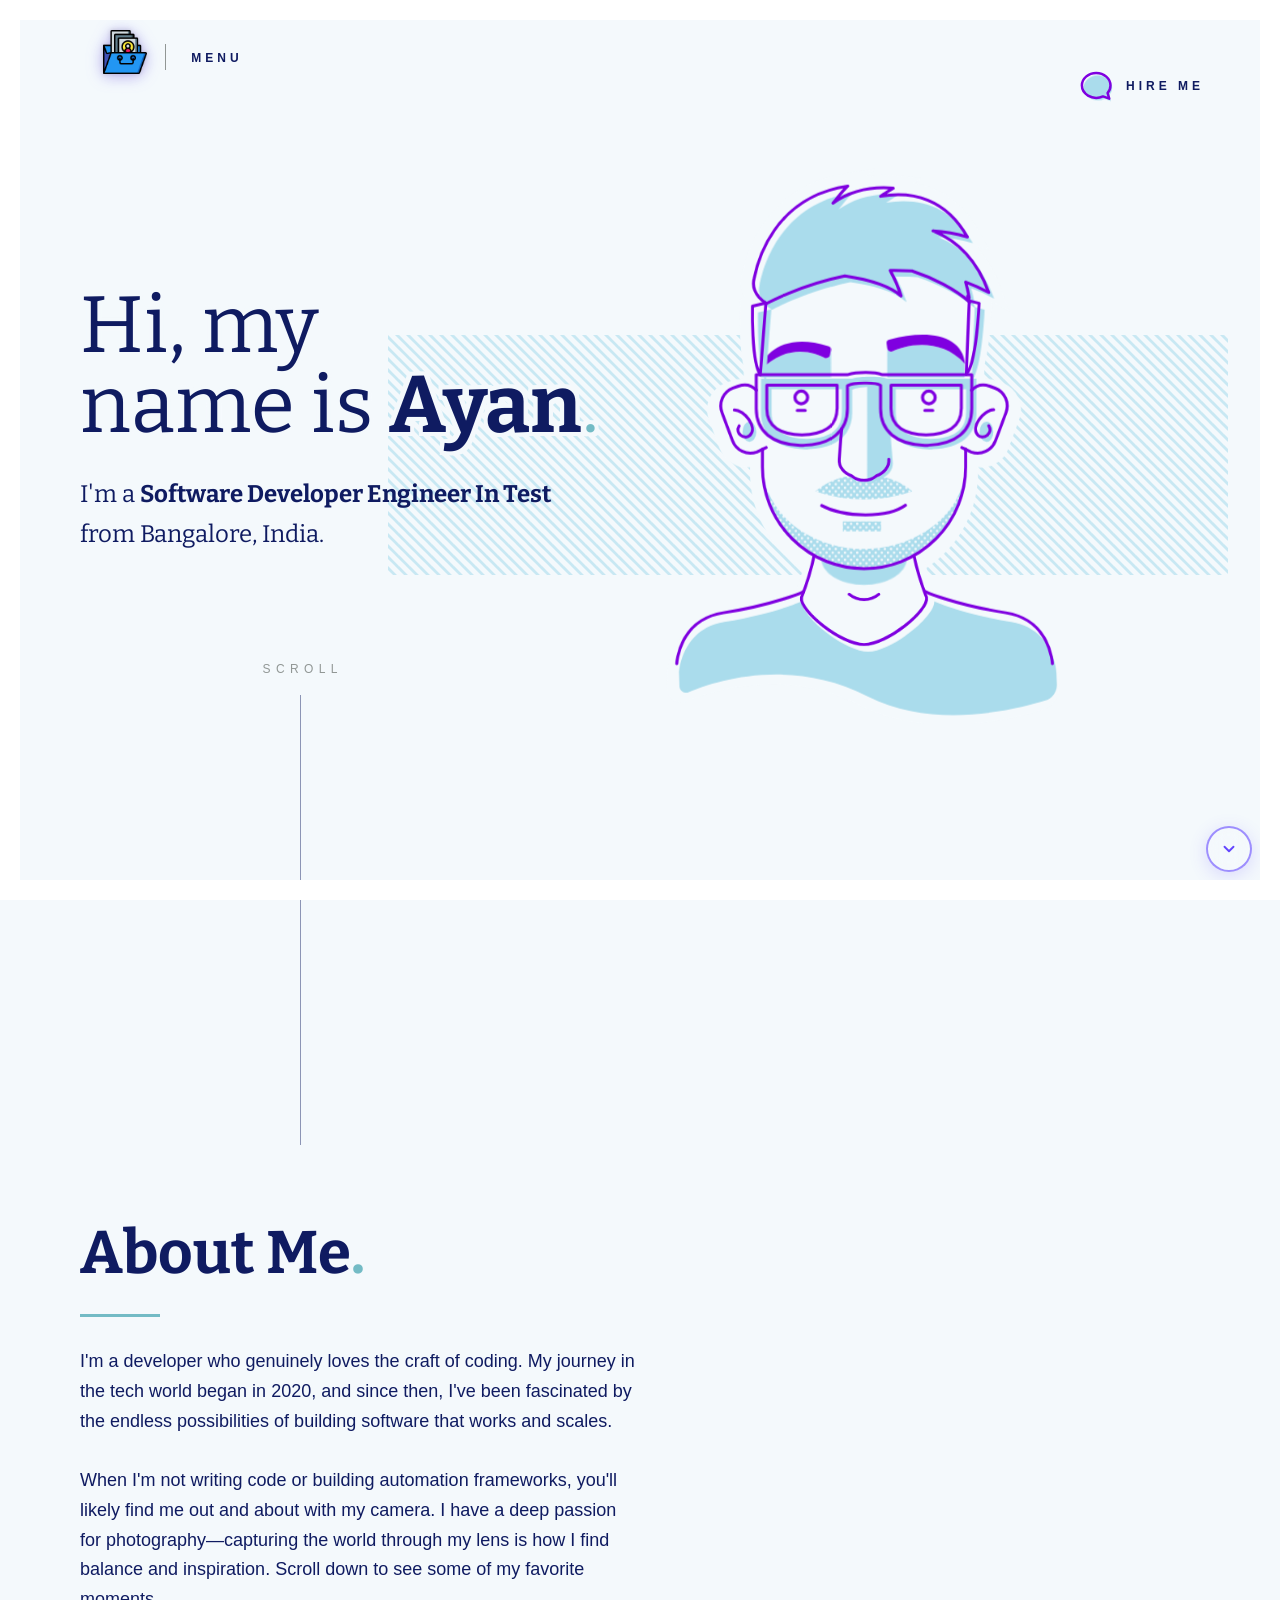
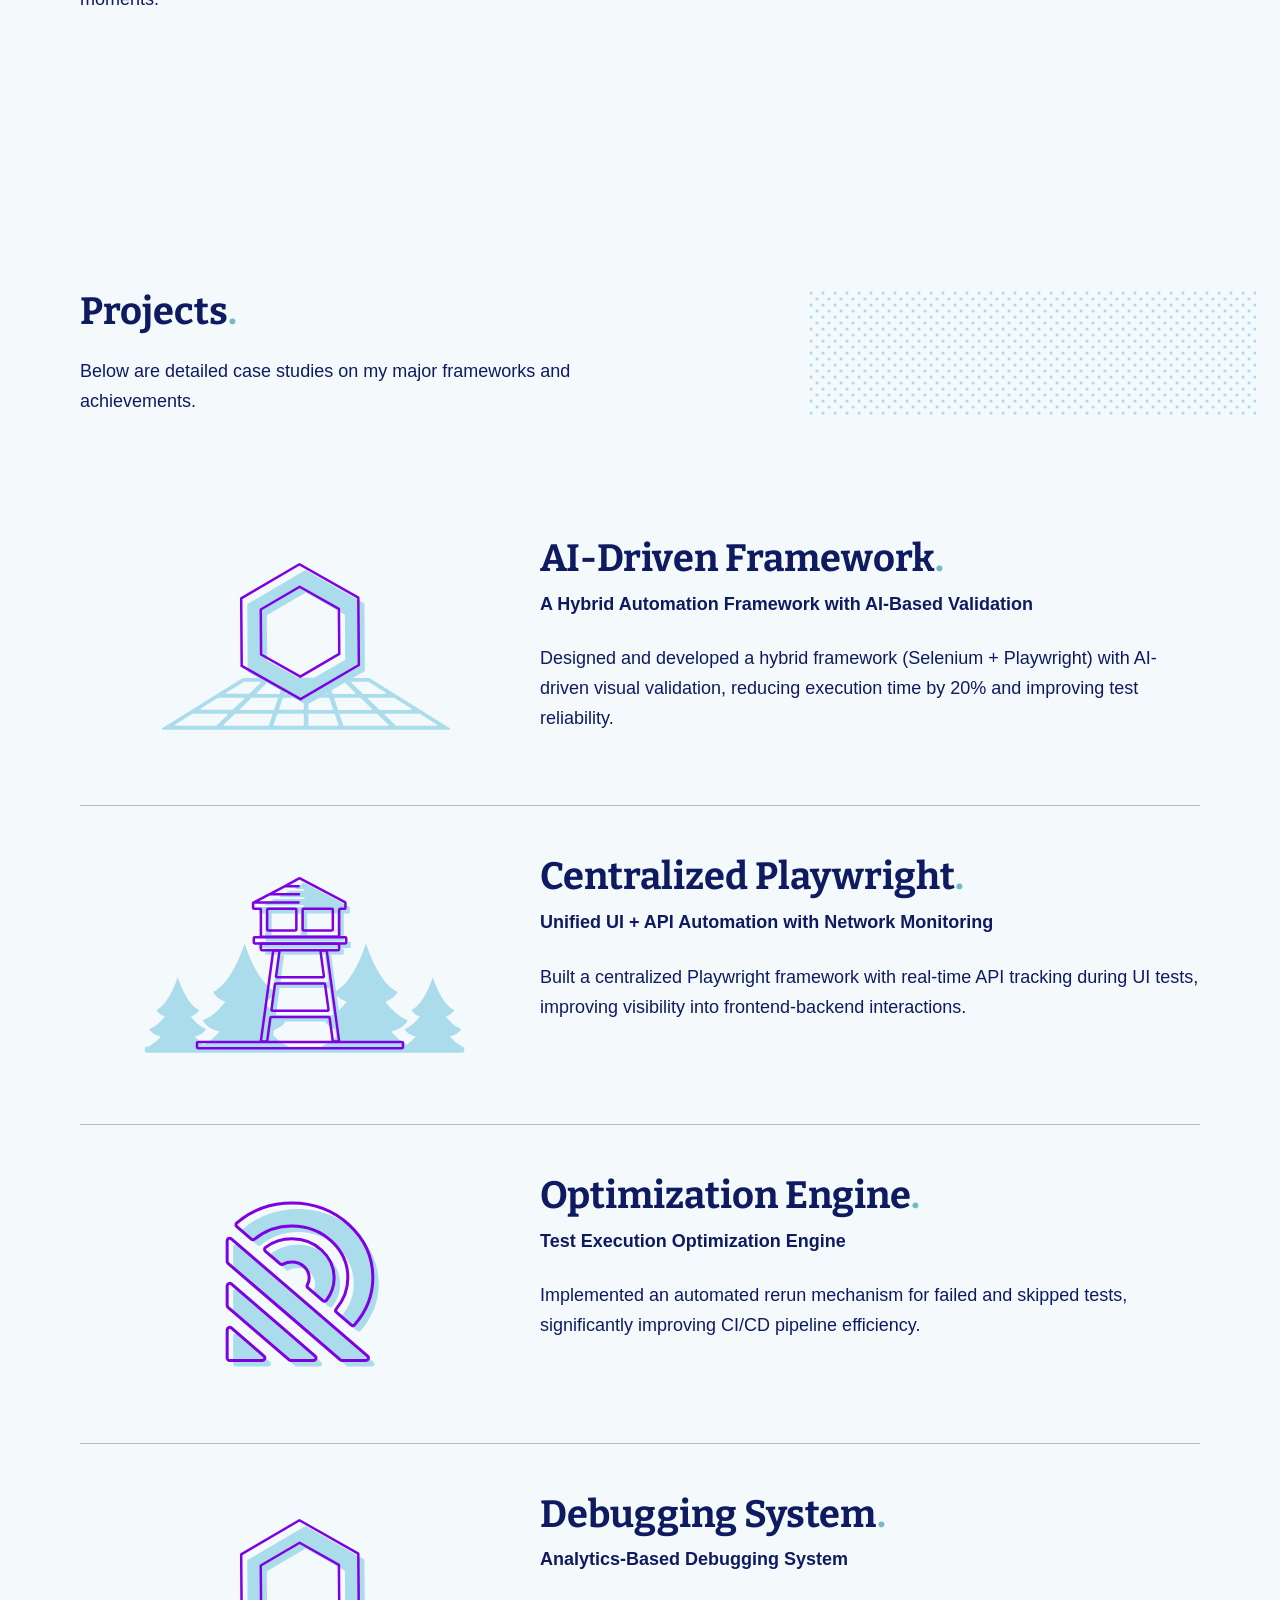
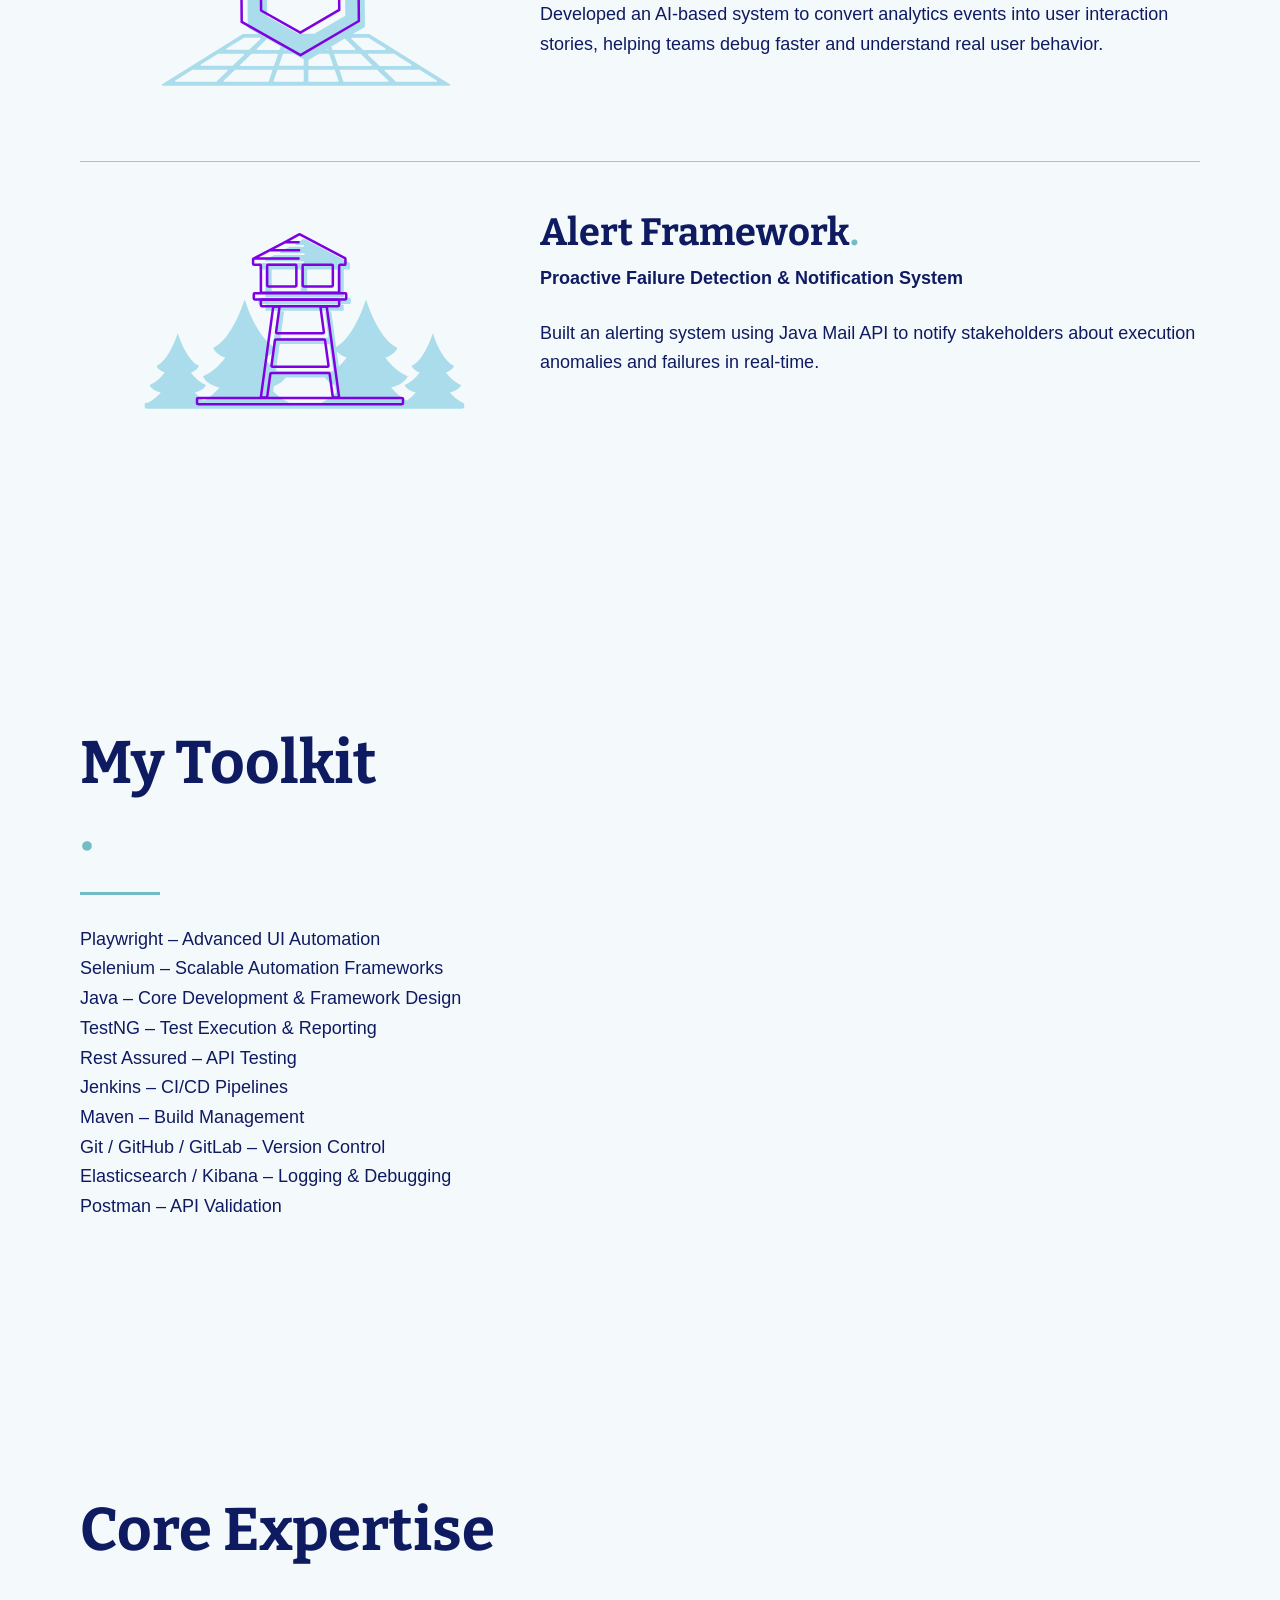
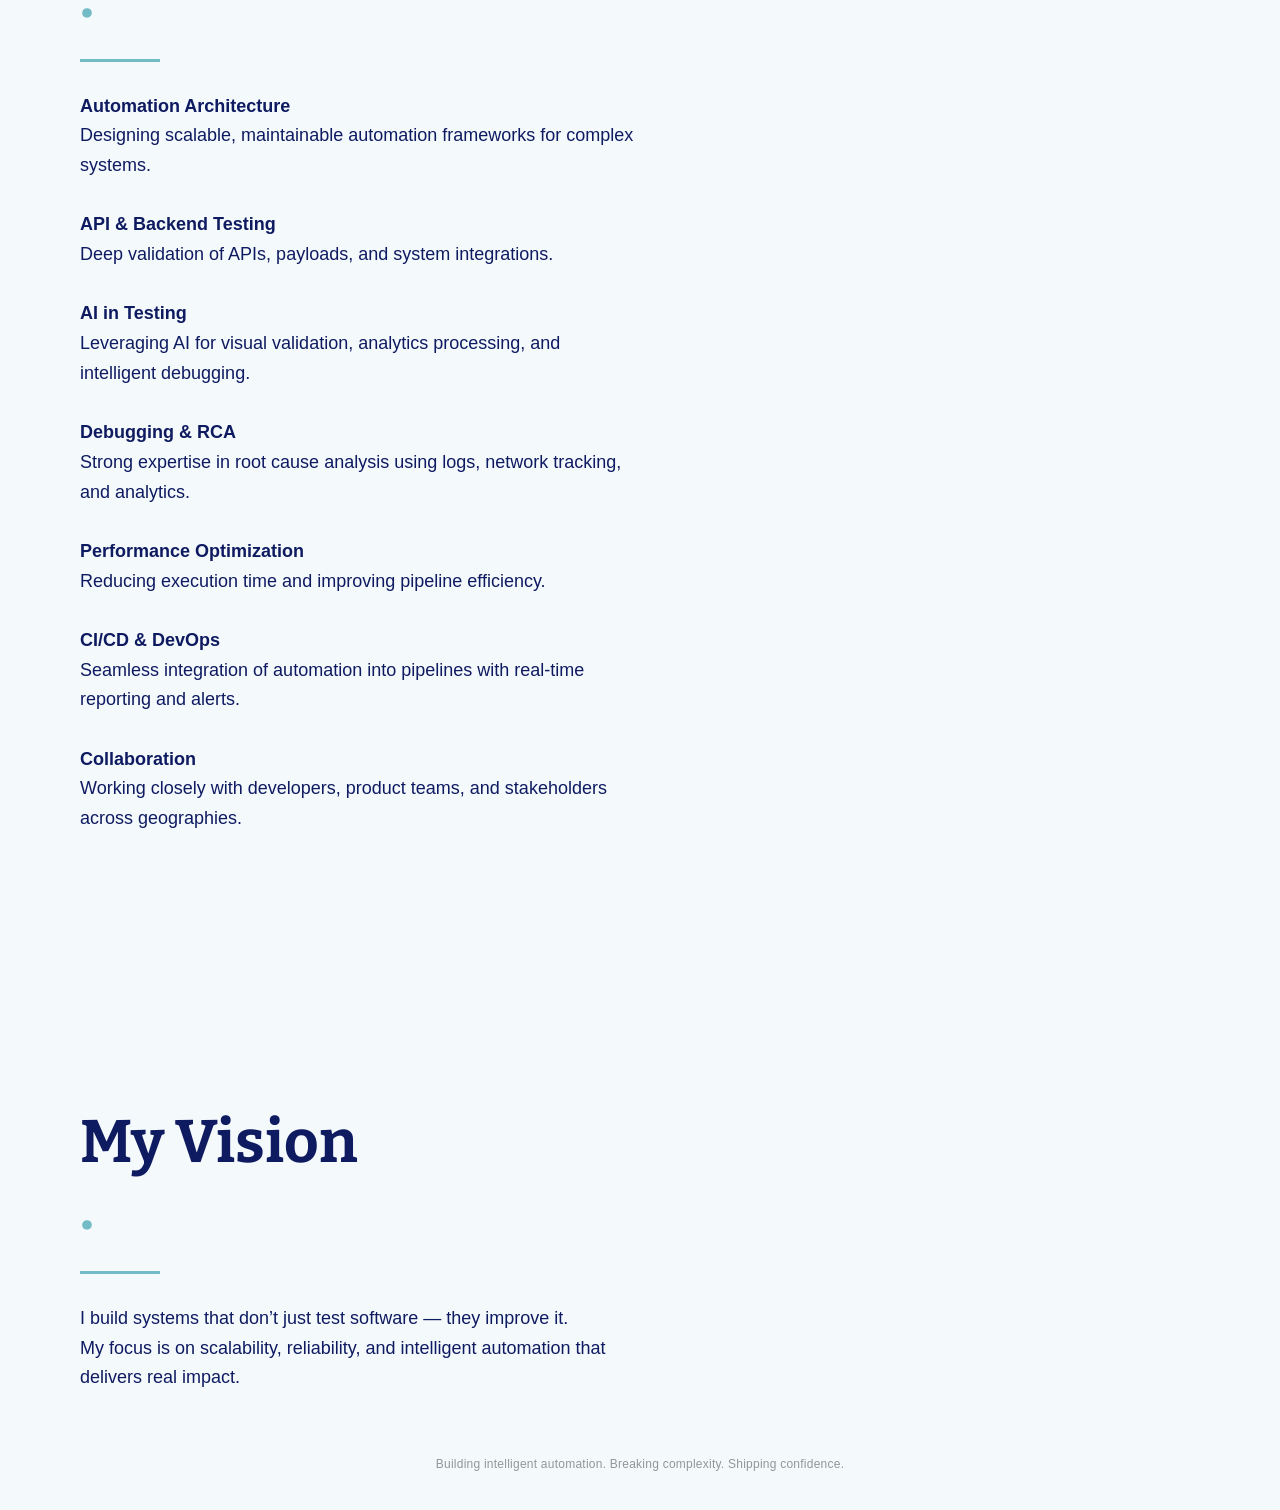
<file: index.html>
<!doctype html><html class="no-js" lang="en"><head><meta charset="UTF-8"><meta name="viewport" content="width=device-width,initial-scale=1"><meta http-equiv="X-UA-Compatible" content="ie=edge"><title>Ayan Ray - SDET & Automation Architect</title><meta name="description" content="Ayan Ray is a Senior SDET specialized in building scalable, AI-driven automation frameworks and optimizing CI/CD pipelines."><meta name="theme-color" content="#aadcec"><meta name="color-scheme" content="only light"><link rel="apple-touch-icon" sizes="180x180" href="./assets/img/apple-touch-icon.png"><link rel="icon" type="image/png" sizes="32x32" href="./assets/img/favicon-32x32.png"><link rel="icon" type="image/png" sizes="16x16" href="./assets/img/favicon-16x16.png"><link rel="icon" type="image/png" href="./assets/img/favicon.ico"><meta property="og:site_name" content="Ayan Ray - Portfolio"><meta property="og:type" content="website"><meta property="og:locale" content="en_IN"><meta property="og:url" content="https://storage.googleapis.com/ayan-ray-portfolio/index.html"><meta property="og:title" content="Ayan Ray - Senior SDET Portfolio"><meta property="og:description" content="Senior SDET specialized in building scalable, AI-driven automation frameworks and optimizing CI/CD pipelines."><meta property="og:image" content="https://storage.googleapis.com/ayan-ray-portfolio/assets/img/custom/portfolio.png"><meta name="twitter:card" content="summary_large_image"><meta name="twitter:image" content="https://storage.googleapis.com/ayan-ray-portfolio/assets/img/custom/portfolio.png"><link href="./feed.xml" rel="alternate" type="application/rss+xml" title="RSS Feed"><script>document.querySelector('html').classList.add('js');
    document.querySelector('html').classList.remove('no-js');</script><link href="https://fonts.googleapis.com/css?family=Bitter:400,700&display=swap" rel="stylesheet"><link rel="stylesheet" href="./assets/css/styles.css"><style id="theme">:root{--bg:#f4f9fc;--line:#7f00e0;--fill:#aadcec;--text:#0f1b61;--subtext:#73bbc5;--duo:#aadcec}.stripes{background-image:url("data:image/svg+xml,%3Csvg xmlns='http://www.w3.org/2000/svg' viewBox='0 0 22.93 22.93'%3E%3Cpolygon fill='%23aadcec' points='0 8.18 14.75 22.93 22.74 22.93 0 0.19 0 8.18'/%3E%3Cpolygon fill='%23aadcec' points='22.93 8.37 22.93 0.38 22.56 0 14.56 0 22.93 8.37'/%3E%3C/svg%3E");background-size:11px;opacity:.6}.dots{background-image:url("data:image/svg+xml,%3Csvg version='1.1' id='Layer_1' xmlns='http://www.w3.org/2000/svg' xmlns:xlink='http://www.w3.org/1999/xlink' x='0px' y='0px' viewBox='0 0 22.9 22.9' style='enable-background:new 0 0 22.9 22.9;' xml:space='preserve'%3E%3Ccircle fill='%23aadcec' class='st0' cx='5.7' cy='5.9' r='3'/%3E%3Ccircle fill='%23aadcec' class='st0' cx='17.2' cy='17.2' r='3'/%3E%3C/svg%3E%0A");background-size:12px}</style></head><body><script>
// Percentage Counter Logic
document.addEventListener("DOMContentLoaded", function() {
  var counter = document.getElementById("percentage-counter");
  var loader = document.getElementById("percentage-loader");
  
  if (!counter || !loader) return;

  var count = 0;
  // We want to count up to 100 over a chosen duration, say ~1.2s
  var duration = 1200;
  var intervalTime = duration / 100;
  
  var interval = setInterval(function() {
    count++;
    counter.textContent = count + "%";
    
    if (count >= 100) {
      clearInterval(interval);
      // Brief pause at 100%
      setTimeout(function() {
        loader.classList.add('hide');
        
        // Let main.js handle the reveal, but we can also trigger reveals manually if needed
        document.documentElement.classList.remove('is-loading');
        document.querySelectorAll('[data-reveal]').forEach(function(el) {
          el.classList.add(el.dataset.reveal);
          delete el.dataset.reveal;
        });
        document.querySelectorAll('.reveal-content').forEach(function(el) {
          el.style.opacity = '1';
          el.style.transform = 'none';
        });

        // remove element from DOM after transition
        setTimeout(function() { loader.remove(); }, 800);
      }, 300);
    }
  }, intervalTime);
});
</script>
<style>
/* ── Percentage Loader Animation ───────────────────────────── */
.percentage-loader {
  position: fixed;
  inset: 0;
  background: #f4f9fc;
  z-index: 999999;
  display: flex;
  align-items: flex-end;
  justify-content: flex-end;
  padding: 4vw;
  transition: transform 0.8s cubic-bezier(0.85, 0, 0.15, 1), opacity 0.8s ease;
}
.percentage-loader.hide {
  transform: translateY(-100%);
  opacity: 0;
  pointer-events: none;
}
.percentage-number {
  font-family: 'Helvetica Neue', Helvetica, Arial, sans-serif;
  font-size: 10vw;
  font-weight: 900;
  color: #0f1b61;
  letter-spacing: -0.02em;
  line-height: 1;
}
</style>

<a class="skip-link u-vhide" href="#main-content">Skip to content</a>
<div id="percentage-loader" class="percentage-loader"><div class="percentage-number" id="percentage-counter">0%</div></div><div class="pagewrap"><div class="mainnav"><div class="logo-wrap"><a href="./index.html" data-rekishi-skip="true"><span class="u-vhide">Back to the homepage</span> <span class="logo js-logo"><img src="./assets/img/custom/portfolio.png" alt="Ayan Ray" style="height:44px;width:auto;display:block;object-fit:contain;"></span></a></div><div class="menu-link"><button class="menu-link__trigger js-menu-trigger" aria-expanded="false" aria-controls="main-menu"><span class="menu-link__mask"><span class="menu-link__label menu-link__label--close js-menu-label-close" aria-hidden="true">Close</span> <span class="menu-link__label menu-link__label--open js-menu-label-open" aria-hidden="false">Menu</span></span></button></div><a class="hire-me" href="mailto:rayayan1947@gmail.com?subject=🤘 Hi Ayan, I\'d like to hire you" data-config-href="menu.hire_me_link"><div class="shade" data-drift="-4 -6" data-drift-center="y"><svg xmlns="http://www.w3.org/2000/svg" viewBox="0 0 60 60"><path class="filled-path" d="M30.78,9.87c13.52,0,24.46,9.58,24.46,21.41a19.4,19.4,0,0,1-5,12.95h0l2.9,9.82L42.37,50.1h0a27.51,27.51,0,0,1-11.59,2.58,26.84,26.84,0,0,1-14-3.86C10.42,45,6.24,38.52,6.24,31.2,6.24,19.53,17.26,9.87,30.78,9.87Z"/></svg></div><div class="main"><svg xmlns="http://www.w3.org/2000/svg" viewBox="0 0 60 60"><path class="stroke-path" d="M27.78,5.87c13.52,0,24.46,9.58,24.46,21.41a19.4,19.4,0,0,1-5,12.95h0l2.9,9.82L39.37,46.1h0a27.51,27.51,0,0,1-11.59,2.58,26.84,26.84,0,0,1-14-3.86C7.42,41,3.24,34.52,3.24,27.2,3.24,15.53,14.26,5.87,27.78,5.87Z"/></svg></div>Hire me</a></div><div class="main-menu js-menu" id="main-menu"><div class="main-menu__mask"></div><div class="main-menu__flyout"><div class="main-menu__inr wrap"><ul class="social-links"><li class="social-links__item"><a class="social-links__link social-links__link--gh" href="https://github.com/ayanrayrocks" rel="noopener noreferrer" target="_blank">Visit my GitHub</a></li><li class="social-links__item"><a class="social-links__link social-links__link--li" href="https://www.linkedin.com/in/ayan-ray-69ba77141/" rel="noopener noreferrer" target="_blank">Connect on LinkedIn</a></li><li class="social-links__item"><a class="social-links__link social-links__link--email" href="mailto:rayayan1947@gmail.com" rel="noopener noreferrer" target="_blank">Send me an Email</a></li></ul><ul class="main-menu__links primary-links"><li class="primary-links__item"><a aria-current="page" class="primary-links__link t-primary" href="./index.html" data-rekishi-skip="true" aria-describedby="desc_home" data-config="menu.item_home">Home</a> <span id="desc_home" class="primary-links__summary">Back to the home page.</span></li><li class="primary-links__item"><a aria-current="page" class="primary-links__link t-primary" href="./work.html" data-rekishi-skip="true" aria-describedby="desc_work" data-config="menu.item_work">Work</a> <span id="desc_work" class="primary-links__summary">My featured projects.</span></li><li class="primary-links__item"><a class="primary-links__link t-primary" href="./about.html" data-rekishi-skip="true" aria-describedby="desc_about" data-config="menu.item_about">About</a> <span id="desc_about" class="primary-links__summary">A little about me and my background.</span></li></ul></div></div></div><main id="main-content" class="page-body page-body--header" tabindex="-1"><svg style="position:absolute;top:-900px;left:-900px;clip:rect(0,0,0,0)"><filter id="duotone_filter"><feColorMatrix type="matrix" result="grayscale" values="1 0 0 0 0
                  1 0 0 0 0
                  1 0 0 0 0
                  0 0 0 1 0"/><feComponentTransfer color-interpolation-filters="sRGB" result="duotone"><feFuncR type="table" tableValues="-0.054901960784313725 0.7647058823529411"></feFuncR><feFuncG type="table" tableValues="0.32941176470588235 0.9647058823529412"></feFuncG><feFuncB type="table" tableValues="0.45098039215686275 1.0274509803921568"></feFuncB><feFuncA type="table" tableValues="0 1"></feFuncA></feComponentTransfer></filter></svg><div class="section"><div style="position:relative" data-prlx="0 -0.125"><div class="avatar-bg"><div class="avatar-wrap"><div class="bar-outer" data-prlx="0 -0.175"><div class="bar stripes" data-drift-center="x" data-drift="-10 -10"></div></div><div class="avatar avatar--intro avatar--ready"><svg class="base" viewBox="0 0 702 726"><defs><clipPath id="clip--chin"><path class="svg-blank" d="M351,538.29a133.13,133.13,0,0,1-53.48-11.11v70.14H404.49V527.18A133.22,133.22,0,0,1,351,538.29Z"/></clipPath><clipPath id="clip--eyebrow-l"><rect class="svg-blank" x="224.5" y="213.67" width="87.98" height="87.98"/></clipPath><clipPath id="clip--eyebrow-r"><rect class="svg-blank" x="376.36" y="220.19" width="98.52" height="85.33"/></clipPath><pattern id="pattern--stubble" data-name="SVGID 4 " width="83.3" height="97.7" patternTransform="matrix(0.09, 0, 0, -0.09, -7212.72, 6963.89)" patternUnits="userSpaceOnUse" viewBox="0 0 83.3 97.7"><rect class="svg-blank" width="83.3" height="97.7"/><rect class="svg-blank" width="83.3" height="97.7"/><rect class="svg-fill" x="41.6" y="-24.5" width="83.3" height="48.9"/><circle class="svg-bg" cx="66.3" cy="-0.3" r="17"/><rect class="svg-fill" x="-41.7" y="-24.5" width="83.3" height="48.9"/><rect class="svg-fill" y="24.3" width="83.3" height="48.9"/><circle class="svg-bg" cx="24.6" cy="48.6" r="17"/><rect class="svg-fill" x="41.6" y="73.2" width="83.3" height="48.9"/><circle class="svg-bg" cx="66.3" cy="97.4" r="17"/><rect class="svg-fill" x="-41.7" y="73.2" width="83.3" height="48.9"/></pattern></defs></svg><div class="avatar__animwrap"><div class="layer"><div class="layer head__rotation"><svg viewBox="0 0 702 726"><path class="bgmask mask__head" d="M539.56,330a34.69,34.69,0,0,0-19.39-18.39l-6.88-2.53a33.49,33.49,0,0,0-15.39-2.32V294h-1c2.83-9.45,5.16-22.14,7.05-38.3,2.38-20.48,3.18-39.58,3.21-40.4l.09-2.22,21,11.38-9.74-27.08c-7.53-20.95-17.9-38.58-31-52.75l16.93,5.19-13.62-24C472.1,92.65,445,73.13,411.47,68.2l10.84-6.61-33.48-2.85a140.09,140.09,0,0,0-34.67,1.18l9.89-9.21-35.32,5.42C286,62.69,252.41,82.93,229,116.29c-17.63,25.13-24.75,51.62-27.45,65.3a34.93,34.93,0,0,0,4.26,26.67l-6.33,1.49-.19,8.5c-.21,9.27-.74,50.19,5.12,75.75h-.32v12.78a33.55,33.55,0,0,0-15.44,2.31l-6.8,2.5-.11,0a34.93,34.93,0,0,0-20.16,45c3.32,9,9.87,26.53,13.2,35.41a35.1,35.1,0,0,0,37.06,22.55v6.74c0,76.73,62.42,139.17,139.17,139.18S490.19,498.06,490.2,421.32V414.6a35.11,35.11,0,0,0,36.9-22.54c3.34-8.91,9.87-26.41,13.19-35.37A34.69,34.69,0,0,0,539.56,330Z"/></svg></div><div><svg viewBox="0 0 702 726"><g class="backgroundMask"><path class="bgmask mask__shoulders" d="M588.92,668.08a85,85,0,0,0-8.71-31.4c-7.52-15-23-34-54.27-39.1-45.62-7.42-75.42-17.86-87.34-22.57-3.41-9.62-9.35-27.46-12.91-44.29A11,11,0,0,0,408.62,524H295.42a11,11,0,0,0-17.06,6.72,368.9,368.9,0,0,1-12.06,41.84l-.62.28c-5.72,2.55-37,15.71-92.58,24.74-31.23,5.08-46.75,24.07-54.27,39.1a85.13,85.13,0,0,0-8.7,31.4l0,.35.61,17a17.1,17.1,0,0,0,17.66,16.45,16.83,16.83,0,0,0,6-1.33,277.13,277.13,0,0,1,82.46-20c45.92-3.82,89.17,4.51,128.55,24.76,34.77,17.85,73,23.82,108.61,23.82,48.52,0,92.08-11.09,115.1-18.24a29,29,0,0,0,20.31-28.66Z"/></g><g class="shoulders"><path class="shading svg-fill" d="M585.93,665.46s-2.24-53.35-55.43-62c-54-8.78-86-21.62-93.73-24.93,1,18-52,61.2-80.63,61.2h-.21c-28.89,0-82.53-43.93-80.59-61.67-5.25,2.34-37.82,16.14-94.79,25.4-53.2,8.66-55.43,62-55.43,62l.59,16.67a8.07,8.07,0,0,0,11.2,7.15c30.86-13,123.49-43.91,218.61,5,80,41.08,180,16.46,216.92,5a19.94,19.94,0,0,0,14-19.74Z"></path><path d="M426.35,566.53s33.95,15.6,97.85,25.75c54.46,8.66,56.75,62,56.75,62" class="svg-stroke"></path><path d="M277,566.53s-34,15.6-97.85,25.75c-54.46,8.66-56.75,62-56.75,62" class="svg-stroke"></path></g><g class="neck"><g class="mask mask--chin"><path class="neck__shadow svg-fill" d="M298.68,462v65.2c1.52,17.26,24.37,31,52.33,31s50.78-13.71,52.3-31h.08V462Z"/></g><path class="svg-stroke" d="M290.14,522.34c-5.23,24.68-15.39,51.07-15.39,51.07-3.19,16,48.49,57.59,76.17,57.59h.2c27.68,0,79.36-41.62,76.17-57.59,0,0-10.16-26.39-15.38-51.08"/><path class="neck__adamsapple svg-stroke" d="M332.93,569.71a28.43,28.43,0,0,0,36.14,0"/></g></svg></div></div><div class="head layer"><div class="head__y"><div class="head__yaw"><div class="head__rotation"><div class="shading face-tilt"><svg id="" class="" viewBox="0 0 702 726"><ellipse class="svg-fill" cx="211.09" cy="371.36" rx="8.4" ry="12.43"/><ellipse class="svg-fill" cx="500.51" cy="371.36" rx="8.4" ry="12.43"/></svg></div><div class="beard"><svg id="" class="" viewBox="0 0 702 726"><path class="beard__tache svg-pattern" d="M365.9,425.2a23.71,23.71,0,0,1-29.83,0c-25.53,1.6-44.4,18.82-44.4,18.82A187.24,187.24,0,0,0,410,444S391.3,426.82,365.9,425.2Z"/><path class="beard__chin svg-pattern" d="M351,514.25h0c-68.51,0-124-46.38-124-103.6v3.58A124.06,124.06,0,0,0,351,538.29h0A124.06,124.06,0,0,0,475.08,414.23v-3.58C475.08,467.87,419.54,514.25,351,514.25Z"/><rect class="beard__lip svg-pattern" x="325.2" y="480.7" width="46.65" height="12.1"/></svg></div><div class="eyebrows face-tilt"><div class="eyebrow eyebrows__left"><svg id="" class="" viewBox="0 0 702 726"><path class="svg-fill" d="M302.61,286.93C290,280.19,257.47,268.87,225,301.6v75.56h85.51V277.83l-1,5.81A4.8,4.8,0,0,1,302.61,286.93Z"/><path class="brow svg-fill-stroke" d="M310.54,277.83l-1,5.81a4.8,4.8,0,0,1-7,3.29c-12.68-6.77-45.49-18.19-78.11,15.2,1.65-17.62,28.26-47.23,83-29.23A4.37,4.37,0,0,1,310.54,277.83Z"/></svg></div><div class="eyebrow eyebrows__right"><svg id="" class="" viewBox="0 0 702 726"><path class="svg-fill" d="M386.13,276.58a4.74,4.74,0,0,1-6.72-3.33v85.5h94.43V291.64C442.9,257.6,399,270.43,386.13,276.58Z"/><path class="brow svg-fill-stroke" d="M378.58,267.19l.78,5.81a4.74,4.74,0,0,0,6.77,3.58c13-6.2,57.4-19.17,88.37,15.77-3.29-35.13-44.14-43.45-92.72-29.9A4.33,4.33,0,0,0,378.58,267.19Z"/></svg></div><div class="browmask"><svg id="" class="" viewBox="0 0 702 726"><path class="bgmask" d="M375.2,305c-4.7-1.7-11.5-2.8-21-2.8-4.6,0-14.8.3-23.2,2.8H216.1v42.9c0,28.4,20.2,45.1,55.6,46.2v.1h3.8V394c35.4-1.1,55.6-17.8,55.6-46.2V319c2.5-1.4,9.9-3.4,21-3.6,12.1-.3,18.8,1.7,20.8,3v29.5c0,28.4,20.2,45.1,55.6,46.2v.1h3.8V394c35.4-1.1,55.6-17.8,55.6-46.2V305Z"/><path class="svg-fill" d="M498.27,222.15l-11.87-3c-.71-2-1.44-4-2.13-5.9.68.68,1.26,1.35,1.94,2a169.32,169.32,0,0,0-4.45-19.16,212.14,212.14,0,0,1,28.16,12.68c-14.52-40.36-39.2-63.5-68-75.11a175.25,175.25,0,0,1,42,7.45C457.56,94.72,417.39,84.84,378,91.52c4.55-3.1,9.78-6.39,15.49-9.87-31.84-2.71-55.85,5.9-73.66,18.2,5-5.52,11-14.33,18-20.81C247.63,92.88,227.69,171,223.53,192.28c-4.77,19.32,15.49,30.1,15.49,30.1s39.68-22.17,95.33-33.69c25.65,3.88,52.46,10,68.72,24.49A167.64,167.64,0,0,0,389.71,182c8.71-.1,17.62,0,26.62.58,25.47,8.3,52.25,22.14,69.88,37.55-.24,6.42-1.59,42.5-3.55,86.33H379.26c-4.55-1.64-11.13-2.71-20.32-2.71-4.46,0-14.33.29-22.46,2.71H231.39c3.58-48,6.56-84.68,6.56-84.68l-16.35,3.87s-1.39,61.69,7.91,80.81h-4.24V348c0,27.49,19.55,43.65,53.82,44.72v.1h3.67v-.2c34.27-1.06,53.82-17.23,53.82-44.71V320c2.26-1.26,8.68-3,18.29-3.42V434.29c.32,0,
                        .64,0,1,0a23.66,23.66,0,0,0,15.1-5.42c9.48-3.2,15.87-11.13,15.19-20.23l-3-37.53c8.24,13.26,24.64,20.84,47.72,21.56v.1h3.68v-.2c34.26-1.06,53.81-17.23,53.81-44.71V306.48h-4C495.64,288.65,498.27,222.15,498.27,222.15ZM324,348h-.1c0,11.13-4,19.07-12.1,24.39-7.16,4.75-17.81,7.36-30.78,7.55-13-.19-23.61-2.8-30.78-7.55-8.13-5.32-12.09-13.35-12.09-24.39V319.26H324Zm151.66,0h-.1c0,11.13-4,19.07-12.1,24.39-7.16,4.75-17.8,7.36-30.77,7.55-13-.19-23.62-2.8-30.78-7.55-8.13-5.32-12.1-13.35-12.1-24.39V319.26h85.85Z"/></svg></div></div><div class="ears"><div class="ears__left"><svg id="" class="" viewBox="0 0 702 726"><path class="svg-stroke" d="M231.57,390.59l-11.43,5.32a23.19,23.19,0,0,1-29.71-13.74c-3.19-8.52-9.58-25.65-12.77-34.26A23.15,23.15,0,0,1,191,318l6.58-2.42c8.91-3.39,15.78-1.64,22,4.94"/><path class="svg-stroke" d="M198.66,364c-6,9.3,6.92,17.76,13.06,11.62,9.88-9.88-6.9-31.17-19.06-31.17"/></svg></div><div class="ears__right"><svg id="" class="" viewBox="0 0 702 726"><path class="svg-stroke" d="M482.36,320.52c6.2-6.58,13.07-8.33,22-4.94l6.59,2.42a23.15,23.15,0,0,1,13.35,29.91c-3.19,8.61-9.58,25.74-12.77,34.26a23.2,23.2,0,0,1-29.72,13.74l-11.42-5.32"/><path class="svg-stroke" d="M509.27,344.42c-12.16,0-28.94,21.29-19.07,31.17,6.15,6.14,19.07-2.32,13.07-11.62"/></svg></div></div><div class="nose face-tilt"><svg id="" class="" viewBox="0 0 702 726"><path class="nose__breath svg-stroke" d="M323.63,367.83l-2.93,37c-.67,9.1,5.72,17,15.2,20.23a23.74,23.74,0,0,0,30.2,0c9.39-3.2,15.87-11.13,15.19-20.23"/></svg></div><div class="face-tilt"><div class="mouth"><svg id="" class="" viewBox="0 0 702 726"><path class="svg-stroke" d="M300.33,467.31c25.75,8.49,90,6.12,99.4-8.42"/></svg></div></div><div class="hair face-tilt"><svg id="" class="" viewBox="0 0 702 726"><path class="svg-stroke" d="M409.55,174.85c25.85,8.42,53,22.56,70.66,38.23-.87-2.61-1.84-5.12-2.71-7.54.68.67,1.26,1.35,1.93,2A170,170,0,0,0,475,188.4a214.86,214.86,0,0,1,28.17,12.68c-14.52-40.36-39.2-63.49-68-75.1a174.68,174.68,0,0,1,42,7.45C450.79,87,410.62,77.1,371.23,83.78c4.55-3.1,9.77-6.39,15.48-9.87-31.84-2.71-55.84,5.9-73.65,18.19,5-5.51,11-14.32,18-20.81-90.2,13.84-110.14,92-114.3,113.24-4.77,19.33,15.48,30.1,15.48,30.1s39.68-22.16,95.34-33.68c25.64,3.87,52.45,10,68.71,24.49a168.73,168.73,0,0,0-13.35-31.17C391.65,174.18,400.55,174.27,409.55,174.85Z"/><path class="svg-stroke" d="M475.78,301c12.82-13.38,15.71-86.6,15.71-86.6l-12-3S478,251.56,475.78,301Z"/><path class="svg-stroke" d="M231.18,214.05l-16.36,3.87s-1.55,68.82,9.58,83.63C228.08,252.19,231.18,214.05,231.18,214.05Z"/></svg></div><div class="eyes face-tilt"><div class="eyes__x"><div class="eyes__y"><div class="eyes__left eye"><svg id="" class="" viewBox="0 0 702 726"><line class="eye__lid svg-stroke" x1="269.51" y1="345.29" x2="279.28" y2="345.29"/><path class="eye__dot svg-fill-stroke" d="M274.44,323.52a5.81,5.81,0,1,1-5.81,5.8,5.82,5.82,0,0,1,5.81-5.8m0-3.87a9.68,9.68,0,1,0,9.68,9.67,9.71,9.71,0,0,0-9.68-9.67Z"/></svg></div><div class="eyes__right eye"><svg id="" class="" viewBox="0 0 702 726"><line class="eye__lid svg-stroke" x1="425.23" y1="345.29" x2="435.01" y2="345.29"/><path class="eye__dot svg-fill-stroke" d="M430.17,323.52a5.81,5.81,0,1,1-5.81,5.8,5.83,5.83,0,0,1,5.81-5.8m0-3.87a9.68,9.68,0,1,0,9.68,9.67,9.71,9.71,0,0,0-9.68-9.67Z"/></svg></div></div></div><svg id="" class="" viewBox="0 0 702 726"><path class="eyes__glasses svg-stroke" d="M373.45,301.64c-4.55-1.64-11.13-2.71-20.32-2.71-4.45,0-14.33.29-22.46,2.71H219.47v41.53c0,27.48,19.55,43.65,53.81,44.71v.1H277v-.2c34.26-1.06,53.81-17.22,53.81-44.71V315.19c2.42-1.35,9.58-3.29,20.33-3.48,11.71-.29,18.19,1.65,20.13,2.9v28.56c0,27.48,19.55,43.65,53.81,44.71v.1h3.68v-.2c34.26-1.06,53.81-17.22,53.81-44.71V301.64Zm-55.36,41.53c0,11.13-4,19.06-12.1,24.39-7.16,4.74-17.81,7.35-30.77,7.54-13-.19-23.62-2.8-30.78-7.54-8.13-5.33-12.1-13.36-12.1-24.39V314.42h85.85v28.75Zm151.67,0c0,11.13-4,19.06-12.1,24.39-7.17,4.74-17.81,7.35-30.78,7.54-13-.19-23.62-2.8-30.78-7.54C388,362.23,384,354.2,384,343.17V314.42h85.85v28.75Z"/></svg></div><div class="chin"><svg id="" class="" viewBox="0 0 702 726"><path class="svg-stroke" d="M227,392.74v21.49A124.06,124.06,0,0,0,351,538.29h0A124.06,124.06,0,0,0,475.08,414.23V392.5"/></svg></div></div></div></div></div></div></div></div></div></div><header class="page-header page-header--masthead"><div class="page-header__inr"><div class="page-header__content" data-reveal="is-onscreen" data-prlx="0 0.25"><h1 class="page-header__title lh-tight t-primary t-outline" data-config="hero.title_main">Hi, my &#8203;<br>name is <b>Ayan</b><span class="dot">.</span></h1><p class="page-header__lede lh-loose t-primary u-hide:s u-hide:m" data-config="hero.subtitle">I'm a <b>Software Developer Engineer In Test</b> from Bangalore, India.</p><span class="page-header__scroll" aria-hidden="true"><span><span>S</span> <span>c</span> <span>r</span> <span>o</span> <span>l</span> <span>l</span></span></span></div></div></header><div class="panels" data-reveal="is-onscreen"><div class="panels__main" data-section="about"><div class="article-heading"><h2 class="article-heading__title t-heading t-medium:s t-big:m t-bigger:l" data-config="about.title"><span>About <b>Me</b><span class="dot">.</span></span></h2></div><div class="flow reveal-content"><p data-config="about.description"><span class="u-hide:l">I'm a <b>Software Developer Engineer In Test</b> from Bangalore, India. </span>I'm a developer who genuinely loves the craft of coding. My journey in the tech world began in 2020, and since then, I've been fascinated by the endless possibilities of building software that works and scales.</p></div></div></div><div class="dot-header" data-section="projects"><div class="dot-header__content flow"><h2 class="t-heading t-lede:s t-medium:m t-medium:l" data-config="projects.header_title">Open Source<span class="dot">.</span></h2><p data-config="projects.header_desc">From time to time I like to release open source projects to help the wider web development community. Below are two of my most popular releases.</p></div><div class="dot-header__dots"><div class="dots" data-drift="-6 -10"></div></div></div><div class="project-promo"><div class="project-promo__item project" data-section="projects.project_1"><div class="project__header"><div class="illustration"><svg xmlns="http://www.w3.org/2000/svg" viewBox="0 0 265 170"><path class="svg-bg" d="M229.93,133.58l-53.39-33.29a4.91,4.91,0,0,0-1.07-.49l-.35-47.92-43-24.35-42.62,25,.35,47.21a4.72,4.72,0,0,0-1.41.58L35.07,133.58a4.41,4.41,0,0,0-2,5,4.54,4.54,0,0,0,4.44,3.29H227.44a4.54,4.54,0,0,0,4.44-3.29A4.41,4.41,0,0,0,229.93,133.58ZM172.5,110.1l.12.07h-.81l-.07-.07Zm-80,0h.76l-.07.07h-.81ZM71.29,131.34H58.44l.12-.07H71.37Zm10.95-10.58H75.41l.12-.08h6.78Zm22.6,10.58H87.08l.07-.07h17.72Zm3.65-10.58H98l.07-.08h10.42ZM127,131.34H116.41l0-.07H127Zm-6.89-10.58,0-.08h3.06l.13.08Zm18,10.58v-.07h10.51l0,.07Zm4.07-10.58.12-.08h2.67l0,.08Zm-5.25-21.18h-8.52l-17.62-10-.18-25.17,21.77-12.76,22,12.44.18,25.17Zm19.61,21.1H166.9l.07.08H156.51Zm3.68,10.66,0-.07h17.72l.07.07Zm22.6-10.58-.07-.08h6.78l.11.08Zm11,10.58-.08-.07h12.81l.12.07Z"/></svg><div class="illustration__layer" data-drift="-4 -4"><svg xmlns="http://www.w3.org/2000/svg" viewBox="0 0 265 170"><path class="svg-fill" d="M231.81,140l-53.39-33.28a.64.64,0,0,0-.37-.1H167.51l8-4.66-.33-44.71-39-22.08L97.54,57.78l.33,44.71,7.22,4.1H95a.64.64,0,0,0-.37.1L41.19,140c-.46.29-.21.89.37.89H231.44C232,140.86,232.27,140.26,231.81,140Zm-37-20.18,11.36,7.08c.46.29.21.89-.37.89H185.43a.7.7,0,0,1-.47-.18l-7.33-7.09c-.33-.32,0-.81.47-.81h16.31A.7.7,0,0,1,194.78,119.79Zm-17-10.59,11.36,7.09c.46.28.21.88-.37.88H174.48A.66.66,0,0,1,174,117l-7.33-7.09c-.33-.32-.05-.8.47-.8h10.29A.69.69,0,0,1,177.81,109.2Zm-8.73,7.16c.33.32,0,.81-.47.81H154.47a.62.62,0,0,1-.59-.36l-.64-1.86,8.95-5.25Zm-31,7.49,7.11-4.17h6.15a.6.6,0,0,1,.58.36l2.44,7.09c.11.32-.18.63-.58.63H138.66a.56.56,0,0,1-.61-.5Zm-15.74-7.3.06-.17,1.4.79h-.87C122.5,117.17,122.21,116.86,122.31,116.55Zm28.38,0c.1.31-.19.62-.59.62h-.65l1.21-.71ZM110.75,94.94l-.22-29.8,25.75-15.08,26,14.71.22,29.8-20.51,12H131.3Zm9,20-.65,1.91a.62.62,0,0,1-.59.36H104.39c-.52,0-.8-.49-.47-.81l6.81-6.58Zm-35.94,1.39,11.36-7.09a.69.69,0,0,1,.37-.1h10.29c.52,0,.8.48.47.8L99,117a.66.66,0,0,1-.47.18H84.2C83.62,117.17,83.37,116.57,83.83,116.29Zm-17,10.58,11.36-7.08a.7.7,0,0,1,.37-.11H94.9c.52,0,.8.49.47.81L88,127.58a.7.7,0,0,1-.47.18H67.23C66.65,127.76,66.4,127.16,66.86,126.87Zm9.76,11.47H50.26c-.58,0-.83-.59-.37-.88l11.36-7.09a.79.79,0,0,1,.37-.1H84c.52,0,.8.49.47.81l-7.33,7.09A.7.7,0,0,1,76.62,138.34Zm37.64-7.45L111.82,138a.62.62,0,0,1-.59.36H82.49c-.52,0-.8-.49-.47-.81l7.33-7.08a.66.66,0,0,1,.47-.18h23.86C114.08,130.27,114.37,130.58,114.26,130.89Zm-20.82-3.13c-.52,0-.8-.49-.47-.81l7.33-7.09a.7.7,0,0,1,.47-.18h16.55c.41,0,.7.31.59.63l-2.44,7.09a.62.62,0,0,1-.59.36ZM135,137.85a.56.56,0,0,1-.61.49H115.6c-.4,0-.69-.31-.58-.62l2.44-7.09a.6.6,0,0,1,.59-.36h16.29a.56.56,0,0,1,.61.49Zm-.61-10.09H119.25c-.4,0-.69-.31-.58-.63l2.44-7.09a.6.6,0,0,1,.58-.36h6.52L135,123.5v3.76A.56.56,0,0,1,134.34,127.76Zm23.06,10.58H138.66a.56.56,0,0,1-.61-.49v-7.09a.56.56,0,0,1,.61-.49H155a.6.6,0,0,1,.59.36l2.44,7.09C158.09,138,157.8,138.34,157.4,138.34Zm.13-10.94-2.44-7.09c-.11-.32.18-.63.58-.63h16.56a.7.7,0,0,1,.47.18L180,127c.33.32.05.81-.47.81H158.12A.62.62,0,0,1,157.53,127.4Zm33,10.94H161.77a.62.62,0,0,1-.59-.36l-2.44-7.09c-.11-.31.18-.62.58-.62h23.86a.66.66,0,0,1,.47.18l7.33,7.08C191.31,137.85,191,138.34,190.51,138.34Zm32.23,0H196.38a.7.7,0,0,1-.47-.17l-7.33-7.09c-.33-.32-.05-.81.47-.81h22.33a.79.79,0,0,1,.37.1l11.36,7.09C223.57,137.75,223.32,138.34,222.74,138.34Z"/></svg></div><div class="illustration__layer"><svg xmlns="http://www.w3.org/2000/svg" viewBox="0 0 265 170"><path class="svg-stroke-thin" d="M171.13,53.36l-39-22.07L93.54,53.93l.33,44.71,39,22.07,38.63-22.64ZM132.72,105.8l-26-14.71-.22-29.8L132.28,46.2l26,14.71.22,29.8Z"/></svg></div></div></div><div class="project__details"><div class="flow"><h3 class="t-heading t-lede:s t-medium:m t-medium:l" data-config="projects.project_1.title">SynthWave <b>'84</b><span class="dot">.</span></h3><p data-config="projects.project_1.desc1">I'm a big fan of Visual Studio Code, but when I couldn't find a colour scheme I liked, I decided to roll my own. SynthWave '84 was the result.</p><p data-config="projects.project_1.desc2">Since I first posted about its development the theme has proven to be wildly popular, passing two million downloads in October 2024.</p><a href="https://marketplace.visualstudio.com/items?itemName=RobbOwen.synthwave-vscode" target="_blank" rel="noreferrer" class="btn" data-config-href="projects.project_1.button_link"><span class="btn__label" data-config="projects.project_1.button_text">Get SynthWave '84</span> <span class="btn__fill stripes" data-drift="-10 -12" aria-hidden="true" data-config="projects.project_1.button_text">Get SynthWave '84</span></a></div></div></div><div class="project-promo__item project" data-section="projects.project_2"><div class="project__header"><div class="illustration"><svg xmlns="http://www.w3.org/2000/svg" viewBox="0 0 265 170"><path class="svg-bg" d="M239.55,131.73l-.33-.16a10.3,10.3,0,0,0,2.81-4.74l1.2-5.12-4.92-1.87a11.13,11.13,0,0,1-3-1.74,10.13,10.13,0,0,0,2.1-4.19l.94-4.71-4.39-2c-4.19-1.87-8.87-11.81-10.71-17.94l-5.73-19.19-5.77,19.19c-1.84,6.13-6.52,16.07-10.71,17.94l-4.39,2,.23,1.13c-.49-.42-1-.86-1.48-1.34a13.14,13.14,0,0,0,4.44-7l1-4.71-4.39-1.95C188.93,92,181.76,76.21,179,67l-5.74-19.21-5.13,17.09A6.56,6.56,0,0,0,164.43,62V54.47a6.59,6.59,0,0,0,4.13-6.11V45.1A6.56,6.56,0,0,0,165,39.28L135.25,23.56a6.59,6.59,0,0,0-6.2,0l-5.24,2.82a6.57,6.57,0,0,0-1.94,1.6,6.57,6.57,0,0,0-2.41.75l-5.76,3.1a6.61,6.61,0,0,0-2,1.6,6.42,6.42,0,0,0-2.4.75l-5.56,3a6.49,6.49,0,0,0-2,1.68,6.6,6.6,0,0,0-5.33,6.46v3a6.59,6.59,0,0,0,4.13,6.11V62a6.71,6.71,0,0,0-2.94,1.85L92.82,47.77,87.07,67a93.81,93.81,0,0,1-5.18,13c-4,8.16-8.34,13.62-12.25,15.36l-4.39,1.95,1,4.71a13.14,13.14,0,0,0,4.44,7c-.49.48-1,.92-1.48,1.34l.23-1.13-4.39-2c-4.19-1.87-8.87-11.81-10.71-17.94L48.56,70.12,42.79,89.31c-1.84,6.13-6.52,16.07-10.71,17.94l-4.39,2,.95,4.71a10,10,0,0,0,2.09,4.19,11.13,11.13,0,0,1-3,1.74l-4.92,1.87,1.2,5.12a10.24,10.24,0,0,0,2.68,4.6c-4,.63-6,3.54-6,6.43v2.79c0,3.26,2.63,6.55,7.65,6.55H236.64c5,0,7.65-3.29,7.65-6.55v-2.79A6.46,6.46,0,0,0,239.55,131.73Zm-118.33-27.3h22.56l.82,6H120.4Zm20.35-16.17H123.43l.81-5.89h16.52ZM140.25,55h8v2.34h-8Zm-23.51,0h7.35v2.34h-7.35Zm-12,26.94a6.5,6.5,0,0,0,2.46.48h.8l-.58,4.18C106.43,85.06,105.54,83.49,104.7,81.89Zm37.73,49.42H123.65A24.73,24.73,0,0,1,120,129a20.42,20.42,0,0,0,2.88-2.4H143.2a19.33,19.33,0,0,0,2.88,2.4A24.81,24.81,0,0,1,142.43,131.31ZM157,82.37h.8a6.53,6.53,0,0,0,4-1.34,63.52,63.52,0,0,1-4,6.83Z"/></svg><div class="illustration__layer" data-drift="-4 -6"><svg xmlns="http://www.w3.org/2000/svg" viewBox="0 0 265 170"><path class="svg-fill" d="M106,52h3a.58.58,0,0,1,.59.58V69.87a.58.58,0,0,0,.59.59h50.68a.58.58,0,0,0,.59-.59V52.53A.58.58,0,0,1,162,52H165a.59.59,0,0,0,.59-.59V48.1a.6.6,0,0,0-.31-.52l-29.8-15.71a.61.61,0,0,0-.56,0l-5.22,2.82a.58.58,0,0,0,.28,1.1h4.63a.59.59,0,1,1,0,1.18h-9a.55.55,0,0,0-.28.07l-5.76,3.1a.59.59,0,0,0,.28,1.11h15.08a.59.59,0,1,1,0,1.17H115.47a.68.68,0,0,0-.28.07l-5.56,3a.59.59,0,0,0,.28,1.1h24.67a.58.58,0,0,1,.59.59.59.59,0,0,1-.59.59H106a.58.58,0,0,0-.59.58v3A.59.59,0,0,0,106,52Zm31.22.58a.59.59,0,0,1,.59-.58h18.83a.58.58,0,0,1,.59.58V65.71a.58.58,0,0,1-.59.58H137.84a.59.59,0,0,1-.59-.58Zm-23.51,0a.58.58,0,0,1,.59-.58H132.5a.59.59,0,0,1,.59.58V65.71a.59.59,0,0,1-.59.58H114.33a.58.58,0,0,1-.59-.58Z"/><rect class="svg-fill" x="104.89" y="70.75" width="61.23" height="4.17" rx="0.59"/><path class="svg-fill" d="M240.52,140.39a24.72,24.72,0,0,1-8.73-6.81c6.63-1.87,7.4-5.12,7.4-5.12-3.85-1.46-7.2-4.65-10-8.27,4.77-1.67,5.33-4.46,5.33-4.46-8.7-3.88-14-21.7-14-21.7s-5.32,17.82-14,21.7c0,0,.56,2.79,5.33,4.46-2.76,3.62-6.11,6.81-10,8.27,0,0,.77,3.25,7.4,5.12a28.59,28.59,0,0,1-6.12,5.43,39.88,39.88,0,0,1-10.27-8.76c9.8-2.77,10.94-7.58,10.94-7.58-5.69-2.15-10.65-6.87-14.73-12.22,7.06-2.47,7.89-6.6,7.89-6.6-12.88-5.74-20.74-32.1-20.74-32.1s-7.49,25.08-19.81,31.63l-3.17-23.23a.59.59,0,0,0-.59-.5h-3a.58.58,0,0,0-.58.66l2.22,16.29a.58.58,0,0,1-.58.66H120.23a.58.58,0,0,1-.58-.66l2.22-16.29a.58.58,0,0,0-.58-.66h-3a.59.59,0,0,0-.59.5l-3.09,22.65c-11.72-7.33-18.81-31-18.81-31S88,98.11,75.08,103.85c0,0,.83,4.13,7.89,6.6-4.08,5.35-9,10.07-14.73,12.22,0,0,1.14,4.81,10.94,7.58A40,40,0,0,1,68.92,139a28.4,28.4,0,0,1-6.13-5.43c6.63-1.87,7.4-5.12,7.4-5.12-3.85-1.46-7.2-4.65-10-8.27,4.77-1.67,5.33-4.46,5.33-4.46-8.7-3.88-14-21.7-14-21.7s-5.32,17.82-14,21.7c0,0,.56,2.79,5.33,4.46-2.76,3.62-6.11,6.81-10,8.27,0,0,.77,3.25,7.4,5.12a25.07,25.07,0,0,1-8.54,6.73h-.39c-.91,0-1.65.24-1.65.55v2.79c0,.3.74.55,1.65.55H239.64c.91,0,1.65-.25,1.65-.55v-2.79C241.29,140.66,241,140.49,240.52,140.39Zm-125.81-7.71.46-3.33c5.06-1.94,7.07-4.39,7.81-5.72H149.1c.69,1.22,2.44,3.4,6.67,5.25l.65,4.75a32.92,32.92,0,0,1-9.67,6.68H125.33A34,34,0,0,1,114.71,132.68Zm48.69-22.23a53,53,0,0,1-5.18,5.87l-1.38-10.06A14.42,14.42,0,0,0,163.4,110.45Zm-44.49-8.51a.59.59,0,0,1,.59-.51h32a.59.59,0,0,1,.59.51l2.3,16.86a.58.58,0,0,1-.58.66H117.59c-.33-.23-.65-.48-1-.73ZM114,107.52l-1.07,7.85a52.63,52.63,0,0,1-4.23-4.92A16.08,16.08,0,0,0,114,107.52Z"/><rect class="svg-fill" x="109.57" y="75.2" width="51.86" height="4.17" rx="0.59"/></svg></div><div class="illustration__layer"><svg xmlns="http://www.w3.org/2000/svg" viewBox="0 0 265 170"><path class="svg-stroke-thin" d="M131.58,33.9h-9l-.28.07-9.81,5.21h19.41m-.33,5.52H102a.58.58,0,0,0-.59.58v3a.59.59,0,0,0,.59.59h4a.58.58,0,0,1,.59.58V66.81a.58.58,0,0,0,.59.58h50.68a.58.58,0,0,0,.59-.58V49.46a.58.58,0,0,1,.59-.58H162a.59.59,0,0,0,.59-.59V45a.61.61,0,0,0-.31-.52L132.45,28.8a.61.61,0,0,0-.56,0L122.31,34m-9.81,5.21L102,44.7m29.88-5.35"/><path class="svg-stroke-thin" d="M118.29,76.58h-3a.59.59,0,0,0-.59.51l-8.06,59a.59.59,0,0,0,.58.67h3a.59.59,0,0,0,.58-.51l2.07-15.15a.59.59,0,0,1,.58-.51h38.08a.59.59,0,0,1,.58.51l2.07,15.15a.59.59,0,0,0,.58.51h3a.59.59,0,0,0,.58-.67l-8.06-59a.59.59,0,0,0-.59-.51h-3a.58.58,0,0,0-.58.66l2.22,16.29a.58.58,0,0,1-.58.66H117.23a.58.58,0,0,1-.58-.66l2.22-16.29A.58.58,0,0,0,118.29,76.58ZM148.5,98.36a.59.59,0,0,1,.59.51l2.3,16.86a.58.58,0,0,1-.58.66H114.19a.58.58,0,0,1-.58-.66l2.3-16.86a.59.59,0,0,1,.59-.51Z"/><rect class="svg-stroke-thin" x="101.89" y="67.68" width="61.23" height="4.17" rx="0.59"/><path class="svg-stroke-thin" d="M199.66,141.27c.58,0,1.06-.26,1.06-.59v-3c0-.33-.48-.59-1.06-.59H65.34c-.58,0-1.06.26-1.06.59v3c0,.33.48.59,1.06.59Z"/><rect class="svg-stroke-thin" x="106.57" y="72.13" width="51.86" height="4.17" rx="0.59"/><rect class="svg-stroke-thin" x="110.74" y="48.88" width="19.35" height="14.35" rx="0.59"/><rect class="svg-stroke-thin" x="134.25" y="48.88" width="20.01" height="14.35" rx="0.59"/></svg></div></div></div><div class="project__details"><div class="flow"><h3 class="t-heading t-lede:s t-medium:m t-medium:l" data-config="projects.project_2.title">Tornis<span class="dot">.</span></h3><p data-config="projects.project_2.desc1">Tornis is a minimal JavaScript library that watches the state of your browser's viewport, allowing you to respond whenever something changes.</p><p data-config="projects.project_2.desc2">Think of it as a data store for your viewport, giving you access to screen size, mouse cursor position, scroll position, gyroscope and more.</p><a href="https://tornis.robbowen.digital" target="_blank" rel="noreferrer" class="btn" data-config-href="projects.project_2.button_link"><span class="btn__label" data-config="projects.project_2.button_text">Get Tornis</span> <span class="btn__fill stripes" data-drift="-10 -12" aria-hidden="true" data-config="projects.project_2.button_text">Get Tornis</span></a></div></div></div><div class="project-promo__item project" data-section="projects.project_3"><div class="project__header"><div class="illustration"><svg width="100%" height="100%" viewBox="0 0 265 170"><g transform="matrix(0.998479,0,0,0.998479,0.201908,0.128062)"><path class="svg-bg" d="M82.47,74.372L157.016,138.474C157.958,139.284 159.158,139.729 160.399,139.729C162.725,139.729 171.002,139.729 176.282,139.729C178.452,139.729 180.393,138.379 181.147,136.344C181.901,134.31 181.31,132.021 179.665,130.607C164.397,117.478 103.084,64.755 89.236,52.846C87.698,51.524 85.532,51.219 83.689,52.064C81.846,52.91 80.665,54.752 80.665,56.78C80.665,61.145 80.665,68.122 80.665,70.438C80.665,71.95 81.324,73.386 82.47,74.372ZM80.665,115.897C80.665,121.176 80.665,130.688 80.665,134.54C80.665,135.917 81.211,137.236 82.184,138.209C83.157,139.182 84.477,139.729 85.853,139.729C90.076,139.729 101.212,139.729 107.534,139.729C109.704,139.729 111.645,138.379 112.399,136.344C113.153,134.31 112.562,132.021 110.917,130.607C105.32,125.793 94.374,116.381 89.236,111.963C87.698,110.641 85.532,110.335 83.689,111.181C81.846,112.027 80.665,113.869 80.665,115.897L80.665,115.897ZM144.884,130.607C133.809,121.083 99.311,91.418 89.236,82.754C87.698,81.432 85.532,81.127 83.689,81.973C81.846,82.819 80.665,84.661 80.665,86.688C80.665,90.873 80.665,97.416 80.665,99.646C80.665,101.158 81.324,102.594 82.47,103.58C87.185,107.634 118.79,134.811 123.05,138.474C123.991,139.284 125.191,139.729 126.432,139.729C128.674,139.729 136.438,139.729 141.501,139.729C143.671,139.729 145.611,138.379 146.366,136.344C147.12,134.31 146.529,132.021 144.884,130.607L144.884,130.607ZM88.332,50.096C90.796,52.215 95.724,56.453 97.921,58.335C99.846,59.991 102.694,60.004 104.639,58.363C110.586,53.451 118.483,50.461 127.13,50.461C145.61,50.461 160.749,64.148 160.749,81.188C160.749,88.165 158.195,94.595 153.914,99.736C152.09,101.885 152.346,105.142 154.508,107.002C156.857,109.021 161.813,113.283 164.13,115.27C166.265,117.105 169.48,116.898 171.364,114.8C179.488,105.618 184.335,93.92 184.335,81.188C184.335,52.006 158.778,28.166 127.13,28.166C112.149,28.166 98.515,33.517 88.328,42.231C87.168,43.245 86.52,44.679 86.526,46.183C86.532,47.688 87.191,49.116 88.333,50.097L88.332,50.096ZM107.302,66.409C106.115,65.389 105.452,63.887 105.497,62.322C105.543,60.757 106.293,59.297 107.591,58.308C112.959,54.374 119.747,52.005 127.13,52.005C144.609,52.005 158.663,65.237 158.663,81.354C158.663,87.68 156.511,93.547 152.832,98.356C152.823,98.368 152.814,98.38 152.804,98.392C151.931,99.503 150.642,100.209 149.235,100.346C147.829,100.484 146.427,100.04 145.364,99.126C142.93,97.046 137.763,92.603 135.521,90.675C133.668,89.08 133.18,86.407 134.343,84.272C134.817,83.393 135.076,82.401 135.076,81.354C135.076,77.379 131.442,74.3 127.13,74.3C125.603,74.3 124.172,74.683 123.006,75.328C121.102,76.426 118.712,76.202 117.058,74.78C114.96,72.994 109.874,68.62 107.302,66.409Z"/></g></svg><div class="illustration__layer" data-drift="-4 -4"><svg width="100%" height="100%" viewBox="0 0 265 170"><g transform="matrix(0.424649,0,0,0.423336,-610.178,-248.803)"><path class="svg-fill" d="M1644.68,870.811C1644.68,869.255 1645.58,867.841 1646.99,867.192C1648.4,866.543 1650.06,866.777 1651.24,867.792C1663.32,878.213 1689.06,900.413 1702.22,911.765C1703.48,912.851 1703.93,914.608 1703.35,916.169C1702.77,917.73 1701.29,918.767 1699.63,918.767C1684.76,918.767 1658.58,918.767 1648.65,918.767C1647.6,918.767 1646.59,918.347 1645.84,917.6C1645.1,916.853 1644.68,915.841 1644.68,914.784C1644.68,905.698 1644.68,883.262 1644.68,870.811ZM1646.06,766.612C1645.18,765.855 1644.68,764.752 1644.68,763.592C1644.68,758.13 1644.68,741.673 1644.68,731.379C1644.68,729.822 1645.58,728.409 1646.99,727.759C1648.4,727.11 1650.06,727.344 1651.24,728.359C1683.8,756.447 1827.96,880.799 1863.86,911.765C1865.12,912.851 1865.58,914.608 1865,916.169C1864.42,917.73 1862.94,918.767 1861.28,918.767C1848.86,918.767 1829.4,918.767 1823.93,918.767C1822.98,918.767 1822.06,918.425 1821.34,917.804C1807.13,905.548 1661.81,780.194 1646.06,766.612ZM1782.08,911.765C1783.34,912.851 1783.79,914.608 1783.22,916.169C1782.64,917.73 1781.15,918.767 1779.49,918.767C1767.59,918.767 1749.33,918.767 1744.06,918.767C1743.11,918.767 1742.19,918.425 1741.47,917.804C1731.46,909.164 1657.14,845.064 1646.06,835.502C1645.18,834.745 1644.68,833.643 1644.68,832.483C1644.68,827.222 1644.68,811.791 1644.68,801.921C1644.68,800.364 1645.58,798.951 1646.99,798.301C1648.4,797.652 1650.06,797.887 1651.24,798.901C1674.93,819.335 1756.04,889.304 1782.08,911.765ZM1659.84,709.356C1658.97,708.603 1658.47,707.507 1658.46,706.352C1658.46,705.197 1658.95,704.097 1659.82,703.337C1682.36,683.99 1712.55,672.146 1745.7,672.146C1815.4,672.146 1871.98,724.483 1871.98,788.947C1871.98,816.908 1861.34,842.587 1843.59,862.709C1842.15,864.317 1839.69,864.475 1838.06,863.067C1832.61,858.382 1820.96,848.334 1815.44,843.573C1813.79,842.145 1813.59,839.646 1815.01,837.977C1826.28,824.391 1832.98,807.387 1832.98,788.947C1832.98,744.392 1793.87,708.22 1745.7,708.22C1723.36,708.22 1702.96,716.006 1687.51,728.803C1686.03,730.06 1683.85,730.05 1682.38,728.779C1677.22,724.34 1665.63,714.351 1659.84,709.356ZM1704.44,747.828C1703.54,747.045 1703.03,745.893 1703.06,744.692C1703.1,743.491 1703.67,742.37 1704.63,741.641C1715.91,733.345 1730.18,728.373 1745.7,728.373C1782.08,728.373 1811.62,755.691 1811.62,789.339C1811.62,802.396 1807.17,814.499 1799.6,824.424C1798.93,825.274 1797.95,825.813 1796.88,825.918C1795.81,826.023 1794.74,825.684 1793.92,824.98C1788.21,820.078 1776.07,809.607 1770.8,805.066C1769.38,803.841 1769.01,801.79 1769.9,800.142C1771.66,796.889 1772.62,793.217 1772.62,789.339C1772.62,775.6 1760.56,764.446 1745.7,764.446C1740.66,764.446 1735.93,765.734 1731.89,767.975C1730.44,768.814 1728.62,768.643 1727.36,767.549C1722.43,763.34 1710.48,753.036 1704.44,747.828Z"/></g></svg></div><div class="illustration__layer"><svg width="100%" height="100%" viewBox="0 0 265 170"><g transform="matrix(0.424649,0,0,0.423336,-614.172,-252.797)"><path class="svg-stroke" d="M1644.68,870.811C1644.68,869.255 1645.58,867.841 1646.99,867.192C1648.4,866.543 1650.06,866.777 1651.24,867.792C1663.32,878.213 1689.06,900.413 1702.22,911.765C1703.48,912.851 1703.93,914.608 1703.35,916.169C1702.77,917.73 1701.29,918.767 1699.63,918.767C1684.76,918.767 1658.58,918.767 1648.65,918.767C1647.6,918.767 1646.59,918.347 1645.84,917.6C1645.1,916.853 1644.68,915.841 1644.68,914.784C1644.68,905.698 1644.68,883.262 1644.68,870.811ZM1646.06,766.612C1645.18,765.855 1644.68,764.752 1644.68,763.592C1644.68,758.13 1644.68,741.673 1644.68,731.379C1644.68,729.822 1645.58,728.409 1646.99,727.759C1648.4,727.11 1650.06,727.344 1651.24,728.359C1683.8,756.447 1827.96,880.799 1863.86,911.765C1865.12,912.851 1865.58,914.608 1865,916.169C1864.42,917.73 1862.94,918.767 1861.28,918.767C1848.86,918.767 1829.4,918.767 1823.93,918.767C1822.98,918.767 1822.06,918.425 1821.34,917.804C1807.13,905.548 1661.81,780.194 1646.06,766.612ZM1782.08,911.765C1783.34,912.851 1783.79,914.608 1783.22,916.169C1782.64,917.73 1781.15,918.767 1779.49,918.767C1767.59,918.767 1749.33,918.767 1744.06,918.767C1743.11,918.767 1742.19,918.425 1741.47,917.804C1731.46,909.164 1657.14,845.064 1646.06,835.502C1645.18,834.745 1644.68,833.643 1644.68,832.483C1644.68,827.222 1644.68,811.791 1644.68,801.921C1644.68,800.364 1645.58,798.951 1646.99,798.301C1648.4,797.652 1650.06,797.887 1651.24,798.901C1674.93,819.335 1756.04,889.304 1782.08,911.765ZM1659.84,709.356C1658.97,708.603 1658.47,707.507 1658.46,706.352C1658.46,705.197 1658.95,704.097 1659.82,703.337C1682.36,683.99 1712.55,672.146 1745.7,672.146C1815.4,672.146 1871.98,724.483 1871.98,788.947C1871.98,816.908 1861.34,842.587 1843.59,862.709C1842.15,864.317 1839.69,864.475 1838.06,863.067C1832.61,858.382 1820.96,848.334 1815.44,843.573C1813.79,842.145 1813.59,839.646 1815.01,837.977C1826.28,824.391 1832.98,807.387 1832.98,788.947C1832.98,744.392 1793.87,708.22 1745.7,708.22C1723.36,708.22 1702.96,716.006 1687.51,728.803C1686.03,730.06 1683.85,730.05 1682.38,728.779C1677.22,724.34 1665.63,714.351 1659.84,709.356ZM1704.44,747.828C1703.54,747.045 1703.03,745.893 1703.06,744.692C1703.1,743.491 1703.67,742.37 1704.63,741.641C1715.91,733.345 1730.18,728.373 1745.7,728.373C1782.08,728.373 1811.62,755.691 1811.62,789.339C1811.62,802.396 1807.17,814.499 1799.6,824.424C1798.93,825.274 1797.95,825.813 1796.88,825.918C1795.81,826.023 1794.74,825.684 1793.92,824.98C1788.21,820.078 1776.07,809.607 1770.8,805.066C1769.38,803.841 1769.01,801.79 1769.9,800.142C1771.66,796.889 1772.62,793.217 1772.62,789.339C1772.62,775.6 1760.56,764.446 1745.7,764.446C1740.66,764.446 1735.93,765.734 1731.89,767.975C1730.44,768.814 1728.62,768.643 1727.36,767.549C1722.43,763.34 1710.48,753.036 1704.44,747.828Z"/></g></svg></div></div></div><div class="project__details"><div class="flow"><h3 class="t-heading t-lede:s t-medium:m t-medium:l" data-config="projects.project_3.title">Rekishi<span class="dot">.</span></h3><p data-config="projects.project_3.desc1">Rekishi is a minimal wrapper for the History API that provides additional pub/sub functionality.</p><p data-config="projects.project_3.desc2">If you need to create dynamic transitions between different pages or different types of content, then Rekishi can help.</p><a href="./wrote-about/introducing-rekishi/" class="btn" data-config-href="projects.project_3.button_link"><span class="btn__label" data-config="projects.project_3.button_text">Get Rekishi</span> <span class="btn__fill stripes" data-drift="-10 -12" aria-hidden="true" data-config="projects.project_3.button_text">Get Rekishi</span></a></div></div></div>
<div class="project-promo__item project" data-section="projects.project_4"><div class="project__header"><div class="illustration"><svg xmlns="http://www.w3.org/2000/svg" viewBox="0 0 265 170"><path class="svg-bg" d="M229.93,133.58l-53.39-33.29a4.91,4.91,0,0,0-1.07-.49l-.35-47.92-43-24.35-42.62,25,.35,47.21a4.72,4.72,0,0,0-1.41.58L35.07,133.58a4.41,4.41,0,0,0-2,5,4.54,4.54,0,0,0,4.44,3.29H227.44a4.54,4.54,0,0,0,4.44-3.29A4.41,4.41,0,0,0,229.93,133.58ZM172.5,110.1l.12.07h-.81l-.07-.07Zm-80,0h.76l-.07.07h-.81ZM71.29,131.34H58.44l.12-.07H71.37Zm10.95-10.58H75.41l.12-.08h6.78Zm22.6,10.58H87.08l.07-.07h17.72Zm3.65-10.58H98l.07-.08h10.42ZM127,131.34H116.41l0-.07H127Zm-6.89-10.58,0-.08h3.06l.13.08Zm18,10.58v-.07h10.51l0,.07Zm4.07-10.58.12-.08h2.67l0,.08Zm-5.25-21.18h-8.52l-17.62-10-.18-25.17,21.77-12.76,22,12.44.18,25.17Zm19.61,21.1H166.9l.07.08H156.51Zm3.68,10.66,0-.07h17.72l.07.07Zm22.6-10.58-.07-.08h6.78l.11.08Zm11,10.58-.08-.07h12.81l.12.07Z"/></svg><div class="illustration__layer" data-drift="-4 -4"><svg xmlns="http://www.w3.org/2000/svg" viewBox="0 0 265 170"><path class="svg-fill" d="M231.81,140l-53.39-33.28a.64.64,0,0,0-.37-.1H167.51l8-4.66-.33-44.71-39-22.08L97.54,57.78l.33,44.71,7.22,4.1H95a.64.64,0,0,0-.37.1L41.19,140c-.46.29-.21.89.37.89H231.44C232,140.86,232.27,140.26,231.81,140Zm-37-20.18,11.36,7.08c.46.29.21.89-.37.89H185.43a.7.7,0,0,1-.47-.18l-7.33-7.09c-.33-.32,0-.81.47-.81h16.31A.7.7,0,0,1,194.78,119.79Zm-17-10.59,11.36,7.09c.46.28.21.88-.37.88H174.48A.66.66,0,0,1,174,117l-7.33-7.09c-.33-.32-.05-.8.47-.8h10.29A.69.69,0,0,1,177.81,109.2Zm-8.73,7.16c.33.32,0,.81-.47.81H154.47a.62.62,0,0,1-.59-.36l-.64-1.86,8.95-5.25Zm-31,7.49,7.11-4.17h6.15a.6.6,0,0,1,.58.36l2.44,7.09c.11.32-.18.63-.58.63H138.66a.56.56,0,0,1-.61-.5Zm-15.74-7.3.06-.17,1.4.79h-.87C122.5,117.17,122.21,116.86,122.31,116.55Zm28.38,0c.1.31-.19.62-.59.62h-.65l1.21-.71ZM110.75,94.94l-.22-29.8,25.75-15.08,26,14.71.22,29.8-20.51,12H131.3Zm9,20-.65,1.91a.62.62,0,0,1-.59.36H104.39c-.52,0-.8-.49-.47-.81l6.81-6.58Zm-35.94,1.39,11.36-7.09a.69.69,0,0,1,.37-.1h10.29c.52,0,.8.48.47.8L99,117a.66.66,0,0,1-.47.18H84.2C83.62,117.17,83.37,116.57,83.83,116.29Zm-17,10.58,11.36-7.08a.7.7,0,0,1,.37-.11H94.9c.52,0,.8.49.47.81L88,127.58a.7.7,0,0,1-.47.18H67.23C66.65,127.76,66.4,127.16,66.86,126.87Zm9.76,11.47H50.26c-.58,0-.83-.59-.37-.88l11.36-7.09a.79.79,0,0,1,.37-.1H84c.52,0,.8.49.47.81l-7.33,7.09A.7.7,0,0,1,76.62,138.34Zm37.64-7.45L111.82,138a.62.62,0,0,1-.59.36H82.49c-.52,0-.8-.49-.47-.81l7.33-7.08a.66.66,0,0,1,.47-.18h23.86C114.08,130.27,114.37,130.58,114.26,130.89Zm-20.82-3.13c-.52,0-.8-.49-.47-.81l7.33-7.09a.7.7,0,0,1,.47-.18h16.55c.41,0,.7.31.59.63l-2.44,7.09a.62.62,0,0,1-.59.36ZM135,137.85a.56.56,0,0,1-.61.49H115.6c-.4,0-.69-.31-.58-.62l2.44-7.09a.6.6,0,0,1,.59-.36h16.29a.56.56,0,0,1,.61.49Zm-.61-10.09H119.25c-.4,0-.69-.31-.58-.63l2.44-7.09a.6.6,0,0,1,.58-.36h6.52L135,123.5v3.76A.56.56,0,0,1,134.34,127.76Zm23.06,10.58H138.66a.56.56,0,0,1-.61-.49v-7.09a.56.56,0,0,1,.61-.49H155a.6.6,0,0,1,.59.36l2.44,7.09C158.09,138,157.8,138.34,157.4,138.34Zm.13-10.94-2.44-7.09c-.11-.32.18-.63.58-.63h16.56a.7.7,0,0,1,.47.18L180,127c.33.32.05.81-.47.81H158.12A.62.62,0,0,1,157.53,127.4Zm33,10.94H161.77a.62.62,0,0,1-.59-.36l-2.44-7.09c-.11-.31.18-.62.58-.62h23.86a.66.66,0,0,1,.47.18l7.33,7.08C191.31,137.85,191,138.34,190.51,138.34Zm32.23,0H196.38a.7.7,0,0,1-.47-.17l-7.33-7.09c-.33-.32-.05-.81.47-.81h22.33a.79.79,0,0,1,.37.1l11.36,7.09C223.57,137.75,223.32,138.34,222.74,138.34Z"/></svg></div><div class="illustration__layer"><svg xmlns="http://www.w3.org/2000/svg" viewBox="0 0 265 170"><path class="svg-stroke-thin" d="M171.13,53.36l-39-22.07L93.54,53.93l.33,44.71,39,22.07,38.63-22.64ZM132.72,105.8l-26-14.71-.22-29.8L132.28,46.2l26,14.71.22,29.8Z"/></svg></div></div></div><div class="project__details"><div class="flow"><h3 class="t-heading t-lede:s t-medium:m t-medium:l" data-config="projects.project_4.title">SynthWave <b>'84</b><span class="dot">.</span></h3><p data-config="projects.project_4.desc1">I'm a big fan of Visual Studio Code, but when I couldn't find a colour scheme I liked, I decided to roll my own. SynthWave '84 was the result.</p><p data-config="projects.project_4.desc2">Since I first posted about its development the theme has proven to be wildly popular, passing two million downloads in October 2024.</p><a href="https://marketplace.visualstudio.com/items?itemName=RobbOwen.synthwave-vscode" target="_blank" rel="noreferrer" class="btn" data-config-href="projects.project_4.button_link"><span class="btn__label" data-config="projects.project_4.button_text">Get SynthWave '84</span> <span class="btn__fill stripes" data-drift="-10 -12" aria-hidden="true" data-config="projects.project_4.button_text">Get SynthWave '84</span></a></div></div></div>
<div class="project-promo__item project" data-section="projects.project_5"><div class="project__header"><div class="illustration"><svg xmlns="http://www.w3.org/2000/svg" viewBox="0 0 265 170"><path class="svg-bg" d="M239.55,131.73l-.33-.16a10.3,10.3,0,0,0,2.81-4.74l1.2-5.12-4.92-1.87a11.13,11.13,0,0,1-3-1.74,10.13,10.13,0,0,0,2.1-4.19l.94-4.71-4.39-2c-4.19-1.87-8.87-11.81-10.71-17.94l-5.73-19.19-5.77,19.19c-1.84,6.13-6.52,16.07-10.71,17.94l-4.39,2,.23,1.13c-.49-.42-1-.86-1.48-1.34a13.14,13.14,0,0,0,4.44-7l1-4.71-4.39-1.95C188.93,92,181.76,76.21,179,67l-5.74-19.21-5.13,17.09A6.56,6.56,0,0,0,164.43,62V54.47a6.59,6.59,0,0,0,4.13-6.11V45.1A6.56,6.56,0,0,0,165,39.28L135.25,23.56a6.59,6.59,0,0,0-6.2,0l-5.24,2.82a6.57,6.57,0,0,0-1.94,1.6,6.57,6.57,0,0,0-2.41.75l-5.76,3.1a6.61,6.61,0,0,0-2,1.6,6.42,6.42,0,0,0-2.4.75l-5.56,3a6.49,6.49,0,0,0-2,1.68,6.6,6.6,0,0,0-5.33,6.46v3a6.59,6.59,0,0,0,4.13,6.11V62a6.71,6.71,0,0,0-2.94,1.85L92.82,47.77,87.07,67a93.81,93.81,0,0,1-5.18,13c-4,8.16-8.34,13.62-12.25,15.36l-4.39,1.95,1,4.71a13.14,13.14,0,0,0,4.44,7c-.49.48-1,.92-1.48,1.34l.23-1.13-4.39-2c-4.19-1.87-8.87-11.81-10.71-17.94L48.56,70.12,42.79,89.31c-1.84,6.13-6.52,16.07-10.71,17.94l-4.39,2,.95,4.71a10,10,0,0,0,2.09,4.19,11.13,11.13,0,0,1-3,1.74l-4.92,1.87,1.2,5.12a10.24,10.24,0,0,0,2.68,4.6c-4,.63-6,3.54-6,6.43v2.79c0,3.26,2.63,6.55,7.65,6.55H236.64c5,0,7.65-3.29,7.65-6.55v-2.79A6.46,6.46,0,0,0,239.55,131.73Zm-118.33-27.3h22.56l.82,6H120.4Zm20.35-16.17H123.43l.81-5.89h16.52ZM140.25,55h8v2.34h-8Zm-23.51,0h7.35v2.34h-7.35Zm-12,26.94a6.5,6.5,0,0,0,2.46.48h.8l-.58,4.18C106.43,85.06,105.54,83.49,104.7,81.89Zm37.73,49.42H123.65A24.73,24.73,0,0,1,120,129a20.42,20.42,0,0,0,2.88-2.4H143.2a19.33,19.33,0,0,0,2.88,2.4A24.81,24.81,0,0,1,142.43,131.31ZM157,82.37h.8a6.53,6.53,0,0,0,4-1.34,63.52,63.52,0,0,1-4,6.83Z"/></svg><div class="illustration__layer" data-drift="-4 -6"><svg xmlns="http://www.w3.org/2000/svg" viewBox="0 0 265 170"><path class="svg-fill" d="M106,52h3a.58.58,0,0,1,.59.58V69.87a.58.58,0,0,0,.59.59h50.68a.58.58,0,0,0,.59-.59V52.53A.58.58,0,0,1,162,52H165a.59.59,0,0,0,.59-.59V48.1a.6.6,0,0,0-.31-.52l-29.8-15.71a.61.61,0,0,0-.56,0l-5.22,2.82a.58.58,0,0,0,.28,1.1h4.63a.59.59,0,1,1,0,1.18h-9a.55.55,0,0,0-.28.07l-5.76,3.1a.59.59,0,0,0,.28,1.11h15.08a.59.59,0,1,1,0,1.17H115.47a.68.68,0,0,0-.28.07l-5.56,3a.59.59,0,0,0,.28,1.1h24.67a.58.58,0,0,1,.59.59.59.59,0,0,1-.59.59H106a.58.58,0,0,0-.59.58v3A.59.59,0,0,0,106,52Zm31.22.58a.59.59,0,0,1,.59-.58h18.83a.58.58,0,0,1,.59.58V65.71a.58.58,0,0,1-.59.58H137.84a.59.59,0,0,1-.59-.58Zm-23.51,0a.58.58,0,0,1,.59-.58H132.5a.59.59,0,0,1,.59.58V65.71a.59.59,0,0,1-.59.58H114.33a.58.58,0,0,1-.59-.58Z"/><rect class="svg-fill" x="104.89" y="70.75" width="61.23" height="4.17" rx="0.59"/><path class="svg-fill" d="M240.52,140.39a24.72,24.72,0,0,1-8.73-6.81c6.63-1.87,7.4-5.12,7.4-5.12-3.85-1.46-7.2-4.65-10-8.27,4.77-1.67,5.33-4.46,5.33-4.46-8.7-3.88-14-21.7-14-21.7s-5.32,17.82-14,21.7c0,0,.56,2.79,5.33,4.46-2.76,3.62-6.11,6.81-10,8.27,0,0,.77,3.25,7.4,5.12a28.59,28.59,0,0,1-6.12,5.43,39.88,39.88,0,0,1-10.27-8.76c9.8-2.77,10.94-7.58,10.94-7.58-5.69-2.15-10.65-6.87-14.73-12.22,7.06-2.47,7.89-6.6,7.89-6.6-12.88-5.74-20.74-32.1-20.74-32.1s-7.49,25.08-19.81,31.63l-3.17-23.23a.59.59,0,0,0-.59-.5h-3a.58.58,0,0,0-.58.66l2.22,16.29a.58.58,0,0,1-.58.66H120.23a.58.58,0,0,1-.58-.66l2.22-16.29a.58.58,0,0,0-.58-.66h-3a.59.59,0,0,0-.59.5l-3.09,22.65c-11.72-7.33-18.81-31-18.81-31S88,98.11,75.08,103.85c0,0,.83,4.13,7.89,6.6-4.08,5.35-9,10.07-14.73,12.22,0,0,1.14,4.81,10.94,7.58A40,40,0,0,1,68.92,139a28.4,28.4,0,0,1-6.13-5.43c6.63-1.87,7.4-5.12,7.4-5.12-3.85-1.46-7.2-4.65-10-8.27,4.77-1.67,5.33-4.46,5.33-4.46-8.7-3.88-14-21.7-14-21.7s-5.32,17.82-14,21.7c0,0,.56,2.79,5.33,4.46-2.76,3.62-6.11,6.81-10,8.27,0,0,.77,3.25,7.4,5.12a25.07,25.07,0,0,1-8.54,6.73h-.39c-.91,0-1.65.24-1.65.55v2.79c0,.3.74.55,1.65.55H239.64c.91,0,1.65-.25,1.65-.55v-2.79C241.29,140.66,241,140.49,240.52,140.39Zm-125.81-7.71.46-3.33c5.06-1.94,7.07-4.39,7.81-5.72H149.1c.69,1.22,2.44,3.4,6.67,5.25l.65,4.75a32.92,32.92,0,0,1-9.67,6.68H125.33A34,34,0,0,1,114.71,132.68Zm48.69-22.23a53,53,0,0,1-5.18,5.87l-1.38-10.06A14.42,14.42,0,0,0,163.4,110.45Zm-44.49-8.51a.59.59,0,0,1,.59-.51h32a.59.59,0,0,1,.59.51l2.3,16.86a.58.58,0,0,1-.58.66H117.59c-.33-.23-.65-.48-1-.73ZM114,107.52l-1.07,7.85a52.63,52.63,0,0,1-4.23-4.92A16.08,16.08,0,0,0,114,107.52Z"/><rect class="svg-fill" x="109.57" y="75.2" width="51.86" height="4.17" rx="0.59"/></svg></div><div class="illustration__layer"><svg xmlns="http://www.w3.org/2000/svg" viewBox="0 0 265 170"><path class="svg-stroke-thin" d="M131.58,33.9h-9l-.28.07-9.81,5.21h19.41m-.33,5.52H102a.58.58,0,0,0-.59.58v3a.59.59,0,0,0,.59.59h4a.58.58,0,0,1,.59.58V66.81a.58.58,0,0,0,.59.58h50.68a.58.58,0,0,0,.59-.58V49.46a.58.58,0,0,1,.59-.58H162a.59.59,0,0,0,.59-.59V45a.61.61,0,0,0-.31-.52L132.45,28.8a.61.61,0,0,0-.56,0L122.31,34m-9.81,5.21L102,44.7m29.88-5.35"/><path class="svg-stroke-thin" d="M118.29,76.58h-3a.59.59,0,0,0-.59.51l-8.06,59a.59.59,0,0,0,.58.67h3a.59.59,0,0,0,.58-.51l2.07-15.15a.59.59,0,0,1,.58-.51h38.08a.59.59,0,0,1,.58.51l2.07,15.15a.59.59,0,0,0,.58.51h3a.59.59,0,0,0,.58-.67l-8.06-59a.59.59,0,0,0-.59-.51h-3a.58.58,0,0,0-.58.66l2.22,16.29a.58.58,0,0,1-.58.66H117.23a.58.58,0,0,1-.58-.66l2.22-16.29A.58.58,0,0,0,118.29,76.58ZM148.5,98.36a.59.59,0,0,1,.59.51l2.3,16.86a.58.58,0,0,1-.58.66H114.19a.58.58,0,0,1-.58-.66l2.3-16.86a.59.59,0,0,1,.59-.51Z"/><rect class="svg-stroke-thin" x="101.89" y="67.68" width="61.23" height="4.17" rx="0.59"/><path class="svg-stroke-thin" d="M199.66,141.27c.58,0,1.06-.26,1.06-.59v-3c0-.33-.48-.59-1.06-.59H65.34c-.58,0-1.06.26-1.06.59v3c0,.33.48.59,1.06.59Z"/><rect class="svg-stroke-thin" x="106.57" y="72.13" width="51.86" height="4.17" rx="0.59"/><rect class="svg-stroke-thin" x="110.74" y="48.88" width="19.35" height="14.35" rx="0.59"/><rect class="svg-stroke-thin" x="134.25" y="48.88" width="20.01" height="14.35" rx="0.59"/></svg></div></div></div><div class="project__details"><div class="flow"><h3 class="t-heading t-lede:s t-medium:m t-medium:l" data-config="projects.project_5.title">Tornis<span class="dot">.</span></h3><p data-config="projects.project_5.desc1">Tornis is a minimal JavaScript library that watches the state of your browser's viewport, allowing you to respond whenever something changes.</p><p data-config="projects.project_5.desc2">Think of it as a data store for your viewport, giving you access to screen size, mouse cursor position, scroll position, gyroscope and more.</p><a href="https://tornis.robbowen.digital" target="_blank" rel="noreferrer" class="btn" data-config-href="projects.project_5.button_link"><span class="btn__label" data-config="projects.project_5.button_text">Get Tornis</span> <span class="btn__fill stripes" data-drift="-10 -12" aria-hidden="true" data-config="projects.project_5.button_text">Get Tornis</span></a></div></div></div></div></div>


<div class="panels" data-reveal="is-onscreen">
  <div class="panels__main" data-section="tools">
    <div class="article-heading">
      <h2 class="article-heading__title t-heading t-medium:s t-big:m t-bigger:l" data-config="tools.title">
        Loading...
      </h2>
    </div>
    <div class="flow reveal-content">
      <p data-config="tools.description">Loading...</p>
    </div>
  </div>
</div>

<div class="panels" data-reveal="is-onscreen">
  <div class="panels__main" data-section="skills">
    <div class="article-heading">
      <h2 class="article-heading__title t-heading t-medium:s t-big:m t-bigger:l" data-config="skills.title">
        Loading...
      </h2>
    </div>
    <div class="flow reveal-content">
      <p data-config="skills.description">Loading...</p>
    </div>
  </div>
</div>

<div class="panels" data-reveal="is-onscreen">
  <div class="panels__main" data-section="statement">
    <div class="article-heading">
      <h2 class="article-heading__title t-heading t-medium:s t-big:m t-bigger:l" data-config="statement.title">
        Loading...
      </h2>
    </div>
    <div class="flow reveal-content">
      <p data-config="statement.description">Loading...</p>
    </div>
  </div>
</div>

<div class="panels" data-reveal="is-onscreen">
  <div class="panels__main" data-section="contact">
    <div class="article-heading">
      <h2 class="article-heading__title t-heading t-medium:s t-big:m t-bigger:l" data-config="contact.title">
        Loading...
      </h2>
    </div>
    <div class="flow reveal-content">
      <p data-config="contact.description">Loading...</p>
    </div>
  </div>
</div>
</main></div><small class="made-in-wales" data-config="footer.text">© MMXXVI. Building intelligent automation. Breaking complexity. Shipping confidence.</small><script src="./assets/js/main.js"></script><script src="./assets/js/configLoader.js"></script>

<style>
  .made-in-wales {
    transition: opacity 0.4s ease;
  }
</style>
<script>
  (function() {
    var madeInWales = document.querySelector('.made-in-wales');
    if (!madeInWales) return;
    window.addEventListener('scroll', function() {
      var scrollY = window.scrollY || window.pageYOffset;
      // Start fading after 80px scroll, fully hidden at 220px
      var opacity = Math.max(0, 1 - (scrollY - 80) / 140);
      madeInWales.style.opacity = opacity;
    }, { passive: true });
  })();
</script>


<style>
  .scroll-nav {
    position: fixed;
    bottom: 28px;
    right: 28px;
    display: flex;
    flex-direction: column;
    gap: 10px;
    z-index: 9999;
  }
  .scroll-btn {
    width: 46px;
    height: 46px;
    border-radius: 50%;
    border: 2px solid rgba(99, 70, 255, 0.6);
    background: rgba(255,255,255,0.08);
    backdrop-filter: blur(12px);
    -webkit-backdrop-filter: blur(12px);
    color: #6346ff;
    font-size: 20px;
    cursor: pointer;
    display: flex;
    align-items: center;
    justify-content: center;
    opacity: 0;
    transform: translateY(10px);
    transition: opacity 0.35s ease, transform 0.35s ease, background 0.2s ease, border-color 0.2s ease;
    pointer-events: none;
    box-shadow: 0 4px 18px rgba(99,70,255,0.18);
  }
  .scroll-btn.visible {
    opacity: 1;
    transform: translateY(0);
    pointer-events: auto;
  }
  .scroll-btn:hover {
    background: rgba(99, 70, 255, 0.18);
    border-color: rgba(99, 70, 255, 1);
  }
  .scroll-btn svg {
    width: 18px;
    height: 18px;
    stroke: currentColor;
    fill: none;
    stroke-width: 2.5;
    stroke-linecap: round;
    stroke-linejoin: round;
  }
</style>

<div class="scroll-nav" id="scrollNav">
  <button class="scroll-btn" id="scrollUpBtn" title="Scroll to top" aria-label="Scroll up">
    <svg viewBox="0 0 24 24"><polyline points="18 15 12 9 6 15"/></svg>
  </button>
  <button class="scroll-btn" id="scrollDownBtn" title="Scroll to bottom" aria-label="Scroll down">
    <svg viewBox="0 0 24 24"><polyline points="6 9 12 15 18 9"/></svg>
  </button>
</div>

<script>
(function() {
  var upBtn   = document.getElementById('scrollUpBtn');
  var downBtn = document.getElementById('scrollDownBtn');
  var threshold = 120; // px from top/bottom before showing buttons

  function updateButtons() {
    var scrollY  = window.scrollY || window.pageYOffset;
    var maxScroll = document.documentElement.scrollHeight - window.innerHeight;
    var nearTop    = scrollY < threshold;
    var nearBottom = scrollY > maxScroll - threshold;

    // Up button: show whenever not near top
    upBtn.classList.toggle('visible', !nearTop);

    // Down button: show whenever not near bottom
    downBtn.classList.toggle('visible', !nearBottom);
  }

  upBtn.addEventListener('click', function() {
    window.scrollTo({ top: 0, behavior: 'smooth' });
  });

  downBtn.addEventListener('click', function() {
    window.scrollTo({ top: document.documentElement.scrollHeight, behavior: 'smooth' });
  });

  window.addEventListener('scroll', updateButtons, { passive: true });
  updateButtons(); // run once on load
})();
</script>

<script>
(function() {
  function replaceLogoWithCustom() {
    var logoSpan = document.querySelector('.logo.js-logo');
    if (logoSpan) {
      logoSpan.innerHTML = '<img src="./assets/img/custom/portfolio.png" alt="Ayan Ray" style="height:44px;width:auto;display:block;object-fit:contain;">';
      // Remove the js-logo class so JS does not re-process it
      logoSpan.classList.remove('js-logo');
      return true;
    }
    return false;
  }
  // Try immediately
  if (!replaceLogoWithCustom()) {
    // If DOM not ready yet, wait for it
    document.addEventListener('DOMContentLoaded', function() {
      // Try again after DOMContentLoaded
      replaceLogoWithCustom();
      // Also try after a tick in case main.js fires right after
      setTimeout(replaceLogoWithCustom, 100);
      setTimeout(replaceLogoWithCustom, 500);
      setTimeout(replaceLogoWithCustom, 1200);
    });
  }
  // Ensure it persists even after any JS animation runs
  window.addEventListener('load', function() {
    setTimeout(replaceLogoWithCustom, 50);
    setTimeout(replaceLogoWithCustom, 300);
    setTimeout(replaceLogoWithCustom, 1000);
  });
})();
</script>
<style>
  /* ── Custom logo positioning & shadow ───────────────────────── */
  .logo.js-logo img,
  .logo-wrap .logo img {
    margin-left: 38px;
    filter: drop-shadow(0 2px 8px rgba(99,70,255,0.35)) drop-shadow(0 0px 2px rgba(0,0,0,0.18));
    transition: filter 0.3s ease, transform 0.4s cubic-bezier(0.34,1.56,0.64,1);
  }

  /* Animate logo on menu open */
  .logo-wrap.menu-open img {
    filter: drop-shadow(0 0 14px rgba(99,70,255,0.85)) drop-shadow(0 2px 8px rgba(99,70,255,0.5));
    transform: scale(1.1) rotate(-4deg);
  }

  /* Menu button click ripple */
  .menu-link__trigger {
    position: relative;
    overflow: hidden;
  }
  .menu-link__trigger::after {
    content: "";
    position: absolute;
    border-radius: 50%;
    width: 8px;
    height: 8px;
    background: rgba(99, 70, 255, 0.45);
    transform: scale(0);
    left: 50%;
    top: 50%;
    translate: -50% -50%;
    transition: none;
    pointer-events: none;
  }
  .menu-link__trigger.ripple::after {
    animation: menuRipple 0.55s ease-out forwards;
  }
  @keyframes menuRipple {
    0%   { transform: scale(0); opacity: 1; }
    100% { transform: scale(14); opacity: 0; }
  }

  /* Menu label letter-spacing animation */
  .menu-link__label {
    transition: letter-spacing 0.3s ease;
  }
  .menu-link__trigger:active .menu-link__label {
    letter-spacing: 3px;
  }
</style>

<script>
(function() {
  var menuBtn = document.querySelector('.js-menu-trigger');
  var logoWrap = document.querySelector('.logo-wrap');
  if (!menuBtn || !logoWrap) return;

  menuBtn.addEventListener('click', function() {
    // Ripple on button
    menuBtn.classList.remove('ripple');
    void menuBtn.offsetWidth; // reflow to restart animation
    menuBtn.classList.add('ripple');
    setTimeout(function() { menuBtn.classList.remove('ripple'); }, 600);

    // Toggle logo glow + tilt based on menu state
    var isOpen = menuBtn.getAttribute('aria-expanded') === 'true';
    // aria-expanded is toggled BY main.js AFTER this click fires,
    // so we check it before the toggle and invert
    if (isOpen) {
      logoWrap.classList.remove('menu-open');
    } else {
      logoWrap.classList.add('menu-open');
      setTimeout(function() { logoWrap.classList.remove('menu-open'); }, 700);
    }
  });
})();
</script>
<style>
  /* LinkedIn social link icon */
  .social-links__link--li::before {
    background-image: url("data:image/svg+xml,%3Csvg xmlns='http://www.w3.org/2000/svg' viewBox='0 0 24 24'%3E%3Cpath fill='%230077b5' d='M20.447 20.452h-3.554v-5.569c0-1.328-.027-3.037-1.852-3.037-1.853 0-2.136 1.445-2.136 2.939v5.667H9.351V9h3.414v1.561h.046c.477-.9 1.637-1.85 3.37-1.85 3.601 0 4.267 2.37 4.267 5.455v6.286zM5.337 7.433a2.062 2.062 0 0 1-2.063-2.065 2.064 2.064 0 1 1 2.063 2.065zm1.782 13.019H3.555V9h3.564v11.452zM22.225 0H1.771C.792 0 0 .774 0 1.729v20.542C0 23.227.792 24 1.771 24h20.451C23.2 24 24 23.227 24 22.271V1.729C24 .774 23.2 0 22.222 0h.003z'/%3E%3C/svg%3E");
  }
</style>
<style>
  /* ── Menu nav alignment fix ─────────────────────────────────── */
  .primary-links {
    list-style: none !important;
    padding: 0 !important;
    margin: 0 !important;
  }
  .primary-links__item {
    display: block !important;
    position: relative !important;
    margin-bottom: 0.15em !important;
  }
  .primary-links__link {
    display: block !important;
    position: static !important;
  }
  .primary-links__summary {
    display: block !important;
    position: static !important;
    left: auto !important;
    top: auto !important;
    transform: none !important;
    font-size: 0.78em !important;
    opacity: 0.6 !important;
    margin-top: -0.3em !important;
    margin-bottom: 0.6em !important;
    padding-left: 0 !important;
  }
</style>

<style>
/* ── Remove bottom whitespace gap ──────────────────────────────── */
.page-body { margin-bottom: 0px !important; padding-bottom: 40px !important; }
.page-body--header { margin-bottom: 0px !important; }
html, body, .pagewrap { min-height: 100vh; overflow-x: hidden; }
/* Override the massive bottom space left behind by removing sections */
main#main-content { min-height: auto !important; padding-bottom: 0 !important; margin-bottom: 40px !important; }
/* Make sure the last panel does not push too much margin either */
.panels:last-of-type { margin-bottom: 0 !important; }
</style>

</body></html>
</file>
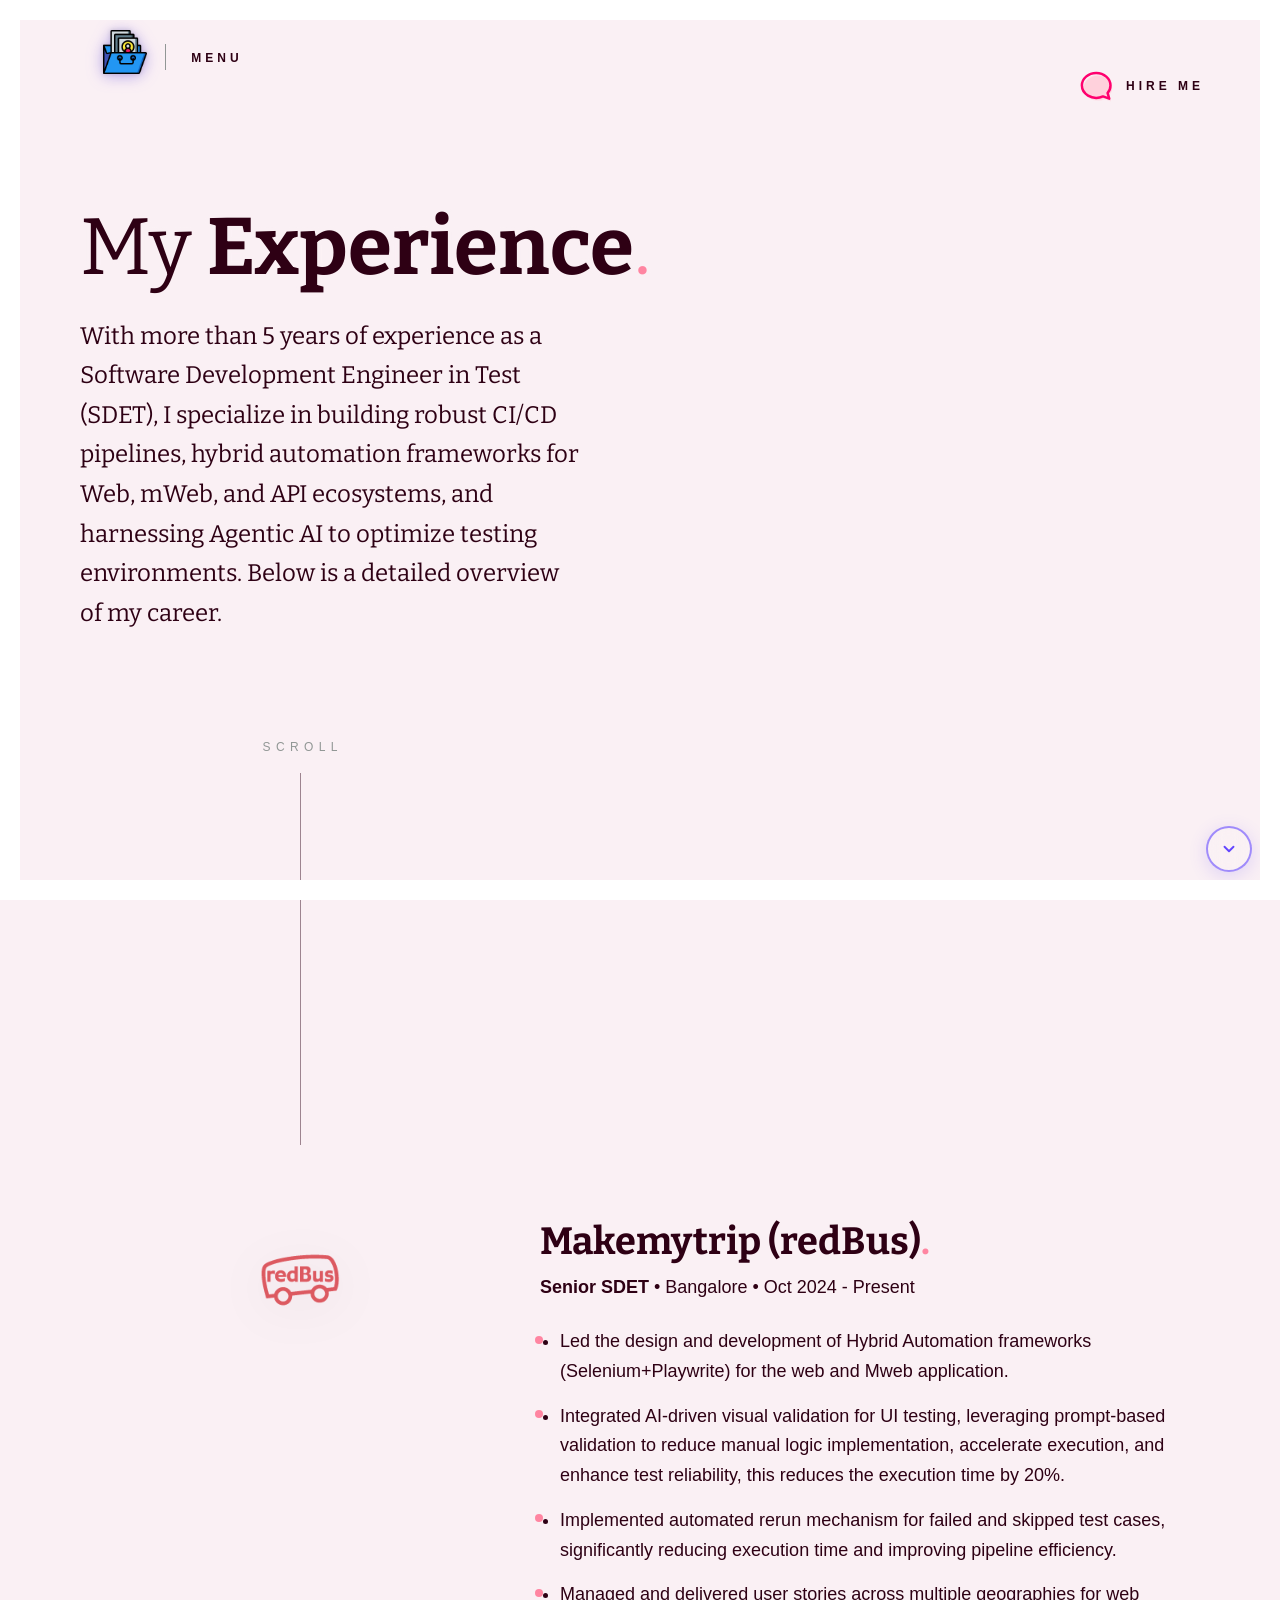
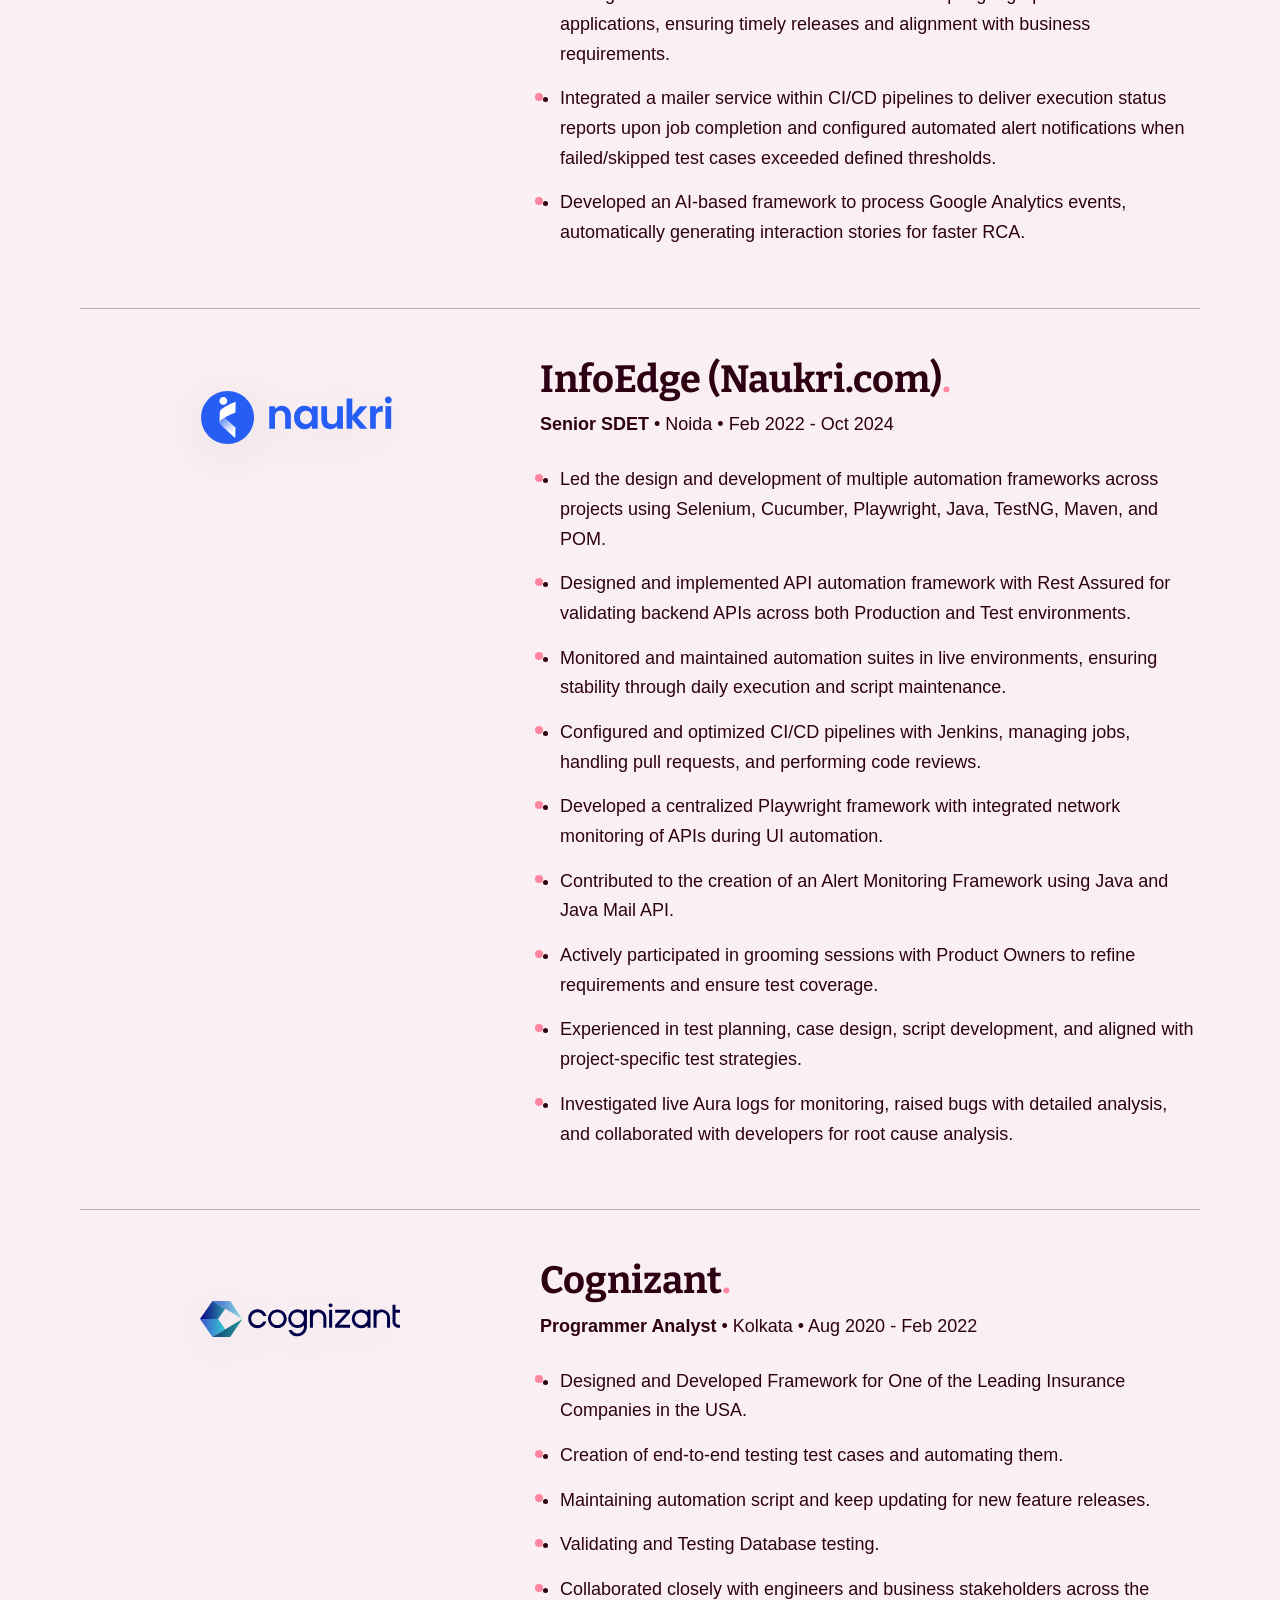
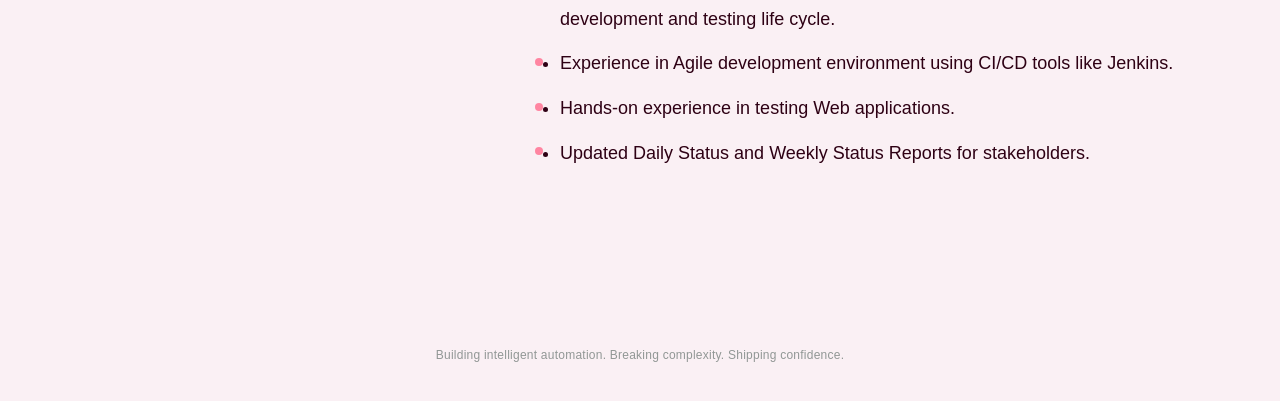
<file: work.html>
<!doctype html><html class="no-js" lang="en"><head><meta charset="UTF-8"><meta name="viewport" content="width=device-width,initial-scale=1"><meta http-equiv="X-UA-Compatible" content="ie=edge"><title>Experience - Ayan Ray</title><meta name="description" content="Senior SDET Portfolio - Ayan Ray. Explore my professional experience in building automation frameworks at redBus, Naukri.com, and Cognizant."><meta name="theme-color" content="#aadcec"><meta name="color-scheme" content="only light"><link rel="apple-touch-icon" sizes="180x180" href="./assets/img/apple-touch-icon.png"><link rel="icon" type="image/png" sizes="32x32" href="./assets/img/favicon-32x32.png"><link rel="icon" type="image/png" sizes="16x16" href="./assets/img/favicon-16x16.png"><link rel="icon" type="image/png" href="./assets/img/favicon.ico"><meta property="og:site_name" content="Ayan Ray - Portfolio"><meta property="og:type" content="website"><meta property="og:locale" content="en_IN"><meta property="og:url" content="https://storage.googleapis.com/ayan-ray-portfolio/work.html"><meta property="og:title" content="Ayan Ray - Professional Experience"><meta property="og:description" content="Explore my professional experience in building automation frameworks at redBus, Naukri.com, and Cognizant."><meta property="og:image" content="https://storage.googleapis.com/ayan-ray-portfolio/assets/img/custom/portfolio.png"><meta name="twitter:card" content="summary_large_image"><meta name="twitter:image" content="https://storage.googleapis.com/ayan-ray-portfolio/assets/img/custom/portfolio.png"><link href="./feed.xml" rel="alternate" type="application/rss+xml" title="RSS Feed"><script>document.querySelector('html').classList.add('js');
    document.querySelector('html').classList.remove('no-js');</script><link href="https://fonts.googleapis.com/css?family=Bitter:400,700&display=swap" rel="stylesheet"><link rel="stylesheet" href="./assets/css/styles.css"><style id="theme">:root{--bg:#faf0f4;--line:#ff006e;--fill:#ffd1dc;--text:#2e0014;--subtext:#ff85a1;--duo:#ffd1dc}.stripes{background-image:url("data:image/svg+xml,%3Csvg xmlns='http://www.w3.org/2000/svg' viewBox='0 0 22.93 22.93'%3E%3Cpolygon fill='%23ffd1dc' points='0 8.18 14.75 22.93 22.74 22.93 0 0.19 0 8.18'/%3E%3Cpolygon fill='%23ffd1dc' points='22.93 8.37 22.93 0.38 22.56 0 14.56 0 22.93 8.37'/%3E%3C/svg%3E");background-size:11px;opacity:.6}.dots{background-image:url("data:image/svg+xml,%3Csvg version='1.1' id='Layer_1' xmlns='http://www.w3.org/2000/svg' xmlns:xlink='http://www.w3.org/1999/xlink' x='0px' y='0px' viewBox='0 0 22.9 22.9' style='enable-background:new 0 0 22.9 22.9;' xml:space='preserve'%3E%3Ccircle fill='%23ffd1dc' class='st0' cx='5.7' cy='5.9' r='3'/%3E%3Ccircle fill='%23ffd1dc' class='st0' cx='17.2' cy='17.2' r='3'/%3E%3C/svg%3E%0A");background-size:12px}</style></head><body>


<a class="skip-link u-vhide" href="#main-content">Skip to content</a>
<div class="pagewrap"><div class="mainnav"><div class="logo-wrap"><a href="./index.html" data-rekishi-skip="true"><span class="u-vhide">Back to the homepage</span> <span class="logo js-logo"><img src="./assets/img/custom/portfolio.png" alt="Ayan Ray" style="height:44px;width:auto;display:block;object-fit:contain;"></span></a></div><div class="menu-link"><button class="menu-link__trigger js-menu-trigger" aria-expanded="false" aria-controls="main-menu"><span class="menu-link__mask"><span class="menu-link__label menu-link__label--close js-menu-label-close" aria-hidden="true">Close</span> <span class="menu-link__label menu-link__label--open js-menu-label-open" aria-hidden="false">Menu</span></span></button></div><a class="hire-me" href="mailto:rayayan1947@gmail.com?subject=🤘 Hi Ayan, I\'d like to hire you" data-config-href="menu.hire_me_link"><div class="shade" data-drift="-4 -6" data-drift-center="y"><svg xmlns="http://www.w3.org/2000/svg" viewBox="0 0 60 60"><path class="filled-path" d="M30.78,9.87c13.52,0,24.46,9.58,24.46,21.41a19.4,19.4,0,0,1-5,12.95h0l2.9,9.82L42.37,50.1h0a27.51,27.51,0,0,1-11.59,2.58,26.84,26.84,0,0,1-14-3.86C10.42,45,6.24,38.52,6.24,31.2,6.24,19.53,17.26,9.87,30.78,9.87Z"/></svg></div><div class="main"><svg xmlns="http://www.w3.org/2000/svg" viewBox="0 0 60 60"><path class="stroke-path" d="M27.78,5.87c13.52,0,24.46,9.58,24.46,21.41a19.4,19.4,0,0,1-5,12.95h0l2.9,9.82L39.37,46.1h0a27.51,27.51,0,0,1-11.59,2.58,26.84,26.84,0,0,1-14-3.86C7.42,41,3.24,34.52,3.24,27.2,3.24,15.53,14.26,5.87,27.78,5.87Z"/></svg></div>Hire me</a></div><div class="main-menu js-menu" id="main-menu"><div class="main-menu__mask"></div><div class="main-menu__flyout"><div class="main-menu__inr wrap"><ul class="social-links"><li class="social-links__item"><a class="social-links__link social-links__link--gh" href="https://github.com/ayanrayrocks" rel="noopener noreferrer" target="_blank">Visit my GitHub</a></li><li class="social-links__item"><a class="social-links__link social-links__link--li" href="https://www.linkedin.com/in/ayan-ray-69ba77141/" rel="noopener noreferrer" target="_blank">Connect on LinkedIn</a></li><li class="social-links__item"><a class="social-links__link social-links__link--email" href="mailto:rayayan1947@gmail.com" rel="noopener noreferrer" target="_blank">Send me an Email</a></li></ul><ul class="main-menu__links primary-links"><li class="primary-links__item"><a class="primary-links__link t-primary" href="./index.html" data-rekishi-skip="true" aria-describedby="desc_home" data-config="menu.item_home">Home</a> <span id="desc_home" class="primary-links__summary">Back to the home page.</span></li><li class="primary-links__item"><a aria-current="page" class="primary-links__link t-primary" href="./work.html" data-rekishi-skip="true" aria-describedby="desc_work" data-config="menu.item_work">Work</a> <span id="desc_work" class="primary-links__summary">My featured projects.</span></li><li class="primary-links__item"><a class="primary-links__link t-primary" href="./about.html" data-rekishi-skip="true" aria-describedby="desc_about" data-config="menu.item_about">About</a> <span id="desc_about" class="primary-links__summary">A little about me and my background.</span></li></ul></div></div></div><main id="main-content" class="page-body page-body--header" tabindex="-1"><svg style="position:absolute;top:-900px;left:-900px;clip:rect(0,0,0,0)"><filter id="duotone_filter"><feColorMatrix type="matrix" result="grayscale" values="1 0 0 0 0
                  1 0 0 0 0
                  1 0 0 0 0
                  0 0 0 1 0"/><feComponentTransfer color-interpolation-filters="sRGB" result="duotone"><feFuncR type="table" tableValues="-0.054901960784313725 0.7647058823529411"></feFuncR><feFuncG type="table" tableValues="0.32941176470588235 0.9647058823529412"></feFuncG><feFuncB type="table" tableValues="0.45098039215686275 1.0274509803921568"></feFuncB><feFuncA type="table" tableValues="0 1"></feFuncA></feComponentTransfer></filter></svg><header class="page-header page-header--masthead"><div class="page-header__inr"><div class="page-header__content" data-reveal="is-onscreen" data-prlx="0 0.25"><h1 class="page-header__title lh-tight t-primary t-outline" data-config="work_page.header_title">Loading <b>Experience</b><span class="dot">.</span></h1><p class="page-header__lede lh-loose t-primary" data-config="work_page.header_desc">Loading description...</p><span class="page-header__scroll" aria-hidden="true"><span><span>S</span> <span>c</span> <span>r</span> <span>o</span> <span>l</span> <span>l</span></span></span></div></div></header><div class="project-promo">
  <div class="project-promo">
  <!-- Experience Item 1 -->
  <div class="project-promo__item project" data-section="work_page.item_1">
    <div class="project__header">
      <div class="illustration logo-container">
        <img src="./assets/img/companies/redbus copy.png" style="height:80px;width:auto;max-width:200px;object-fit:contain;filter:drop-shadow(0px 8px 24px rgba(0,0,0,0.08));" alt="redBus">
      </div>
    </div>
    <div class="project__details">
      <div class="flow">
        <h3 class="t-heading t-lede:s t-medium:m t-medium:l" data-config="work_page.item_1.title">Loading Experience...</h3>
        <p data-config="work_page.item_1.desc1">Loading details...</p>
        <div data-config="work_page.item_1.desc2"></div>
      </div>
    </div>
  </div>

  <!-- Experience Item 2 -->
  <div class="project-promo__item project" data-section="work_page.item_2">
    <div class="project__header">
      <div class="illustration logo-container">
        <img src="./assets/img/companies/naukriLogo.svg" style="height:80px;width:auto;max-width:200px;object-fit:contain;filter:drop-shadow(0px 8px 24px rgba(0,0,0,0.08));" alt="Naukri">
      </div>
    </div>
    <div class="project__details">
      <div class="flow">
        <h3 class="t-heading t-lede:s t-medium:m t-medium:l" data-config="work_page.item_2.title">Loading...</h3>
        <p data-config="work_page.item_2.desc1">Loading details...</p>
        <div data-config="work_page.item_2.desc2"></div>
      </div>
    </div>
  </div>

  <!-- Experience Item 3 -->
  <div class="project-promo__item project" data-section="work_page.item_3">
    <div class="project__header">
      <div class="illustration logo-container">
        <img src="./assets/img/companies/cognizant copy.svg" style="height:80px;width:auto;max-width:200px;object-fit:contain;filter:drop-shadow(0px 8px 24px rgba(0,0,0,0.08));" alt="Cognizant">
      </div>
    </div>
    <div class="project__details">
      <div class="flow">
        <h3 class="t-heading t-lede:s t-medium:m t-medium:l" data-config="work_page.item_3.title">Loading...</h3>
        <p data-config="work_page.item_3.desc1">Loading details...</p>
        <div data-config="work_page.item_3.desc2"></div>
      </div>
    </div>
  </div>
</div>

<style>
  /* Fix layout alignment for logos */
  .logo-container {
    display: flex;
    align-items: center;
    justify-content: center;
    min-height: 100px;
  }
  
  /* Override default animation/margin issues for small logos */
  @media screen and (min-width: 651px) {
    .project__header .illustration.logo-container {
      margin: 0 auto !important; /* Reset the -20px pull */
      transform: none !important;
    }
    .project__header {
      display: flex !important; /* Ensure visibility on all sizes */
      align-items: start;
      justify-content: center;
      padding-top: 10px;
    }
  }

  /* Mid-size screen visibility fix */
  @media screen and (min-width: 650px) and (max-width: 900px) {
    .project__header {
      display: block !important;
      width: 100% !important;
      margin-bottom: 20px;
    }
    .project__details {
      width: 100% !important;
    }
    .project-promo__item {
      flex-direction: column;
    }
  }
</style>

</main></div><small class="made-in-wales" data-config="footer.text">© MMXXVI. Building intelligent automation. Breaking complexity. Shipping confidence.</small><script src="./assets/js/main.js"></script><script src="./assets/js/configLoader.js"></script>

<style>
  .made-in-wales {
    transition: opacity 0.4s ease;
  }
</style>
<script>
  (function() {
    var madeInWales = document.querySelector('.made-in-wales');
    if (!madeInWales) return;
    window.addEventListener('scroll', function() {
      var scrollY = window.scrollY || window.pageYOffset;
      // Start fading after 80px scroll, fully hidden at 220px
      var opacity = Math.max(0, 1 - (scrollY - 80) / 140);
      madeInWales.style.opacity = opacity;
    }, { passive: true });
  })();
</script>


<style>
  .scroll-nav {
    position: fixed;
    bottom: 28px;
    right: 28px;
    display: flex;
    flex-direction: column;
    gap: 10px;
    z-index: 9999;
  }
  .scroll-btn {
    width: 46px;
    height: 46px;
    border-radius: 50%;
    border: 2px solid rgba(99, 70, 255, 0.6);
    background: rgba(255,255,255,0.08);
    backdrop-filter: blur(12px);
    -webkit-backdrop-filter: blur(12px);
    color: #6346ff;
    font-size: 20px;
    cursor: pointer;
    display: flex;
    align-items: center;
    justify-content: center;
    opacity: 0;
    transform: translateY(10px);
    transition: opacity 0.35s ease, transform 0.35s ease, background 0.2s ease, border-color 0.2s ease;
    pointer-events: none;
    box-shadow: 0 4px 18px rgba(99,70,255,0.18);
  }
  .scroll-btn.visible {
    opacity: 1;
    transform: translateY(0);
    pointer-events: auto;
  }
  .scroll-btn:hover {
    background: rgba(99, 70, 255, 0.18);
    border-color: rgba(99, 70, 255, 1);
  }
  .scroll-btn svg {
    width: 18px;
    height: 18px;
    stroke: currentColor;
    fill: none;
    stroke-width: 2.5;
    stroke-linecap: round;
    stroke-linejoin: round;
  }
</style>

<div class="scroll-nav" id="scrollNav">
  <button class="scroll-btn" id="scrollUpBtn" title="Scroll to top" aria-label="Scroll up">
    <svg viewBox="0 0 24 24"><polyline points="18 15 12 9 6 15"/></svg>
  </button>
  <button class="scroll-btn" id="scrollDownBtn" title="Scroll to bottom" aria-label="Scroll down">
    <svg viewBox="0 0 24 24"><polyline points="6 9 12 15 18 9"/></svg>
  </button>
</div>

<script>
(function() {
  var upBtn   = document.getElementById('scrollUpBtn');
  var downBtn = document.getElementById('scrollDownBtn');
  var threshold = 120; // px from top/bottom before showing buttons

  function updateButtons() {
    var scrollY  = window.scrollY || window.pageYOffset;
    var maxScroll = document.documentElement.scrollHeight - window.innerHeight;
    var nearTop    = scrollY < threshold;
    var nearBottom = scrollY > maxScroll - threshold;

    // Up button: show whenever not near top
    upBtn.classList.toggle('visible', !nearTop);

    // Down button: show whenever not near bottom
    downBtn.classList.toggle('visible', !nearBottom);
  }

  upBtn.addEventListener('click', function() {
    window.scrollTo({ top: 0, behavior: 'smooth' });
  });

  downBtn.addEventListener('click', function() {
    window.scrollTo({ top: document.documentElement.scrollHeight, behavior: 'smooth' });
  });

  window.addEventListener('scroll', updateButtons, { passive: true });
  updateButtons(); // run once on load
})();
</script>

<script>
(function() {
  function replaceLogoWithCustom() {
    var logoSpan = document.querySelector('.logo.js-logo');
    if (logoSpan) {
      logoSpan.innerHTML = '<img src="./assets/img/custom/portfolio.png" alt="Ayan Ray" style="height:44px;width:auto;display:block;object-fit:contain;">';
      // Remove the js-logo class so JS does not re-process it
      logoSpan.classList.remove('js-logo');
      return true;
    }
    return false;
  }
  // Try immediately
  if (!replaceLogoWithCustom()) {
    // If DOM not ready yet, wait for it
    document.addEventListener('DOMContentLoaded', function() {
      // Try again after DOMContentLoaded
      replaceLogoWithCustom();
      // Also try after a tick in case main.js fires right after
      setTimeout(replaceLogoWithCustom, 100);
      setTimeout(replaceLogoWithCustom, 500);
      setTimeout(replaceLogoWithCustom, 1200);
    });
  }
  // Ensure it persists even after any JS animation runs
  window.addEventListener('load', function() {
    setTimeout(replaceLogoWithCustom, 50);
    setTimeout(replaceLogoWithCustom, 300);
    setTimeout(replaceLogoWithCustom, 1000);
  });
})();
</script>
<style>
  /* ── Custom logo positioning & shadow ───────────────────────── */
  .logo.js-logo img,
  .logo-wrap .logo img {
    margin-left: 38px;
    filter: drop-shadow(0 2px 8px rgba(99,70,255,0.35)) drop-shadow(0 0px 2px rgba(0,0,0,0.18));
    transition: filter 0.3s ease, transform 0.4s cubic-bezier(0.34,1.56,0.64,1);
  }

  /* Animate logo on menu open */
  .logo-wrap.menu-open img {
    filter: drop-shadow(0 0 14px rgba(99,70,255,0.85)) drop-shadow(0 2px 8px rgba(99,70,255,0.5));
    transform: scale(1.1) rotate(-4deg);
  }

  /* Menu button click ripple */
  .menu-link__trigger {
    position: relative;
    overflow: hidden;
  }
  .menu-link__trigger::after {
    content: "";
    position: absolute;
    border-radius: 50%;
    width: 8px;
    height: 8px;
    background: rgba(99, 70, 255, 0.45);
    transform: scale(0);
    left: 50%;
    top: 50%;
    translate: -50% -50%;
    transition: none;
    pointer-events: none;
  }
  .menu-link__trigger.ripple::after {
    animation: menuRipple 0.55s ease-out forwards;
  }
  @keyframes menuRipple {
    0%   { transform: scale(0); opacity: 1; }
    100% { transform: scale(14); opacity: 0; }
  }

  /* Menu label letter-spacing animation */
  .menu-link__label {
    transition: letter-spacing 0.3s ease;
  }
  .menu-link__trigger:active .menu-link__label {
    letter-spacing: 3px;
  }
</style>

<script>
(function() {
  var menuBtn = document.querySelector('.js-menu-trigger');
  var logoWrap = document.querySelector('.logo-wrap');
  if (!menuBtn || !logoWrap) return;

  menuBtn.addEventListener('click', function() {
    // Ripple on button
    menuBtn.classList.remove('ripple');
    void menuBtn.offsetWidth; // reflow to restart animation
    menuBtn.classList.add('ripple');
    setTimeout(function() { menuBtn.classList.remove('ripple'); }, 600);

    // Toggle logo glow + tilt based on menu state
    var isOpen = menuBtn.getAttribute('aria-expanded') === 'true';
    // aria-expanded is toggled BY main.js AFTER this click fires,
    // so we check it before the toggle and invert
    if (isOpen) {
      logoWrap.classList.remove('menu-open');
    } else {
      logoWrap.classList.add('menu-open');
      setTimeout(function() { logoWrap.classList.remove('menu-open'); }, 700);
    }
  });
})();
</script>
<style>
  /* LinkedIn social link icon */
  .social-links__link--li::before {
    background-image: url("data:image/svg+xml,%3Csvg xmlns='http://www.w3.org/2000/svg' viewBox='0 0 24 24'%3E%3Cpath fill='%230077b5' d='M20.447 20.452h-3.554v-5.569c0-1.328-.027-3.037-1.852-3.037-1.853 0-2.136 1.445-2.136 2.939v5.667H9.351V9h3.414v1.561h.046c.477-.9 1.637-1.85 3.37-1.85 3.601 0 4.267 2.37 4.267 5.455v6.286zM5.337 7.433a2.062 2.062 0 0 1-2.063-2.065 2.064 2.064 0 1 1 2.063 2.065zm1.782 13.019H3.555V9h3.564v11.452zM22.225 0H1.771C.792 0 0 .774 0 1.729v20.542C0 23.227.792 24 1.771 24h20.451C23.2 24 24 23.227 24 22.271V1.729C24 .774 23.2 0 22.222 0h.003z'/%3E%3C/svg%3E");
  }
</style>
<style>
  /* ── Menu nav alignment fix ─────────────────────────────────── */
  .primary-links {
    list-style: none !important;
    padding: 0 !important;
    margin: 0 !important;
  }
  .primary-links__item {
    display: block !important;
    position: relative !important;
    margin-bottom: 0.15em !important;
  }
  .primary-links__link {
    display: block !important;
    position: static !important;
  }
  .primary-links__summary {
    display: block !important;
    position: static !important;
    left: auto !important;
    top: auto !important;
    transform: none !important;
    font-size: 0.78em !important;
    opacity: 0.6 !important;
    margin-top: -0.3em !important;
    margin-bottom: 0.6em !important;
    padding-left: 0 !important;
  }
</style>

<style>
/* ── Remove bottom whitespace gap ──────────────────────────────── */
.page-body { margin-bottom: 0px !important; padding-bottom: 40px !important; }
.page-body--header { margin-bottom: 0px !important; }
html, body, .pagewrap { min-height: 100vh; overflow-x: hidden; }
/* Override the massive bottom space left behind by removing sections */
main#main-content { min-height: auto !important; padding-bottom: 0 !important; margin-bottom: 40px !important; }
/* Make sure the last panel does not push too much margin either */
.panels:last-of-type { margin-bottom: 0 !important; }
</style>

</body></html>
</file>
<file: assets/css/styles.css>
a,abbr,acronym,address,applet,article,aside,audio,b,big,blockquote,body,canvas,caption,center,cite,code,dd,del,details,dfn,div,dl,dt,em,embed,fieldset,figcaption,figure,footer,form,h1,h2,h3,h4,h5,h6,header,hgroup,html,i,iframe,img,ins,kbd,label,legend,li,mark,menu,nav,object,ol,output,p,pre,q,ruby,s,samp,section,small,span,strike,strong,sub,summary,sup,table,tbody,td,tfoot,th,thead,time,tr,tt,u,ul,var,video{margin:0;padding:0;border:0;font-size:100%;font:inherit;vertical-align:baseline}article,aside,details,figcaption,figure,footer,header,hgroup,menu,nav,section{display:block}body{line-height:1}ol,ul{list-style:none}blockquote,q{quotes:none}blockquote:after,blockquote:before,q:after,q:before{content:"";content:none}table{border-collapse:collapse;border-spacing:0}@media(prefers-reduced-motion:reduce){*,:after,:before{animation:none!important;transition:none!important}}:root{--bg:#f4f9fc;--line:#6000cb;--fill:#aadcec;--text:#0f1b61;--subtext:#73bbc5;--duo:#105d67}a:not([class]){font-weight:700;color:inherit;border-bottom:.125em solid var(--fill,var(--subtext))}a:not([class]),a:not([class]) abbr{text-decoration:none}.flow{margin:0 auto;position:relative}.flow>*+*{margin-top:20px}.flow em{font-style:italic}.flow strong{font-weight:700}.flow label,.flow p{-webkit-font-smoothing:antialiased;font-family:-apple-system,BlinkMacSystemFont,Segoe UI,Roboto,Helvetica,Arial,sans-serif,Apple Color Emoji,Segoe UI Emoji,Segoe UI Symbol;margin:25px auto;font-size:1.6rem;line-height:1.65;font-weight:400;color:var(--text)}@media(min-width:512px){.flow label,.flow p{font-size:1.8rem}}.flow label:first-child,.flow p:first-child{margin-top:0}.flow img{max-width:100%;height:auto}.flow>h3+p{margin-top:10px}.flow label{font-weight:700;display:block}.flow *+h2{margin-top:90px}.flow *+h3{margin-top:60px}.flow ol,.flow ul{list-style:none;padding-left:2.5rem;margin:30px auto}.flow ol li,.flow ul li{-webkit-font-smoothing:antialiased;font-family:-apple-system,BlinkMacSystemFont,Segoe UI,Roboto,Helvetica,Arial,sans-serif,Apple Color Emoji,Segoe UI Emoji,Segoe UI Symbol;font-size:1.6rem;line-height:1.65;font-weight:400;color:var(--text);margin:15px auto}@media(min-width:512px){.flow ol li,.flow ul li{font-size:1.8rem}}.flow ul li{position:relative}.flow ul li:before{content:"";position:absolute;width:8px;height:8px;background:var(--subtext);left:-2.5rem;top:.85rem;border-radius:100%}.flow ol{counter-reset:list-counter}.flow ol li{counter-increment:list-counter;position:relative}.flow ol li:before{content:counter(list-counter) ".";position:absolute;font-weight:700;vertical-align:bottom;width:10px;height:1em;color:var(--subtext);left:-2.5rem;top:0}.flow blockquote{position:relative;margin:40px auto;padding-left:40px}.flow blockquote:before{content:"“";font-family:-apple-system,BlinkMacSystemFont,Segoe UI,Roboto,Helvetica,Arial,sans-serif,Apple Color Emoji,Segoe UI Emoji,Segoe UI Symbol;position:absolute;top:-5px;left:0;font-size:8rem;font-weight:700;color:var(--subtext)}.flow blockquote p{font-family:Bitter,serif;font-size:2rem;letter-spacing:.0075em;line-height:1.65;max-width:900px;font-weight:400;color:var(--text);font-weight:700}.flow blockquote p b{font-weight:700}@media(min-width:512px){.flow blockquote p{font-size:2.4rem}}@media(min-width:512px){.flow blockquote{margin:60px auto;padding-left:55px}.flow blockquote:before{font-size:10rem}}.dot{color:var(--subtext)}.t-heading,.t-strong,b,strong{font-weight:700}.t-heading,.t-primary{position:relative;font-family:Bitter,serif;line-height:1.125;color:var(--text);scroll-margin-top:-40px}.t-allcaps{-webkit-font-smoothing:antialiased;font-family:-apple-system,BlinkMacSystemFont,Segoe UI,Roboto,Helvetica,Arial,sans-serif,Apple Color Emoji,Segoe UI Emoji,Segoe UI Symbol;text-transform:uppercase;font-weight:600;letter-spacing:.075em;line-height:1.25}.t-outline{text-shadow:-1px -1px var(--bg),0 -1px var(--bg),1px -1px var(--bg),-1px 0 var(--bg),1px 0 var(--bg),-1px 1px var(--bg),0 1px var(--bg),1px 1px var(--bg),-2px -2px var(--bg),0 -2px var(--bg),2px -2px var(--bg),-2px 0 var(--bg),2px 0 var(--bg),-2px 2px var(--bg),0 2px var(--bg),2px 2px var(--bg),-3px -3px var(--bg),0 -3px var(--bg),3px -3px var(--bg),-3px 0 var(--bg),3px 0 var(--bg),-3px 3px var(--bg),0 3px var(--bg),3px 3px var(--bg),-4px -4px var(--bg),0 -4px var(--bg),4px -4px var(--bg),-4px 0 var(--bg),4px 0 var(--bg),-4px 4px var(--bg),0 4px var(--bg),4px 4px var(--bg)}abbr,dfn{display:inline-block;line-height:1.25;border-bottom:.125em dashed var(--fill,var(--subtext));cursor:help;text-decoration:none}@media screen and (max-width:512px){.t-beast\:s{font-size:8rem}.t-biggest\:s{font-size:7.5rem}.t-bigger\:s{font-size:6rem}.t-big\:s{font-size:4.2rem}.t-medium\:s{font-size:3.8rem}.t-subhead\:s{font-size:2.8rem}.t-lede\:s{font-size:2.4rem}.t-sublede\:s{font-size:2rem}.t-body\:s{font-size:1.8rem}.t-small\:s{font-size:1.5rem}.t-tiny\:s{font-size:1.2rem}}@media screen and (min-width:513px)and (max-width:1000px){.t-beast\:m{font-size:8rem}.t-biggest\:m{font-size:7.5rem}.t-bigger\:m{font-size:6rem}.t-big\:m{font-size:4.2rem}.t-medium\:m{font-size:3.8rem}.t-subhead\:m{font-size:2.8rem}.t-lede\:m{font-size:2.4rem}.t-sublede\:m{font-size:2rem}.t-body\:m{font-size:1.8rem}.t-small\:m{font-size:1.5rem}.t-tiny\:m{font-size:1.2rem}}@media screen and (min-width:1001px){.t-beast\:l{font-size:8rem}.t-biggest\:l{font-size:7.5rem}.t-bigger\:l{font-size:6rem}.t-big\:l{font-size:4.2rem}.t-medium\:l{font-size:3.8rem}.t-subhead\:l{font-size:2.8rem}.t-lede\:l{font-size:2.4rem}.t-sublede\:l{font-size:2rem}.t-body\:l{font-size:1.8rem}.t-small\:l{font-size:1.5rem}.t-tiny\:l{font-size:1.2rem}}@media screen and (min-width:1201px){.t-beast\:xl{font-size:8rem}.t-biggest\:xl{font-size:7.5rem}.t-bigger\:xl{font-size:6rem}.t-big\:xl{font-size:4.2rem}.t-medium\:xl{font-size:3.8rem}.t-lede\:xl{font-size:2.4rem}.t-sublede\:xl{font-size:2rem}.t-body\:xl{font-size:1.8rem}.t-small\:xl{font-size:1.5rem}.t-tiny\:xl{font-size:1.2rem}}.lh-tight{line-height:1}.lh-mid{line-height:1.5}.lh-loose,p:not([class]){line-height:1.65}p:not([class]){-webkit-font-smoothing:antialiased;font-family:-apple-system,BlinkMacSystemFont,Segoe UI,Roboto,Helvetica,Arial,sans-serif,Apple Color Emoji,Segoe UI Emoji,Segoe UI Symbol;font-size:1.6rem;font-weight:400;color:var(--text)}@media(min-width:512px){p:not([class]){font-size:1.8rem}}.article code{color:var(--subtext);font-weight:700;white-space:nowrap;font-family:Consolas,Monaco,Andale Mono,Ubuntu Mono,monospace;font-size:.95em}.article img+pre{margin-top:25px}.selectbox{margin-left:1rem;position:relative;display:inline-block;vertical-align:middle;color:var(--line);border:3px solid var(--line);border-radius:8px;overflow:hidden}.selectbox:after{content:"";position:absolute;top:50%;right:1.5rem;width:1rem;height:.6rem;margin-top:-.3rem;border-top:.6rem solid var(--line);border-left:.5rem solid transparent;border-right:.5rem solid transparent}.selectbox select{-webkit-font-smoothing:antialiased;font-family:-apple-system,BlinkMacSystemFont,Segoe UI,Roboto,Helvetica,Arial,sans-serif,Apple Color Emoji,Segoe UI Emoji,Segoe UI Symbol;font-size:1.6rem;line-height:1.65;font-weight:400;color:var(--text);background:transparent;appearance:none;margin:0;border:none;padding:0 3rem 0 1rem}@media(min-width:512px){.selectbox select{font-size:1.8rem}}.avatar-wrap{perspective:1000px;position:relative;width:100%;height:50vh}.bar-outer{position:relative;height:100%}.bar{backface-visibility:hidden;transition:transform 1.5s ease-out;position:absolute;width:80vw;max-width:975px;height:240px;background-size:11px;top:35%;left:50%;transform:translateX(-50%);opacity:.75;overflow:hidden}.bar:after,.bar:before{content:"";position:absolute;top:0;left:0;width:50%;height:100%;background:var(--bg);animation:barReveal .7s cubic-bezier(.23,1,.32,1) 1.5s backwards}.is-loading .bar:after,.is-loading .bar:before{animation-play-state:paused}.bar:before{transform:translateX(-100%)}.bar:after{left:auto;right:0;transform:translateX(100%)}.avatar{width:60vw;height:auto;max-width:465px;position:absolute;top:40%;left:50%;transform:translate(-50%,-50%);transform-origin:bottom center;backface-visibility:hidden;will-change:transform}.avwrap{position:relative;margin-bottom:500px}.beard,.face-tilt,.head__rotation,.head__yaw,.neck__shadow{transform-origin:50% 80%}.avatar--ready .beard,.avatar--ready .ears__left,.avatar--ready .ears__right,.avatar--ready .face-tilt,.avatar--ready .head__rotation,.avatar--ready .head__yaw,.avatar--ready .mouth{will-change:transform;backface-visibility:hidden;perspective:1000;transition:transform .35s ease-out}.avatar--ready .neck__shadow{will-change:transform;backface-visibility:hidden;perspective:1000;transition:transform .4s ease-in-out}.avatar--ready .neck__adamsapple{will-change:transform;animation:breath 2.5s ease-in-out infinite alternate}.avatar--ready .head__y{will-change:transform;animation:breathHead 2.5s ease-in-out infinite alternate}.avatar--ready .nose__breath{will-change:transform;animation:breathNose 2.5s ease-in-out infinite alternate}.avatar--ready .eyes__x,.avatar--ready .eyes__y{backface-visibility:hidden;perspective:1000;transition:all .1s ease-out 10ms}.avatar--ready.creeper .eyes__x,.avatar--ready.creeper .eyes__y{backface-visibility:hidden;perspective:1000;transition:all .3s ease-in-out}.avatar--ready .eyebrow{transition:all .36s ease-in-out}.avatar--ready .eyebrow,.avatar--ready .mouth path{backface-visibility:hidden;perspective:1000}.dizzy .mouth svg{display:none}.dizzy .mouth:before{width:12%;background:var(--line);bottom:34%;transform-origin:top center;animation:breatheMouthUp 2s ease-in-out infinite alternate}.dizzy .mouth:after,.dizzy .mouth:before{content:"";position:absolute;height:2%;border-radius:100%;left:50%;margin-left:-6%}.dizzy .mouth:after{transform-origin:bottom center;width:16%;border-bottom-left-radius:0;border-bottom-right-radius:0;background:var(--bg);bottom:33%;width:12%;animation:breatheMouth 2s ease-in-out infinite alternate}.dizzy .eyebrows__left{animation:dizzyBrowL 2s ease-in-out infinite alternate}.dizzy .eyebrows__right{animation:dizzyBrowR 2s ease-in-out infinite alternate}.dizzy .eyes__left .eye__dot{animation:dizzyEyeL 2.5s ease-in infinite alternate}.dizzy .eyes__right .eye__dot{animation:dizzyEyeR 2.5s ease-in infinite alternate-reverse}.dizzy .eyes__x,.dizzy .eyes__y{transform:none}.dizzy .head__yaw{animation:dizzyYaw 2.5s ease-in-out infinite alternate}.dizzy .head__rotation{animation:dizzySway 1.5s ease-in-out infinite alternate}.bgmask{fill:var(--bg)}.mask--chin{clip-path:url(#clip--chin)}@media screen and (max-width:512px){.avatar .svg-stroke{stroke-width:.45vw}}@media screen and (min-width:513px)and (max-width:1200px){.avatar .svg-stroke{stroke-width:2.5px}}.mask--eyebrow-l{clip-path:url(#clip--eyebrow-l)}.mask--eyebrow-r{clip-path:url(#clip--eyebrow-r)}.svg-pattern{fill:url(#pattern--stubble)}.layer *{backface-visibility:hidden}.layer div,.layer svg{position:absolute;top:0;left:0;right:0;bottom:0;height:100%;width:100%}.avatar--intro .avatar__animwrap{backface-visibility:hidden;transform-origin:center bottom;animation:bakedAvatar 1.5s cubic-bezier(.215,.61,.355,1) 1.25s backwards}.avatar--intro .eyebrows,.avatar--intro .hair,.avatar--intro .mouth,.avatar--intro .nose,.avatar--intro .shading{backface-visibility:hidden;animation:bakedSecondary 1.5s cubic-bezier(.215,.61,.355,1) 1.25s backwards}.avatar--intro .head__y{transform-origin:center 75%;animation:headIn .975s cubic-bezier(.215,.61,.355,1) 1.25s backwards}.avatar--intro .eyes__glasses{backface-visibility:hidden;transform-origin:center bottom;animation:bakedGlasses 1.5s ease-out 1.25s backwards}.avatar__animwrap{position:absolute;top:0;left:0;right:0;bottom:0;backface-visibility:hidden;transform-origin:bottom center}.is-loading .avatar__animwrap,.is-loading .eyebrows,.is-loading .hair,.is-loading .head__y,.is-loading .mouth,.is-loading .nose,.is-loading .shading{animation-play-state:paused!important}@keyframes barReveal{0%{transform:translateX(0)}}@keyframes avatarIn{0%{opacity:0}}@keyframes headIn{5%{transform:scale(1.075,.85)}20%{transform:scale(.8,1.05)}50%{transform:scale(1.025,.9)}0%,to{transform:scale(1)}}@keyframes breatheMouthUp{0%{transform:translateY(2px) scale(.9)}to{transform:translateY(0) scale(.85,1.25)}}@keyframes breatheMouth{to{transform:scaleY(.5)}}@keyframes breath{to{transform:none}0%{transform:translateY(2px)}}@keyframes breathHead{to{transform:translateY(4px)}0%{transform:translateY(0)}}@keyframes breathNose{to{transform:none}0%{transform:translateX(-24px) scaleX(1.075)}}@keyframes dizzySway{0%{transform:rotate(-2deg)}to{transform:rotate(2deg)}}@keyframes dizzyEyeL{0%{transform:translate(68px,85px) scale(.75)}}@keyframes dizzyEyeR{0%{transform:translate(108px,85px) scale(.75)}}@keyframes dizzyYaw{0%{transform:translateY(-2px)}to{transform:translateY(5px)}}@keyframes dizzyBrowL{0%{transform:translateY(-5px)}to{transform:translateY(5px)}}@keyframes dizzyBrowR{0%{transform:translateY(10px)}to{transform:translateY(0)}}@keyframes bakedAvatar{0%{opacity:0;transform:scale(1.2337282615,.9459515515)}1%{transform:scale(1.2918607173,1.0306209681)}3%{transform:scale(1.3225012657,1.1003424939)}4%{transform:scale(1.3279217986,1.1529759485)}6%{transform:scale(1.2780508182,1.2053248387)}7%{transform:scale(1.2319227548,1.2071001777)}9%{transform:scale(1.1212535786,1.1731169371)}10%{transform:scale(1.065401853,1.1432184169)}12%{transform:scale(1.0139650316,1.1087997909)}14%{transform:scale(.9695373498,1.0727445662)}15%{transform:scale(.933868851,1.0375976325)}17%{transform:scale(.9078836758,1.0054553618)}18%{transform:scale(.8917480812,.9779011157)}20%{transform:scale(.8849762281,.9559832879)}21%{transform:scale(.8865612095,.9402307497)}23%{transform:scale(.8951191068,.9306989734)}25%{transform:scale(.909034912,.9270391878)}26%{transform:scale(.9266007455,.9285826319)}28%{transform:scale(.94613876,.9344322277)}29%{transform:scale(.9661032636,.9435547022)}31%{transform:scale(.9851587564,.9548672291)}32%{transform:scale(1.0022326142,.9673139193)}34%{transform:scale(1.0165429605,.9799288545)}35%{transform:scale(1.0276037641,.9918837191)}37%{transform:scale(1.0352103339,1.0025193646)}39%{transform:scale(1.0394091434,1.0113617679)}40%{opacity:1;transform:scale(1.0404563112,1.0181237609)}42%{transform:scale(1.0387691198,1.0226946098)}43%{transform:scale(1.034874726,1.0251199696)}45%{transform:scale(1.0293597564,1.0255749681)}46%{transform:scale(1.0228238592,1.0243331865)}48%{transform:scale(1.0158395586,1.0217341395)}50%{transform:scale(1.0089199995,1.0181515542)}51%{transform:scale(1.0024954209,1.0139643429)}53%{transform:scale(.9968985163,1.009531703)}54%{transform:scale(.9923582464,1.0051732943)}56%{transform:scale(.9890012015,1.0011549741)}57%{transform:scale(.9868592659,.9976801467)}59%{transform:scale(.9858821306,.994886412)}60%{transform:scale(.9859531139,.9928469165)}62%{transform:scale(.9869067741,.9915755959)}64%{transform:scale(.9885469209,.9910353795)}65%{transform:scaleX(.9906638165)}67%{transform:scaleX(.9930495981)}68%{transform:scaleX(.9955112128)}70%{transform:scaleX(.9978804249)}71%{transform:scaleX(1.000020707)}73%{transform:scaleX(1.0018310571)}75%{transform:scaleX(1.0032469692)}76%{transform:scaleX(1.0042389329)}78%{transform:scaleX(1.004808938)}79%{transform:scaleX(1.0049855108)}81%{transform:scaleX(1.0048178258)}82%{transform:scaleX(1.0043694066)}84%{transform:scaleX(1.0037118824)}85%{transform:scaleX(1.0029191863)}87%{transform:scaleX(1.0020624986)}89%{transform:scaleX(1.0012061418)}90%{transform:scaleX(1.000404541)}92%{transform:scaleX(.9997002821)}93%{transform:scaleX(.9991232199)}95%{transform:scaleX(.9986905339)}96%{transform:scaleX(.9984075818)}to{transform:scale(1)}}@keyframes bakedGlasses{0%{transform:translate(1.8252168953px,79.7310864062px)}1%{transform:translate(3.2774357765px,75.4413983327px)}3%{transform:translate(4.3396984375px,67.9666001762px)}4%{transform:translate(5.017755689px,58.1765685246px)}6%{transform:translate(5.3336033642px,35.0111906855px)}7%{transform:translate(5.059784667px,23.1422908208px)}9%{transform:translate(3.9229540015px,1.8073616254px)}11%{transform:translate(2.3804793012px,-13.8144413047px)}12%{transform:translate(1.58649247px,-19.0126499763px)}14%{transform:translate(.8335809956px,-22.4440411613px)}15%{transform:translate(.1537990991px,-24.2050590992px)}17%{transform:translate(-.429446493px,-24.4624457122px)}19%{transform:translate(-.9012614032px,-23.4339517343px)}20%{transform:translate(-1.2547155021px,-21.369410516px)}22%{transform:translate(-1.4899731836px,-18.5330831103px)}23%{transform:translate(-1.61319571px,-15.1879789668px)}25%{transform:translate(-1.6353065485px,-11.5826477653px)}26%{transform:translate(-1.5707036404px,-7.940735931px)}28%{transform:translate(-1.4359923625px,-4.4534154419px)}30%{transform:translate(-1.2488005569px,-1.2746296768px)}31%{transform:translate(-1.0267234054px,1.4810339968px)}33%{transform:translate(-.7864319692px,3.7381398059px)}34%{transform:translate(-.5429656858px,5.4582357679px)}36%{transform:translate(-.3092166255px,6.6361344008px)}38%{transform:translate(-.0956023431px,7.2950696601px)}39%{transform:translate(.0900849648px,7.4811493971px)}41%{transform:translate(.2426723798px,7.2574941498px)}42%{transform:translate(.359467663px,6.6984090572px)}44%{transform:translate(.4400155464px,5.8838807491px)}46%{transform:translate(.4857774684px,4.8946297013px)}47%{transform:translate(.4997628263px,3.8078848536px)}49%{transform:translate(.4861379768px,2.6939848771px)}50%{transform:translate(.449836323px,1.6138523362px)}52%{transform:translate(.3961891863px,.6173354141px)}53%{transform:translate(.3305930804px,-.257631515px)}55%{transform:translate(.258224749px,-.9851314195px)}57%{transform:translate(.1838111536px,-1.5507399648px)}58%{transform:translate(.1114576939px,-1.9504958671px)}60%{transform:translate(.0445344705px,-2.189496245px)}61%{transform:translate(-.0143825251px,-2.2802461116px)}63%{transform:translate(-.0635207317px,-2.2408838509px)}65%{transform:translate(-.1018779729px,-2.0933921298px)}66%{transform:translate(-.1291552348px,-1.8618876376px)}68%{transform:translate(-.1456639387px,-1.5710646863px)}69%{transform:translate(-.152216349px,-1.2448483488px)}71%{transform:translate(-.15000729px,-.9052935827px)}73%{transform:translate(-.140494532px,-.5717486641px)}74%{transform:translate(-.1252841457px,-.2602849714px)}76%{transform:translate(-.1060259031px,.0166187238px)}77%{transform:translate(-.0843225117px,.250160448px)}79%{transform:translate(-.061655183px,.4350989584px)}80%{transform:translate(-.0393268188px,.5694740768px)}82%{transform:translate(-.0184230056px,.6542027925px)}84%{transform:translate(.0002099298px,.6925907867px)}85%{transform:translate(.0159713052px,.6897972537px)}87%{transform:translate(.0284989718px,.6522874542px)}88%{transform:translate(.0376511423px,.5873027802px)}90%{transform:translate(.0434797803px,.5023726398px)}92%{transform:translate(.0461982053px,.4048866123px)}93%{transform:translate(.0461454495px,.3017394183px)}95%{transform:translate(.0437496824px,.1990556133px)}96%{transform:translate(.0394927097px,.1019957906px)}98%{transform:translate(.0338771901px,.0146416546px)}to{transform:translate(0)}}@keyframes bakedSecondary{0%{transform:translate(1.7959659753px,31.0190756201px)}2%{transform:translate(4.1475565303px,28.1896658639px)}5%{transform:translate(4.7346136551px,25.0498718545px)}7%{transform:translate(4.9274862799px,17.0267516236px)}10%{transform:translate(3.9455562973px,7.0095785006px)}12%{transform:translate(2.6380651848px,.1856833204px)}15%{transform:translate(1.2872407443px,-4.4216480003px)}17%{transform:translate(.1503062633px,-6.7146617386px)}20%{transform:translate(-.638792475px,-7.0440477499px)}22%{transform:translate(-1.0528295751px,-5.998010865px)}25%{transform:translate(-1.1410079869px,-4.218173871px)}27%{transform:translate(-1.090744538px,-3.2342576839px)}30%{transform:translate(-.9949108007px,-2.2665736839px)}32%{transform:translate(-.7180572499px,-.5508241259px)}35%{transform:translate(-.3424919458px,.8833091539px)}37%{transform:translate(-.1987099315px,1.2516638676px)}40%{transform:translate(-.0710324798px,1.4904886752px)}42%{transform:translate(.0370591444px,1.6112932512px)}45%{transform:translate(.1236967049px,1.6294174036px)}47%{transform:translate(.1884262261px,1.5625676653px)}50%{transform:translate(.2319743572px,1.4295005375px)}52%{transform:translate(.2628321448px,1.0384149282px)}55%{transform:translate(.2261366623px,.5023708992px)}57%{transform:translate(.196199522px,.2960350152px)}60%{transform:translate(.1618536151px,.1122649899px)}62%{transform:translate(.1256200912px,-.0438171866px)}65%{transform:translate(.0896576678px,-.1694061848px)}67%{transform:translate(.0557201126px,-.2637339844px)}70%{transform:translate(.0251417355px,-.327739029px)}72%{transform:translate(-.0011534602px,-.3637098105px)}75%{transform:translate(-.0390673802px,-.365311407px)}77%{transform:translate(-.0574544456px,-.300686443px)}80%{transform:translate(-.0594462276px,-.2032932835px)}82%{transform:translate(-.055841257px,-.1514719342px)}85%{transform:translate(-.050090331px,-.101451597px)}87%{transform:translate(-.0428708077px,-.0554134487px)}90%{transform:translate(-.034810871px,-.0149435954px)}92%{transform:translate(-.0264669528px,.0189385625px)}95%{transform:translate(-.0183088451px,.0457286972px)}97%{transform:translate(-.010711855px,.0653694583px)}to{transform:translate(0)}}.avatar-bg{position:absolute;left:0;top:0;height:100vh;width:100%;z-index:0}.avatar-bg .bar{left:65%;height:240px;max-width:840px}.avatar-bg .avatar-wrap{height:100%}.avatar-bg .avatar{max-width:575px;top:45%;left:70%}@media screen and (min-width:1001px)and (max-height:600px){.avatar-bg{min-height:600px;height:600px}}@media screen and (max-width:512px){.avatar-bg{margin-top:60px!important}}@media screen and (max-width:1000px){.avatar-bg{position:relative;margin-top:100px;left:0;height:45vh;min-height:300px}.avatar-bg .bar{left:50%;top:40%;height:25vw;max-height:200px}.avatar-bg .avatar{top:0;transform:translate(-50%);width:75vw;height:45vh;min-height:300px;left:50%;max-width:400px}}@media screen and (min-width:1001px)and (max-width:1200px){.avatar-bg{left:0}.avatar-bg .bar{left:60%;max-width:65vw;height:200px;max-height:240px}.avatar-bg .avatar{max-width:485px;width:50vw;left:70%}}.u-vhide{overflow:hidden;position:absolute;clip:rect(0,0,0,0);left:-900px}@media screen and (max-width:512px){.u-hide\:s{display:none}}@media screen and (min-width:513px)and (max-width:1000px){.u-hide\:m{display:none}}@media screen and (min-width:1001px){.u-hide\:l{display:none}}*,:after,:before{box-sizing:border-box}main:focus{outline:none}html{font-size:62.5%;-webkit-font-smoothing:antialiased}html:after,html:before{content:"";will-change:top left;backface-visibility:hidden;position:fixed;top:0;height:100%;width:20px;background:#fff;z-index:21000}html:before{left:0}html:after{right:0}body{background:var(--bg);min-height:calc(100vh - 40px);position:relative;padding:20px}body:after,body:before{content:"";will-change:top left;backface-visibility:hidden;position:fixed;left:0;width:100%;height:20px;background:#fff;z-index:20000}body:before{top:0}body:after{bottom:0}body.lock-scroll,html.lock-scroll{overflow:hidden}@media(max-width:512px){html:after,html:before{width:10px}body{padding:10px}body:after,body:before{height:10px}}.inner-body{max-width:975px;margin:0 auto}.pagewrap{min-height:calc(100vh - 40px);position:relative;background:var(--bg);overflow:hidden;transition:background 1s cubic-bezier(.165,.84,.44,1)}@media(max-width:511px){.pagewrap:before{content:"";position:fixed;background:linear-gradient(180deg,var(--bg) 60%,hsla(0,0%,100%,0));width:100%;height:100px;top:0;left:0;pointer-events:none;z-index:999}}.chunk{margin:150px auto}.chunk:first-child{margin-top:0}@media(min-width:741px){.break-out{width:75vw;margin-top:60px;margin-bottom:60px;margin-left:50%;transform:translateX(-50%)}}.page-body{margin:100px 20px}@media(min-width:512px){.page-body{margin:230px 30px 100px}}@media(min-width:800px){.page-body{margin:230px 60px 100px}}.page-body--header{margin:0 20px 100px}@media(min-width:512px){.page-body--header{margin:0 60px 100px}}hr{height:1px;border:none;background:var(--text);opacity:.275;margin:100px auto}.section{max-width:1200px;margin:0 auto}.article{max-width:740px;margin:0 auto}.cluster,.repel{display:flex;align-items:center;color:inherit}.cluster+pre[class*=language-],.repel+pre[class*=language-]{margin-top:25px}.repel{justify-content:space-between}.cluster{justify-content:space-around}.mainnav{z-index:10000;display:inline-block;vertical-align:middle;position:fixed;width:200px;top:0;left:35px}@media(min-width:512px){.mainnav{top:30px;left:65px}}.logo-wrap{position:relative;z-index:10000;display:inline-block;vertical-align:middle;max-width:65px;padding-top:8px;width:100%}@media(min-width:512px){.logo-wrap{padding-top:0;max-width:100px}}.logo-wrap .logo{position:relative;display:block;animation:logoIn .45s ease-out .2s backwards}.logo-wrap .logo .shade{transition:transform 1.5s ease-out;backface-visibility:hidden;position:absolute;top:0;left:0;right:0;bottom:0}.logo-wrap svg{max-width:100%;height:auto;margin-left:-10px}.svg-stroke{fill:none;stroke:var(--line);stroke-width:2.5px;stroke-linecap:round;stroke-linejoin:round;stroke-miterlimit:10;vector-effect:non-scaling-stroke}@media(min-width:512px){.svg-stroke{stroke-width:3px}}.svg-fill-stroke{fill:var(--line)}.svg-fill{fill:var(--fill,var(--bg))}.svg-blank{fill:none}.stroke-path,.stroke-poly{fill:none;stroke:var(--line);stroke-width:2.5px;stroke-linecap:round;stroke-linejoin:round;stroke-miterlimit:10;vector-effect:non-scaling-stroke}@media(min-width:512px){.stroke-path,.stroke-poly{stroke-width:3px}}.svg-stroke-thin{fill:none;stroke:var(--line);stroke-width:2.5px;stroke-linecap:round;stroke-linejoin:round;stroke-miterlimit:10;vector-effect:non-scaling-stroke}.svg-stroke-dashed{stroke-dasharray:6}.svg-bg{fill:var(--bg)}.filled-path,.filled-poly,.svg-fill{fill:var(--fill,var(--bg))}.hire-me{vertical-align:middle;text-align:center;width:100px;height:18px;font-family:-apple-system,BlinkMacSystemFont,Segoe UI,Roboto,Helvetica,Arial,sans-serif,Apple Color Emoji,Segoe UI Emoji,Segoe UI Symbol;position:fixed;right:65px;top:80px;background:transparent;border:none;font-weight:700;font-size:1.2rem;line-height:1.2rem;letter-spacing:4px;text-transform:uppercase;text-decoration:none;color:var(--text);outline:none;transition:all .12s cubic-bezier(.25,.46,.45,.94);z-index:90000}.hire-me:hover{letter-spacing:6px;color:var(--text)}.hire-me .shade{transition:transform 1.5s ease-out}.hire-me .main svg,.hire-me .shade{position:absolute;left:-35px;top:40%;transform:translateY(-50%);width:35px;height:35px}.hire-me .main svg .stroke-path,.hire-me .shade .stroke-path{stroke-width:2.5px}@media(max-width:511px){.hire-me{right:20px;top:38px}.hire-me svg{display:none}}.btn{margin:30px 0;font-size:1.8rem;text-decoration:none;font-family:-apple-system,BlinkMacSystemFont,Segoe UI,Roboto,Helvetica,Arial,sans-serif,Apple Color Emoji,Segoe UI Emoji,Segoe UI Symbol;font-weight:700;text-align:center}.btn,.btn__label{display:inline-block;position:relative}.btn__label{padding:15px 45px;color:var(--line);border:3px solid var(--line);border-radius:8px;z-index:2}.btn__fill{will-change:transform;backface-visibility:hidden;user-select:none;transition:transform 1.5s ease-out,background .15s ease-out;display:inline-block;position:absolute;padding:16px 0;top:4px;left:4px;right:4px;bottom:4px;color:var(--bg);text-align:center;z-index:1;border-radius:8px;opacity:.75}.btn:hover .btn__fill{background-color:var(--fill,var(--bg))}.btn--small{padding:10px 0}.clock{width:7.5%;height:7.5%;top:70%;left:67%}.clock,.clock:after{position:absolute;border-radius:100%}.clock:after{content:"";top:50%;left:50%;width:2px;height:2px;background:var(--line);margin-left:-1px;margin-top:-1px}.clock-pivot,.clock-pivot__hand{position:absolute;top:0;left:0;width:100%;height:100%;transition:all .1s ease-out}.clock-pivot__hand--hour:after{height:33.33%}.clock-pivot__hand--hour:after,.clock-pivot__hand--minute:after{content:"";position:absolute;width:2px;left:50%;margin-left:-1px;background:var(--line);bottom:50%}.clock-pivot__hand--minute:after{height:49%}.text{position:absolute;overflow:hidden}.text--a{top:23%;left:49%;width:44%;height:12%}.text--b{top:47%;left:6%;width:36%;height:12%}.text--c{top:67%;left:60%;width:36%;height:10%}.text__inr{position:absolute;height:100%;width:300vw;top:0;left:50%;background-size:auto;background-position:0;background-repeat:repeat-x}.text--b .text__inr{right:200vw;left:auto;background-position:-50%}.text--c .text__inr{background-position:-70%}.made-in-wales{display:block;text-align:center;font-size:1.2rem;letter-spacing:.02em;color:#919795;font-family:-apple-system,BlinkMacSystemFont,Segoe UI,Roboto,Helvetica,Arial,sans-serif,Apple Color Emoji,Segoe UI Emoji,Segoe UI Symbol;margin-bottom:20px}@media(min-width:1320px){.made-in-wales{position:fixed;font-size:1.2rem;transform-origin:bottom left;transform:rotate(-90deg);bottom:84px;left:55px;text-align:left}.made-in-wales:before{content:"";display:inline-block;vertical-align:middle;margin-right:15px;height:1px;width:25px;background:#919795}}.article-list{margin:120px auto}.article-listing{position:relative;padding-bottom:30px}.article-listing+.article-listing{margin-top:50px}.article-listing:not(:last-child):after{content:"";position:absolute;left:0;right:0;bottom:-1px;height:1px;border:none;background:var(--text);opacity:.275}.article-listing__date{position:relative;display:block;color:var(--subtext);-webkit-font-smoothing:antialiased;font-family:-apple-system,BlinkMacSystemFont,Segoe UI,Roboto,Helvetica,Arial,sans-serif,Apple Color Emoji,Segoe UI Emoji,Segoe UI Symbol;font-size:1.2rem;text-transform:uppercase;font-weight:600;letter-spacing:.075em;line-height:1.25;font-size:1.6rem;margin-bottom:10px}@media(min-width:512px){.article-listing__date{font-size:1.75rem}}.article-listing__link{text-decoration:none;color:inherit}.article-listing__link:hover{text-decoration:underline}@media screen and (min-width:1001px){.article-listing__content{width:60%;margin-right:0}.article-listing__date{position:absolute;top:18px;left:0;margin-right:60px;white-space:nowrap}.article-listing__date:after{content:"";position:absolute;left:100%;top:50%;margin-left:10px;margin-top:-2px;width:80px;height:3px;background:var(--line)}}@keyframes lineIn{0%{opacity:0;transform:translateX(500%) scaleX(5)}1%{opacity:1}to{opacity:1;transform:none}}.article-heading{position:relative}.article-heading .article-heading__byline,.article-heading .article-heading__title>span{opacity:0}.article-heading .article-heading__title>span{transform:translateY(8px)}.article-heading .article-heading__title:before{opacity:0}html:not(.is-loading) .article-heading.is-active .article-heading__byline,html:not(.is-loading) .article-heading.is-active .article-heading__title>span,html:not(.is-loading) .is-onscreen .article-heading .article-heading__byline,html:not(.is-loading) .is-onscreen .article-heading .article-heading__title>span{opacity:1;transform:none}html:not(.is-loading) .article-heading.is-active .article-heading__title:before,html:not(.is-loading) .is-onscreen .article-heading .article-heading__title:before{animation:lineIn .25s cubic-bezier(.45,.85,.35,.85) .3s both}.transitions html:not(.is-loading) .article-heading.is-active .article-heading__title:before,.transitions html:not(.is-loading) .is-onscreen .article-heading .article-heading__title:before{animation:lineIn .25s cubic-bezier(.45,.85,.35,.85) both}.article-heading__title{margin-bottom:50px}@media(min-width:512px){.article-heading__title{margin-bottom:60px}}@media(min-width:750px){.article-heading__title{margin-bottom:60px}}.article-heading__title:before{content:"";position:absolute;left:0;bottom:-23px;height:3px;background:var(--subtext);width:50px;transform-origin:left center}@media(min-width:512px){.article-heading__title:before{width:80px;bottom:-33px}}@media(min-width:750px){.article-heading__title:before{bottom:-30px}}.article-heading__title>span{display:block}.article-heading__title>span,.transitions .article-heading__title>span{transition:opacity .5s cubic-bezier(.215,.61,.355,1) .55s,transform .5s cubic-bezier(.215,.61,.355,1) .55s}.article-heading--small .article-heading__title{margin-bottom:20px}@media(min-width:512px){.article-heading--small .article-heading__title{margin-bottom:30px}}@media(min-width:750px){.article-heading--small .article-heading__title{margin-bottom:50px}}.article-heading--small .article-heading__title:before{width:30px;bottom:-15px}@media(min-width:512px){.article-heading--small .article-heading__title:before{width:50px;bottom:-20px}}@media(min-width:750px){.article-heading--small .article-heading__title:before{bottom:-30px}}@keyframes titleFade{0%{transform:translateY(8px);opacity:0}}.article-heading__byline{display:block;color:var(--subtext);-webkit-font-smoothing:antialiased;font-family:-apple-system,BlinkMacSystemFont,Segoe UI,Roboto,Helvetica,Arial,sans-serif,Apple Color Emoji,Segoe UI Emoji,Segoe UI Symbol;font-size:1.2rem;text-transform:uppercase;font-weight:600;letter-spacing:.075em;line-height:1.25;margin-bottom:10px;transition:opacity .35s cubic-bezier(.215,.61,.355,1) .75s,transform .35s cubic-bezier(.215,.61,.355,1) .75s}@media(min-width:512px){.article-heading__byline{font-size:1.75rem}}.no-js .article-heading__byline,.no-js .article-heading__title:before,.no-js .article-heading__title>span,.reduced-motion .article-heading__byline,.reduced-motion .article-heading__title:before,.reduced-motion .article-heading__title>span{opacity:1;transition:none}.no-js .article-heading__title>span,.reduced-motion .article-heading__title>span{transform:none}.hero{margin-top:130px;position:relative;z-index:1}.hero__title{margin-bottom:40px}@media screen and (min-width:513px){.hero__title{text-align:center}}.hero__content{max-width:580px;margin:0 auto}.hero__bg{position:absolute;height:100%;max-height:450px;width:50%;top:-45%;left:-40%;opacity:.8;transition:transform 1.5s ease-out;z-index:-1}@media screen and (max-width:512px){.hero__bg{left:25%;width:75%;min-height:130px;max-height:380px;height:25vw;top:-150px}}@media screen and (min-width:513px)and (max-width:1000px){.hero__bg{left:auto;right:-10%;width:80%;min-height:130px;max-height:380px;height:25vw;top:-150px}}.portrait{margin-left:auto;position:relative;max-width:320px;z-index:1}.portrait__bg{backface-visibility:hidden;transition:transform 1.5s ease-out;position:absolute;width:95%;height:95%;top:8%;left:8%;opacity:.75;z-index:0}.portrait__image{position:relative;display:inline-block;max-width:500px;max-height:500px;border-radius:100%;overflow:hidden;border:10px solid var(--bg);z-index:1}.portrait__image img{width:100%;height:auto;display:block}code[class*=language-],pre[class*=language-]{color:#000;background:none;font-family:Consolas,Monaco,Andale Mono,Ubuntu Mono,monospace;text-align:left;white-space:pre;word-spacing:normal;word-break:normal;word-wrap:normal;line-height:1.5;-moz-tab-size:4;-o-tab-size:4;tab-size:4;-webkit-hyphens:none;-moz-hyphens:none;-ms-hyphens:none;hyphens:none}pre[class*=language-]{position:relative;margin:.5em 0;overflow:visible;padding:0}pre[class*=language-]>code{position:relative;border-left:10px solid #358ccb;box-shadow:-1px 0 0 0 #358ccb,0 0 0 1px #dfdfdf;background-color:#fdfdfd;background-image:linear-gradient(transparent 50%,rgba(69,142,209,.04) 0);background-size:3em 3em;background-origin:content-box;background-attachment:local}code[class*=language]{max-height:inherit;height:inherit;padding:0 1em;display:block;overflow:auto}:not(pre)>code[class*=language-],pre[class*=language-]{background-color:#fdfdfd;-webkit-box-sizing:border-box;-moz-box-sizing:border-box;box-sizing:border-box;margin-bottom:1em}:not(pre)>code[class*=language-]{position:relative;border-radius:.3em;color:#c92c2c;border:1px solid rgba(0,0,0,.1);display:inline;white-space:normal}pre[class*=language-]:after,pre[class*=language-]:before{content:"";z-index:-2;display:block;position:absolute;bottom:.75em;left:.18em;width:40%;height:20%;max-height:13em;box-shadow:0 13px 8px #979797;-webkit-transform:rotate(-2deg);-moz-transform:rotate(-2deg);-ms-transform:rotate(-2deg);-o-transform:rotate(-2deg);transform:rotate(-2deg)}:not(pre)>code[class*=language-]:after,pre[class*=language-]:after{right:.75em;left:auto;-webkit-transform:rotate(2deg);-moz-transform:rotate(2deg);-ms-transform:rotate(2deg);-o-transform:rotate(2deg);transform:rotate(2deg)}.token.block-comment,.token.cdata,.token.comment,.token.doctype,.token.prolog{color:#7d8b99}.token.punctuation{color:#5f6364}.token.boolean,.token.constant,.token.deleted,.token.function-name,.token.number,.token.property,.token.symbol,.token.tag{color:#c92c2c}.token.attr-name,.token.builtin,.token.char,.token.function,.token.inserted,.token.selector,.token.string{color:#2f9c0a}.token.entity,.token.operator,.token.url,.token.variable{color:#a67f59;background:hsla(0,0%,100%,.5)}.token.atrule,.token.attr-value,.token.class-name,.token.keyword{color:#1990b8}.token.important,.token.regex{color:#e90}.language-css .token.string,.style .token.string{color:#a67f59;background:hsla(0,0%,100%,.5)}.token.important{font-weight:400}.token.bold{font-weight:700}.token.italic{font-style:italic}.token.entity{cursor:help}.namespace{opacity:.7}@media screen and (max-width:767px){pre[class*=language-]:after,pre[class*=language-]:before{bottom:14px;box-shadow:none}}.token.cr:before,.token.lf:before,.token.tab:not(:empty):before{color:#e0d7d1}pre[class*=language-].line-numbers.line-numbers{padding-left:0}pre[class*=language-].line-numbers.line-numbers code{padding-left:3.8em}pre[class*=language-].line-numbers.line-numbers .line-numbers-rows{left:0}pre[class*=language-][data-line]{padding-top:0;padding-bottom:0;padding-left:0}pre[data-line] code{position:relative;padding-left:4em}pre .line-highlight{margin-top:0}:not(pre)>code[class*=language-]{padding:.2em;color:var(--line);font-weight:700;letter-spacing:.05em;background:transparent;border:none}::selection{background:var(--line);color:var(--bg);text-shadow:none}::-moz-selection{background:var(--line);color:#fff;text-shadow:none}pre{margin:40px auto;font-size:1.6rem}pre[class*=language-]:after,pre[class*=language-]:before{content:none}pre[class*=language-]>code{box-shadow:none;border-left:3px solid var(--line);padding:1em}.no-js .loading,.no-js .loading__mask .no-js .mask-wave{display:none}.loading{position:fixed;z-index:-11000;top:0;left:0;right:0;bottom:0;overflow:hidden}.loading__mask{width:100%;height:100%;position:absolute;background:var(--fill,var(--bg));transform:translateY(-110%);backface-visibility:hidden}.loading--in .loading__mask{transition:transform .7s cubic-bezier(.165,.84,.44,1),background-color .35s ease-out;transform:translateY(0)}.loading--out .loading__mask{transition:transform .7s cubic-bezier(.165,.84,.44,1);transform:translateY(110%)}.loading__mask .mask-wave{width:200%;position:absolute;left:0;white-space:nowrap;backface-visibility:hidden;font-size:0;animation:wave 2s linear infinite}.loading__mask .mask-wave svg{display:inline-block;width:50%;height:auto}.loading__mask .mask-wave.mask-wave--bottom{top:100%}.loading__mask .mask-wave.mask-wave--top{bottom:100%}.loading__mask .mask-wave.mask-wave--top svg{transform:scaleY(-1)}.loading--in,.loading--out{z-index:11000}.loader{position:fixed;top:50%;left:50%;transform:translate(-50%,-50%);opacity:0;transition:opacity .2s ease-out}.loading--in .loader{opacity:1;transition:opacity .2s ease-out 1s}@keyframes fadeIn{0%{opacity:0}}@keyframes fadeInSlide{0%{transform:translateY(8px);opacity:0}}@keyframes wave{0%{transform:translateX(0)}to{transform:translateX(-50%)}}.reveal{backface-visibility:hidden;animation:fadeInSlide .75s ease-out 1.15s backwards}.transitions .reveal{animation:fadeInSlide .75s ease-out .8s backwards}.lds-ellipsis{display:inline-block;position:relative;width:64px;height:64px}.lds-ellipsis div{position:absolute;top:27px;width:8px;height:8px;border-radius:50%;background:var(--bg);animation-timing-function:cubic-bezier(0,1,1,0)}.lds-ellipsis div:first-child{left:6px;animation:lds-ellipsis1 .6s infinite}.lds-ellipsis div:nth-child(2){left:6px;animation:lds-ellipsis2 .6s infinite}.lds-ellipsis div:nth-child(3){left:26px;animation:lds-ellipsis2 .6s infinite}.lds-ellipsis div:nth-child(4){left:45px;animation:lds-ellipsis3 .6s infinite}@keyframes lds-ellipsis1{0%{transform:scale(0)}to{transform:scale(1)}}@keyframes lds-ellipsis3{0%{transform:scale(1)}to{transform:scale(0)}}@keyframes lds-ellipsis2{0%{transform:translate(0)}to{transform:translate(19px)}}.menu-link{padding-top:10px;position:relative;display:inline-block;vertical-align:middle;z-index:2}.no-js .menu-link{display:none}.menu-link:before{content:"";display:inline-block;width:1px;height:26px;margin-right:16px;background:#919795;vertical-align:middle;animation:menuBarIn .45s cubic-bezier(.25,.46,.45,.94) .3s backwards}@keyframes logoIn{0%{opacity:0}to{opacity:1}}@keyframes menuBarIn{0%{transform:scaleY(0)}to{transform:none}}@keyframes menuTextIn{0%{opacity:0;transform:translatex(-10px)}to{opacity:1;transform:none}}.menu-link__trigger{vertical-align:middle;overflow:hidden;width:70px;height:18px;position:relative;background:transparent;border:none;font-weight:700;font-size:1.2rem;line-height:1.2rem;letter-spacing:4px;text-transform:uppercase;color:var(--text);outline:none;cursor:pointer;transition:all .12s cubic-bezier(.25,.46,.45,.94);animation:menuTextIn .5s cubic-bezier(.25,.46,.45,.94) .75s backwards}.menu-link__trigger:hover{letter-spacing:6px;color:var(--text)}.menu-link__mask{padding:4px 0;position:absolute;top:0;left:0;width:100%;height:100%;z-index:2}.menu-link__label{display:inline-block;height:20px;transform:translateY(-20px);transition:transform .25s cubic-bezier(.175,.885,.32,1.3)}.is-active .menu-link__label{transform:none}.no-js .main-menu__mask{display:none}.js .main-menu{position:fixed;top:0;left:0;width:100vw;height:100vh;overflow:hidden;z-index:-10000}.js .main-menu.is-open{z-index:1000}.main-menu__mask{position:fixed;transform-origin:bottom left;z-index:10000;overflow:hidden;top:0;left:0;backface-visibility:hidden;width:100vw;height:100vh;background:var(--fill,var(--bg));transform:translateY(-100%);transition:transform .7s cubic-bezier(.165,.84,.44,1)}.is-open .main-menu__mask{transform:none}.js .main-menu__flyout{position:fixed;backface-visibility:hidden;z-index:10001;top:0;left:0;width:100%;height:100%;padding:100px 35px 50px}@media(min-width:512px){.js .main-menu__flyout{top:0;left:0;width:100%;height:100%;padding:150px 55px 80px 65px}}@media(min-width:512px)and (min-height:700px){.js .main-menu__flyout{padding:180px 55px 80px 65px}}.social-links{position:relative;margin:0 0 30px;padding-left:100px}@media(max-width:511px){.social-links{padding-left:80px}}@media(max-width:360px){.social-links{padding-left:0}}@media(min-width:512px)and (min-height:700px){.social-links{margin:0 0 50px;padding-left:120px}}.social-links:after{content:"";position:absolute;top:50%;left:0;height:3px;width:80px;margin-top:-2px;background-color:var(--line);pointer-events:none}.is-open .social-links:after{animation:menuLineIn .25s cubic-bezier(.45,.85,.35,.85) both}@media(max-width:511px){.social-links:after{width:60px}}@media(max-width:360px){.social-links:after{opacity:0}}@keyframes menuLineIn{0%{opacity:0;transform:translateX(500%) scaleX(5)}1%{opacity:1}to{transform:none}}.social-links__item{display:inline-block;vertical-align:middle;margin:0 15px 0 0!important}@media(min-width:580px){.social-links__item{margin:0 40px 0 0!important}}.social-links__link{vertical-align:middle;display:block;overflow:hidden;text-indent:-999px;width:20px;height:20px;background-size:contain;background-repeat:no-repeat;background-position:center 100%;opacity:0}.is-open .social-links__link{opacity:1}.social-links__link--tw{background-image:url([data-uri])}.is-open .social-links__link--tw{transition:opacity .5s ease-out .3s;animation:socialIn .2s cubic-bezier(.175,.885,.32,1.575) .3s backwards}.social-links__link--tw:hover{background-image:url([data-uri])}.social-links__link--bs{background-image:url("data:image/svg+xml;charset=utf-8,%3Csvg xmlns='http://www.w3.org/2000/svg' width='16' height='16' viewBox='0 0 64 57'%3E%3Cpath d='M13.873 3.805C21.21 9.332 29.103 20.537 32 26.55v15.882c0-.338-.13.044-.41.867-1.512 4.456-7.418 21.847-20.923 7.944-7.111-7.32-3.819-14.64 9.125-16.85-7.405 1.264-15.73-.825-18.014-9.015C1.12 23.022 0 8.51 0 6.55 0-3.268 8.579-.182 13.873 3.805zm36.254 0C42.79 9.332 34.897 20.537 32 26.55v15.882c0-.338.13.044.41.867 1.512 4.456 7.418 21.847 20.923 7.944 7.111-7.32 3.819-14.64-9.125-16.85 7.405 1.264 15.73-.825 18.014-9.015C62.88 23.022 64 8.51 64 6.55c0-9.818-8.578-6.732-13.873-2.745z'/%3E%3C/svg%3E")}.is-open .social-links__link--bs{transition:opacity .5s ease-out .3s;animation:socialIn .2s cubic-bezier(.175,.885,.32,1.575) .3s backwards}.social-links__link--bs:hover{background-image:url("data:image/svg+xml;charset=utf-8,%3Csvg xmlns='http://www.w3.org/2000/svg' width='16' height='16' fill='var(--contrast, white)' viewBox='0 0 64 57'%3E%3Cpath d='M13.873 3.805C21.21 9.332 29.103 20.537 32 26.55v15.882c0-.338-.13.044-.41.867-1.512 4.456-7.418 21.847-20.923 7.944-7.111-7.32-3.819-14.64 9.125-16.85-7.405 1.264-15.73-.825-18.014-9.015C1.12 23.022 0 8.51 0 6.55 0-3.268 8.579-.182 13.873 3.805zm36.254 0C42.79 9.332 34.897 20.537 32 26.55v15.882c0-.338.13.044.41.867 1.512 4.456 7.418 21.847 20.923 7.944 7.111-7.32 3.819-14.64-9.125-16.85 7.405 1.264 15.73-.825 18.014-9.015C62.88 23.022 64 8.51 64 6.55c0-9.818-8.578-6.732-13.873-2.745z'/%3E%3C/svg%3E")}.social-links__link--ma{background-image:url("data:image/svg+xml;charset=utf-8,%3Csvg xmlns='http://www.w3.org/2000/svg' width='16' height='16' class='bi bi-mastodon'%3E%3Cpath d='M11.19 12.195c2.016-.24 3.77-1.475 3.99-2.603.348-1.778.32-4.339.32-4.339 0-3.47-2.286-4.488-2.286-4.488C12.062.238 10.083.017 8.027 0h-.05C5.92.017 3.942.238 2.79.765c0 0-2.285 1.017-2.285 4.488l-.002.662c-.004.64-.007 1.35.011 2.091.083 3.394.626 6.74 3.78 7.57 1.454.383 2.703.463 3.709.408 1.823-.1 2.847-.647 2.847-.647l-.06-1.317s-1.303.41-2.767.36c-1.45-.05-2.98-.156-3.215-1.928a3.614 3.614 0 01-.033-.496s1.424.346 3.228.428c1.103.05 2.137-.064 3.188-.189zm1.613-2.47H11.13v-4.08c0-.859-.364-1.295-1.091-1.295-.804 0-1.207.517-1.207 1.541v2.233H7.168V5.89c0-1.024-.403-1.541-1.207-1.541-.727 0-1.091.436-1.091 1.296v4.079H3.197V5.522c0-.859.22-1.541.66-2.046.456-.505 1.052-.764 1.793-.764.856 0 1.504.328 1.933.983L8 4.39l.417-.695c.429-.655 1.077-.983 1.934-.983.74 0 1.336.259 1.791.764.442.505.661 1.187.661 2.046v4.203z'/%3E%3C/svg%3E")}.is-open .social-links__link--ma{transition:opacity .5s ease-out .3s;animation:socialIn .2s cubic-bezier(.175,.885,.32,1.575) .3s backwards}.social-links__link--ma:hover{background-image:url("data:image/svg+xml;charset=utf-8,%3Csvg xmlns='http://www.w3.org/2000/svg' width='16' height='16' fill='var(--contrast, white)' class='bi bi-mastodon'%3E%3Cpath d='M11.19 12.195c2.016-.24 3.77-1.475 3.99-2.603.348-1.778.32-4.339.32-4.339 0-3.47-2.286-4.488-2.286-4.488C12.062.238 10.083.017 8.027 0h-.05C5.92.017 3.942.238 2.79.765c0 0-2.285 1.017-2.285 4.488l-.002.662c-.004.64-.007 1.35.011 2.091.083 3.394.626 6.74 3.78 7.57 1.454.383 2.703.463 3.709.408 1.823-.1 2.847-.647 2.847-.647l-.06-1.317s-1.303.41-2.767.36c-1.45-.05-2.98-.156-3.215-1.928a3.614 3.614 0 01-.033-.496s1.424.346 3.228.428c1.103.05 2.137-.064 3.188-.189zm1.613-2.47H11.13v-4.08c0-.859-.364-1.295-1.091-1.295-.804 0-1.207.517-1.207 1.541v2.233H7.168V5.89c0-1.024-.403-1.541-1.207-1.541-.727 0-1.091.436-1.091 1.296v4.079H3.197V5.522c0-.859.22-1.541.66-2.046.456-.505 1.052-.764 1.793-.764.856 0 1.504.328 1.933.983L8 4.39l.417-.695c.429-.655 1.077-.983 1.934-.983.74 0 1.336.259 1.791.764.442.505.661 1.187.661 2.046v4.203z'/%3E%3C/svg%3E")}.social-links__link--in{background-image:url([data-uri])}.is-open .social-links__link--in{transition:opacity .5s ease-out .35s;animation:socialIn .2s cubic-bezier(.175,.885,.32,1.575) .35s backwards}.social-links__link--in:hover{background-image:url([data-uri])}.social-links__link--rss{background-image:url([data-uri])}.is-open .social-links__link--rss{transition:opacity .5s ease-out .35s;animation:socialIn .2s cubic-bezier(.175,.885,.32,1.575) .35s backwards}.social-links__link--rss:hover{background-image:url([data-uri])}.social-links__link--gh{background-image:url([data-uri])}.is-open .social-links__link--gh{transition:opacity .5s ease-out .4s;animation:socialIn .2s cubic-bezier(.175,.885,.32,1.575) .4s backwards}.social-links__link--gh:hover{background-image:url([data-uri])}.social-links__link--li{margin-top:-4px;background-image:url([data-uri])}.is-open .social-links__link--li{transition:opacity .5s ease-out .45s;animation:socialIn .2s cubic-bezier(.175,.885,.32,1.5) .45s backwards}.social-links__link--li:hover{background-image:url([data-uri])}.social-links__link--email{background-image:url([data-uri])}.is-open .social-links__link--email{transition:opacity .5s ease-out .5s;animation:socialIn .2s cubic-bezier(.175,.885,.32,1.75) .5s backwards}.social-links__link--email:hover{background-image:url([data-uri])}.page-header__social.social-links{padding-left:0;margin-top:30px}.page-header__social.social-links:after{content:none}.page-header__social.social-links a:hover{filter:brightness(.65) url(#duotone_filter)}.primary-links__link{color:var(--text);display:inline-block;font-weight:700;letter-spacing:-.01em;text-decoration:none;transition:color ease-out-quad .2s;font-size:4rem;line-height:5.2rem;width:200px}.primary-links__link:hover{color:var(--contrast,var(--bg))}@media(min-width:512px)and (min-height:700px){.primary-links__link{width:360px;font-size:6rem;line-height:1.25}}.primary-links__item{opacity:0;transform:translateY(-5px)}.is-open .primary-links__item{opacity:1;transform:none;transition:.7s ease-out}.is-open .primary-links__item:first-child{transition-delay:.75s}.is-open .primary-links__item:nth-child(2){transition-delay:1s}.is-open .primary-links__item:nth-child(3){transition-delay:1.25s}.is-open .primary-links__item:nth-child(4){transition-delay:1.5s}.primary-links__summary{-webkit-font-smoothing:antialiased;font-family:-apple-system,BlinkMacSystemFont,Segoe UI,Roboto,Helvetica,Arial,sans-serif,Apple Color Emoji,Segoe UI Emoji,Segoe UI Symbol;margin:30px auto;font-size:1.8rem;line-height:1.45;font-weight:400;color:var(--text)}@media(max-height:700px){.primary-links__summary{font-size:1.6rem;line-height:1.25}}@media screen and (max-width:1000px){.primary-links__summary{display:none}}.main-menu__inr,.main-menu__links{display:flex;flex-direction:column;height:100%}.main-menu__links{justify-content:space-between;max-height:300px}@media(min-height:700px){.main-menu__links{max-height:460px}}@keyframes socialIn{0%{transform:translateX(15px)}}.no-js .main-menu__flyout{position:fixed;z-index:100000;top:70px;left:180px}.no-js .main-menu__flyout:before{content:"";display:inline-block;width:1px;height:26px;margin-right:16px;background:#919795;vertical-align:middle;animation:menuBarIn .45s cubic-bezier(.25,.46,.45,.94) .3s backwards}.no-js .main-menu__inr{white-space:nowrap;display:inline-block;vertical-align:middle}.no-js .social-links{display:none}.no-js .main-menu__links{position:absolute;display:block;height:auto}.no-js .primary-links__item{opacity:1;display:inline-block;vertical-align:middle;margin:0 15px;transform:none}.no-js .primary-links__summary{display:none}.no-js .primary-links__link{font-family:-apple-system,BlinkMacSystemFont,Segoe UI,Roboto,Helvetica,Arial,sans-serif,Apple Color Emoji,Segoe UI Emoji,Segoe UI Symbol;font-weight:700;font-size:1.2rem;line-height:1.2rem;letter-spacing:4px;text-transform:uppercase;color:var(--text);outline:none;cursor:pointer;width:auto}.duotone{display:block;position:relative;backface-visibility:hidden;filter:url(#duotone_filter)}.article__content{position:relative;background:var(--bg)}.js .reveal-content{opacity:0;transform:translateY(5px);transition:opacity .75s ease-out .85s,transform .75s ease-out .85s}html.js.reduced-motion .reveal-content,html:not(.is-loading).js .is-onscreen .reveal-content{opacity:1;transform:none}.panels--reversed .circle__bg{right:auto;left:-50px}[data-drift],[data-prlx]{backface-visibility:hidden}[data-drift]{transition:transform 1.5s ease-out}.panels{margin:50px auto;display:flex;flex-direction:column-reverse;justify-content:space-between}.panels .circle__bg,.panels.panels--reversed .circle__bg{right:auto;left:6%}.page-body--bio .panels{margin:0}@media screen and (max-width:1000px){.panels .panels__main{max-width:580px;margin-left:auto;margin-right:auto}.panels .circle{width:85%}}@media screen and (max-width:512px){.panels .svg-stroke,.panels .svg-stroke-thin{stroke-width:.5vw}}.panels__side{margin-bottom:50px}@media screen and (min-width:1001px){.panels{margin:250px auto;flex-direction:row;justify-content:space-between}.panels .circle__bg{right:-10%;left:auto}.panels__main{width:50%}.panels__side{width:50%;margin-bottom:0;position:relative}.panels--centred{align-items:center}.panels.panels--reversed{flex-direction:row-reverse}.panels.panels--reversed .circle__bg{right:auto;left:-10%}}.page-body--bio .panels p{margin-inline:0 auto;max-width:38ch}.page-body--bio .panels__main{max-width:none;margin:0}.project-promo__item{position:relative}.project__header{width:100%}.project__header .illustration{position:relative}@media screen and (min-width:651px){.project-promo{margin:120px auto}.project-promo__item{display:flex;padding-bottom:30px}.project-promo__item+.project-promo__item{margin-top:50px}.project-promo__item:not(:last-child):after{content:"";position:absolute;left:0;right:0;bottom:-1px;height:1px;border:none;background:var(--text);opacity:.275}.project__details{width:60%;margin-right:0;margin-left:auto}.project__header{width:40%;margin-right:20px}.project__header .illustration{max-width:400px;position:relative;margin:-20px auto 0}}@media screen and (min-width:650px)and (max-width:900px){.project__header{display:none}.project__details{width:100%}}.dot-header{position:relative;width:100%}.dot-header__content{margin-left:0}@media screen and (min-width:1001px){.dot-header__content{max-width:50%}}.dot-header__dots .dots{height:100%;width:100%}@media screen and (min-width:1001px){.dot-header__dots{width:40%;height:100%;position:absolute;right:-5%;top:0}}.reveal-img{display:block;position:relative;overflow:hidden;max-width:100%;height:0;padding-top:56.25%}.article__content .reveal-img{margin:40px auto}.reveal-img img{position:absolute;top:0;left:0;width:100%;height:100%;object-fit:cover;opacity:0;transform:scale(1.1);transition:transform 2s cubic-bezier(.075,.82,.165,1) .125s}.no-js .reveal-img img,.reveal-img.is-active img{opacity:1;transform:none}.reveal-img:after{content:"";position:absolute;top:0;left:0;width:100%;height:100%;background:var(--fill,var(--bg));transition:transform .4s cubic-bezier(.45,.85,.35,.85);backface-visibility:hidden;will-change:transform;transform:translateY(101%)}.reveal-img.is-active:after{transform:translateY(-101%);transition-delay:.2s}.reveal-img.is-ready:after{transform:translateY(0)}.photo-grid{margin:100px 0 50px;overflow:hidden}.photo-grid__content img{max-width:100%;height:auto}@media screen and (max-width:762px){.photo-grid__content .col[style]{transform:none!important}}@media screen and (min-width:763px){.photo-grid__content{display:flex;justify-content:space-between;margin:0 -25px}.photo-grid__content .col{width:50%;padding:0 25px}.photo-grid__content .col:last-child{margin-top:-50px}}.photo-grid__footer{text-align:center}.photo{max-width:100%;position:relative;margin-bottom:25px}@media screen and (min-width:763px){.photo{margin-bottom:50px}}.photo__img{display:block}.photo__duo{position:absolute;display:none;top:0;left:0;width:100%;height:100%;transition:opacity .2s ease-out;backface-visibility:hidden}.photo__duo:hover{opacity:0}.insta-grid{margin:100px 0}.insta-grid__inr{display:grid;list-style:none;padding:0;margin:30px 0 0;gap:.5rem;grid-template-columns:repeat(3,1fr)}.insta-grid__inr li{position:relative;background-color:rgba(0,0,0,.025);aspect-ratio:1/1}.insta-grid__inr a{position:relative;z-index:2;transition:all .2s ease-out}.insta-grid__inr a:hover{filter:url(#duotone_filter)}.insta-grid__inr img{display:block;max-width:100%;aspect-ratio:1/1}@media screen and (max-width:512px){.insta-grid__inr{grid-template-columns:1fr}}.insta-grid__fill{pointer-events:none;will-change:transform;backface-visibility:hidden;user-select:none;transition:transform 1.5s ease-out,background .15s ease-out;display:inline-block;position:absolute;top:10px;left:10px;width:100%;height:100%;color:var(--bg);text-align:center;z-index:1}@keyframes scrollBob{0%,10%{transform:none;opacity:1;color:#919795}1%,8%{transform:translateY(-2px);color:var(--fill,var(--bg))}4%{transform:translateY(3px);opacity:1;color:#919795}}.page-header{position:relative}.page-body--header .page-header:after{content:"";transform-origin:bottom center;position:absolute;width:1px;height:25vh;left:220px;top:100%;background:var(--text);opacity:.45}.page-body--header .page-header__inr{min-height:100vh;display:flex;align-items:center;overflow:hidden;margin-bottom:33.33vh}@media screen and (max-width:513px){.page-body--header .page-header__inr{align-items:flex-start;margin-top:100px}}.page-header__content{position:relative;width:100%;min-height:25vh;margin-bottom:100px}.thumbnail-generator .page-header__content:after{content:none}.page-body--header .page-header__content:after{content:"";transform-origin:bottom center;position:absolute;width:1px;height:50vh;left:220px;top:calc(100% + 140px);background:var(--text);opacity:.45;animation:vLineIn 1s ease-in-out 1.5s backwards}@media screen and (max-width:512px){.page-body--header .page-header__content:after{top:calc(100% + 80px)}}.is-loading .page-body--header .page-header__content:after{animation-play-state:paused}.page-header__lede{max-width:900px}.page-header__scroll{position:absolute;bottom:-120px;left:220px;transform:translateX(-50%);font-size:1.2rem;color:#919795;font-family:-apple-system,BlinkMacSystemFont,Segoe UI,Roboto,Helvetica,Arial,sans-serif,Apple Color Emoji,Segoe UI Emoji,Segoe UI Symbol;text-transform:uppercase}.page-header__scroll>span{animation:reveal 1s ease-out 1.5s backwards}.is-loading .page-header__scroll>span{animation-play-state:paused}.page-header__scroll>span span{margin:0 1px;display:inline-block;animation:scrollBob 8s ease-in-out infinite}.is-loading .page-header__scroll>span span{animation-play-state:paused}.page-header__scroll>span span:first-child{animation-delay:3.0725s}.page-header__scroll>span span:nth-child(2){animation-delay:3.145s}.page-header__scroll>span span:nth-child(3){animation-delay:3.2175s}.page-header__scroll>span span:nth-child(4){animation-delay:3.29s}.page-header__scroll>span span:nth-child(5){animation-delay:3.3625s}.page-header__scroll>span span:nth-child(6){animation-delay:3.435s}.page-header__scroll>span span:nth-child(7){animation-delay:3.5075s}.page-header__scroll>span span:nth-child(8){animation-delay:3.58s}.page-header__scroll>span span:nth-child(9){animation-delay:3.6525s}@media screen and (max-width:512px){.page-header__scroll{bottom:-60px}}@media screen and (max-width:1000px){.page-header:after,.page-header__content:after,.page-header__scroll{left:50%}}@media screen and (max-width:1000px){.page-header--masthead:after{height:50vh}.page-header--masthead .page-header__inr{min-height:auto;margin-bottom:60vh}}@media screen and (max-width:1000px)and (max-width:513px){.page-header--masthead .page-header__inr{align-items:center;margin-top:0}}@media screen and (max-width:1000px){.page-header--masthead .page-header__scroll{bottom:20px}}@media screen and (max-width:512px){.page-header--masthead .page-header__content{text-align:center}.page-header--masthead .page-header__content br{display:none}}@media screen and (max-width:1000px){.page-header--masthead .page-header__content{min-height:auto;margin-bottom:0;transform:none!important;text-align:center;padding:10px 0 50px}}@media screen and (min-width:1201px){.page-header--masthead .page-header__content{max-width:600px}}.page-header--masthead .page-header__lede,.page-header--masthead .page-header__title{animation:reveal .8s cubic-bezier(.215,.61,.355,1) .25s backwards}.is-loading .page-header--masthead .page-header__lede,.is-loading .page-header--masthead .page-header__title{animation-play-state:paused}.page-header--masthead .page-header__lede{animation-delay:.75s;font-size:2rem;max-width:500px;margin-top:30px}@media screen and (max-width:512px){.page-header--masthead .page-header__lede{display:none}}@media screen and (min-width:1201px){.page-header--masthead .page-header__lede{font-size:2.4rem}}.page-header--masthead .page-header__title{font-size:3.8rem}@media screen and (min-width:513px)and (max-width:1000px){.page-header--masthead .page-header__title{font-size:5rem}}@media screen and (min-width:1001px)and (max-width:1200px){.page-header--masthead .page-header__title{font-size:6rem}}@media screen and (min-width:1201px){.page-header--masthead .page-header__title{font-size:8rem}}@keyframes reveal{0%{opacity:0;transform:translateY(8px)}}@keyframes vLineIn{0%{transform:scaleY(0)}}@media screen and (min-width:1001px)and (max-height:600px){.page-header__inr{min-height:600px;height:600px}}.thumbnail-generator .page-header__content{margin-bottom:0}.circle{max-width:400px;margin:0 auto}.circle__inr{position:relative;width:100%;margin-left:auto;margin-right:auto;padding-top:100%;animation:bakedAvatar 1.125s cubic-bezier(.215,.61,.355,1) .25s backwards;animation-play-state:paused}.circle__inr svg{position:absolute;top:0;left:0;width:100%;height:100%}.circle__inr.is-active,.circle__inr.is-active .circle__bg:after,.no-js .circle__inr,.no-js .circle__inr .circle__bg:after{animation-play-state:running}.circle__bg{top:5%;width:88%;height:88%;transition:all 1.5s ease-out;background-repeat:no-repeat}.circle__bg,.circle__bg:after{position:absolute;border-radius:100%}.circle__bg:after{content:"";background:inherit;background-repeat:repeat;top:0;left:0;width:100%;height:100%;animation:circleIn .5s cubic-bezier(1,1.6,0,1.66) backwards;animation-play-state:paused}@keyframes circleIn{0%{transform:scale(0);opacity:1}to{transform:scale(1);opacity:1}}.iconwrap,.illustration__layer{position:absolute;top:0;left:0;width:100%;height:100%}.code{overflow:hidden;width:21%;height:14%;top:57%;left:19%}.code,.code__inr{position:absolute}.code__inr{height:200vh;width:100%;top:0;left:0;background-size:100% auto;background-repeat:repeat-y}.pointer{backface-visibility:hidden;position:absolute;height:27%;width:46%;top:53%;left:11.5%;transition:transform .125s ease-out}.pointer svg polygon{stroke:var(--line);fill:var(--line)}@keyframes bob{0%{transform:translateY(-2.5%)}}@keyframes bob2{to{transform:translateY(-2.5%)}}.iconwrap--a{animation:bob 4s ease-in-out infinite alternate}.iconwrap--b{animation:bob2 5s ease-in-out infinite alternate}.author{position:relative;margin:50px auto;padding-top:50px}.author:after{content:"";position:absolute;top:0;height:1px;width:100%;left:0;background:var(--text);opacity:.275}@media screen and (min-width:680px){.author{margin:100px auto 150px;padding-top:100px}}.author__inr{max-width:740px;margin-left:auto;margin-right:auto;text-align:center}@media screen and (min-width:680px){.author__inr{display:flex;align-items:center;text-align:left}}.author__bio{max-width:400px}@media screen and (min-width:680px){.author__bio{max-width:none;width:66.6666%}}.author__portrait{max-width:200px;width:100%;margin:0 auto 30px}@media screen and (min-width:680px){.author__portrait{margin:0;max-width:none;padding-right:50px;width:33.3333%}}.author__cta{margin:0 auto}
</file>
